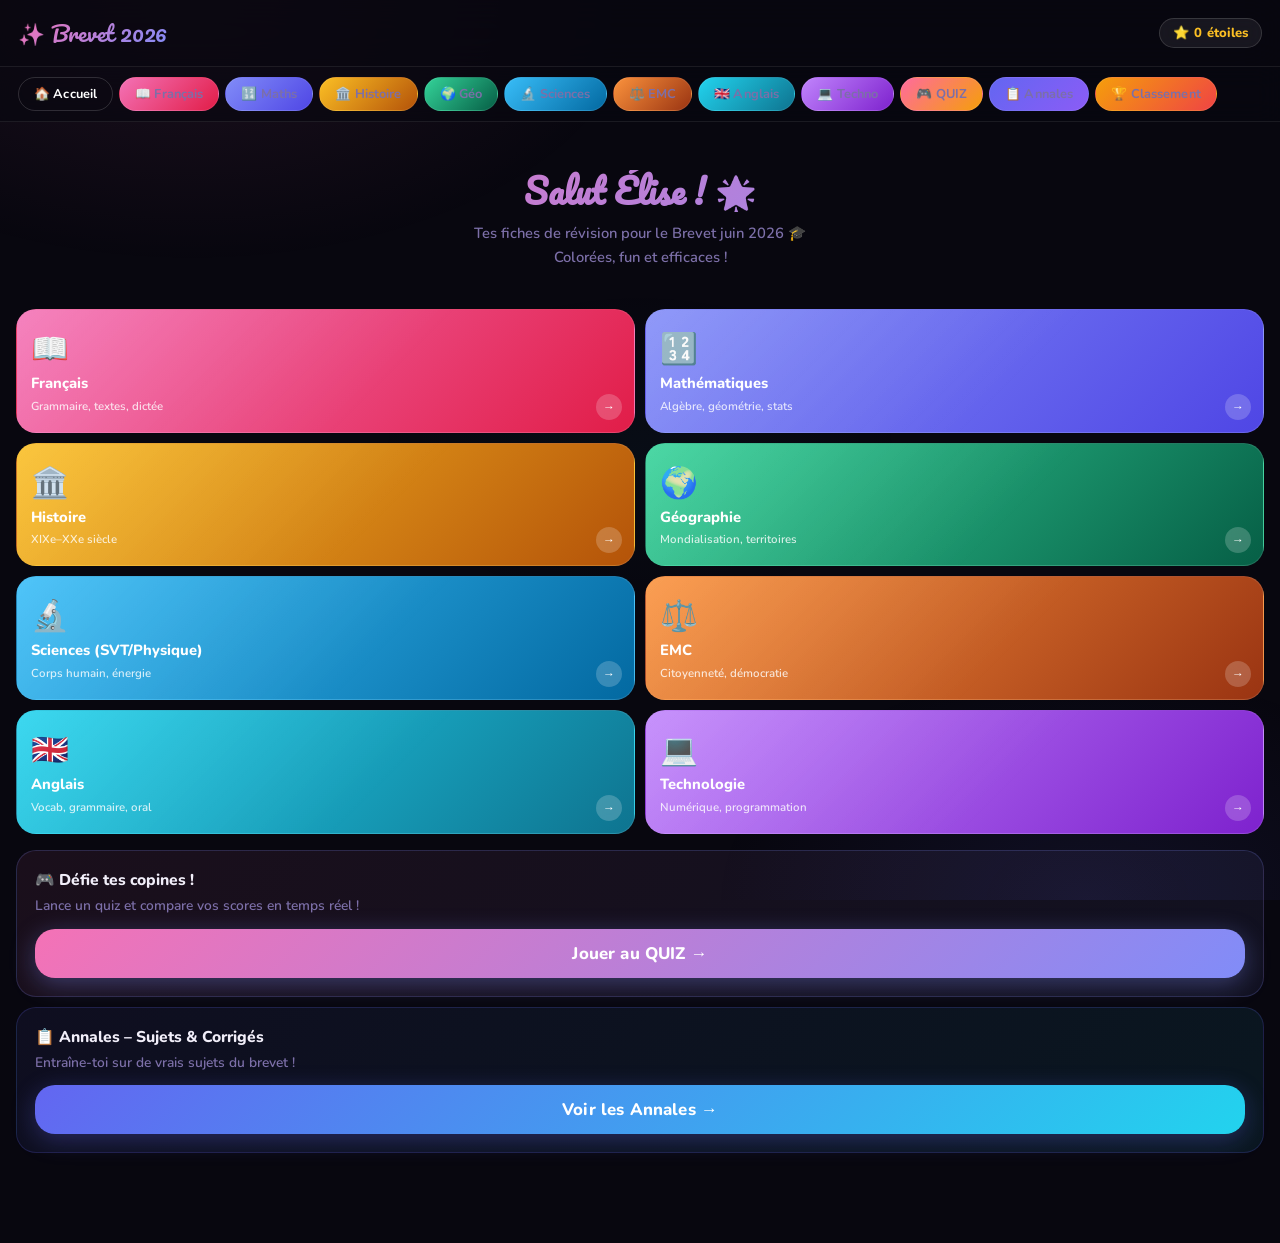
<file: index.html>
<!DOCTYPE html>
<html lang="fr">
<head>
<meta charset="UTF-8">
<meta name="viewport" content="width=device-width, initial-scale=1.0, maximum-scale=1.0">
<title>Brevet 2026 – Fiches d'Élise 🌟</title>
<link href="https://fonts.googleapis.com/css2?family=Inter:wght@400;500;600;700;800;900&family=Nunito:wght@400;600;700;800;900&family=Pacifico&family=DM+Mono:wght@400;500&display=swap" rel="stylesheet">
<style>
:root {
  --rose:    #F472B6;
  --violet:  #818CF8;
  --indigo:  #6366F1;
  --cyan:    #22D3EE;
  --emerald: #34D399;
  --amber:   #FBBF24;
  --coral:   #FB7185;
  --sky:     #38BDF8;

  --bg:      #08070F;
  --surface: rgba(255,255,255,.04);
  --surface2:rgba(255,255,255,.07);
  --border:  rgba(255,255,255,.08);
  --border2: rgba(255,255,255,.14);
  --text:    #F1EEF9;
  --muted:   #7C6FA8;
  --radius:  20px;
  --radius-sm:12px;

  --grad-main: linear-gradient(135deg,#F472B6,#818CF8);
  --grad-quiz: linear-gradient(135deg,#FB7185,#FBBF24);
  --grad-ann:  linear-gradient(135deg,#6366F1,#22D3EE);
  --grad-lb:   linear-gradient(135deg,#FBBF24,#FB7185);
}

*{box-sizing:border-box;margin:0;padding:0;-webkit-tap-highlight-color:transparent;}

body{
  font-family:'Nunito',sans-serif;
  background:var(--bg);
  color:var(--text);
  min-height:100vh;
  overflow-x:hidden;
}

/* ── AMBIENT GLOW ── */
body::before{
  content:'';position:fixed;inset:0;pointer-events:none;z-index:0;
  background:
    radial-gradient(ellipse 55% 45% at 15% 0%,  #F472B618 0%, transparent 65%),
    radial-gradient(ellipse 45% 40% at 85% 100%, #6366F118 0%, transparent 65%),
    radial-gradient(ellipse 35% 30% at 50% 50%,  #22D3EE08 0%, transparent 60%);
}

/* ── HEADER ── */
header{
  position:sticky;top:0;z-index:100;
  background:rgba(8,7,15,.8);
  backdrop-filter:blur(20px);-webkit-backdrop-filter:blur(20px);
  border-bottom:1px solid var(--border);
  padding:14px 18px;
  display:flex;align-items:center;justify-content:space-between;
}
.logo{
  font-family:'Pacifico',cursive;font-size:1.35rem;
  background:var(--grad-main);
  -webkit-background-clip:text;-webkit-text-fill-color:transparent;
  letter-spacing:-.01em;
}
.stars-badge{
  background:var(--surface2);
  border:1px solid var(--border2);
  border-radius:30px;padding:5px 13px;
  font-weight:800;font-size:.82rem;color:var(--amber);
  display:flex;align-items:center;gap:5px;
  backdrop-filter:blur(8px);
}

/* ── NAV TABS ── */
nav{
  display:flex;overflow-x:auto;gap:6px;
  padding:10px 18px;
  scrollbar-width:none;
  background:rgba(8,7,15,.6);
  backdrop-filter:blur(12px);
  border-bottom:1px solid var(--border);
  position:relative;z-index:1;
}
nav::-webkit-scrollbar{display:none;}
.tab{
  flex-shrink:0;padding:7px 15px;border-radius:30px;
  font-weight:700;font-size:.8rem;cursor:pointer;
  border:1px solid transparent;transition:all .22s;
  white-space:nowrap;letter-spacing:.01em;
}
.tab.active{color:#fff;border-color:rgba(255,255,255,.15);}
.tab:not(.active){
  background:var(--surface);color:var(--muted);
  border-color:var(--border);
}
.tab:not(.active):hover{background:var(--surface2);color:var(--text);}

/* ── PAGE ── */
.page{display:none;padding:16px 16px 90px;position:relative;z-index:1;}
.page.active{display:block;}

/* ── HOME HERO ── */
.hero{text-align:center;padding:32px 8px 22px;}
.hero h1{
  font-family:'Pacifico',cursive;font-size:2.1rem;
  background:var(--grad-main);
  -webkit-background-clip:text;-webkit-text-fill-color:transparent;
  line-height:1.25;margin-bottom:10px;
}
.hero p{color:var(--muted);font-size:.92rem;font-weight:600;line-height:1.6;}

/* ── SUBJECTS GRID ── */
.subjects-grid{display:grid;grid-template-columns:1fr 1fr;gap:10px;margin-top:18px;}
.subject-card{
  border-radius:var(--radius);padding:18px 14px;
  cursor:pointer;transition:transform .18s,box-shadow .18s;
  position:relative;overflow:hidden;
  display:flex;flex-direction:column;align-items:flex-start;gap:5px;
  min-height:108px;
  border:1px solid rgba(255,255,255,.1);
}
.subject-card::after{
  content:'';position:absolute;inset:0;
  background:linear-gradient(135deg,rgba(255,255,255,.12) 0%,rgba(255,255,255,0) 60%);
  pointer-events:none;
}
.subject-card:active{transform:scale(.95);}
.subject-card .emoji{font-size:1.9rem;}
.subject-card h3{font-weight:800;font-size:.92rem;line-height:1.2;color:#fff;}
.subject-card p{font-size:.72rem;opacity:.8;font-weight:600;color:#fff;}
.subject-card .arrow{
  position:absolute;right:12px;bottom:12px;
  width:26px;height:26px;border-radius:50%;
  background:rgba(255,255,255,.2);backdrop-filter:blur(4px);
  display:flex;align-items:center;justify-content:center;font-size:.75rem;color:#fff;
}

/* ── FICHE PAGE — reference style ── */
.back-btn{
  display:inline-flex;align-items:center;gap:8px;
  color:var(--muted);font-weight:700;font-size:.88rem;
  cursor:pointer;margin-bottom:18px;
  background:var(--surface);border:1px solid var(--border);
  border-radius:30px;padding:7px 14px;transition:all .2s;
}
.back-btn:hover{color:var(--text);background:var(--surface2);}

/* Fiche header banner */
.fiche-header{
  border-radius:var(--radius);padding:22px 20px;
  margin-bottom:20px;color:#fff;
  position:relative;overflow:hidden;
  border:1px solid rgba(255,255,255,.1);
}
.fiche-header::after{
  content:'';position:absolute;right:-20px;top:-20px;
  width:110px;height:110px;border-radius:50%;
  background:rgba(255,255,255,.07);pointer-events:none;
}
.fiche-header::before{
  content:'';position:absolute;right:40px;bottom:-35px;
  width:150px;height:150px;border-radius:50%;
  background:rgba(255,255,255,.04);pointer-events:none;
}
.fiche-header .big-emoji{font-size:2.4rem;display:block;margin-bottom:10px;position:relative;z-index:1;}
.fiche-header h2{font-size:1.4rem;font-weight:800;line-height:1.2;position:relative;z-index:1;}
.fiche-header p{font-size:.82rem;opacity:.75;margin-top:4px;font-weight:600;position:relative;z-index:1;}

/* Section card — accordion style */
.section-card{
  background:var(--surface);border:1px solid var(--border);
  border-radius:var(--radius);margin-bottom:10px;overflow:hidden;
}
.section-card-header{
  padding:14px 18px;display:flex;align-items:center;justify-content:space-between;
  cursor:pointer;user-select:none;
}
.section-card-header:active{opacity:.8;}
.section-card-header h4{
  font-weight:800;font-size:.92rem;display:flex;align-items:center;gap:10px;
  color:var(--text);
}
.section-card-arrow{font-size:.8rem;color:var(--muted);transition:transform .25s;}
.section-card.open .section-card-arrow{transform:rotate(180deg);}
.section-card-body{
  max-height:0;overflow:hidden;
  transition:max-height .35s cubic-bezier(.4,0,.2,1),padding .3s;
  padding:0 18px;
}
.section-card.open .section-card-body{
  max-height:6000px;padding:0 18px 18px;
}

/* Info block (main content rows) */
.fiche-info-block{
  border-radius:10px;padding:13px 15px;margin-bottom:9px;
  border-left:3px solid;
  font-size:.88rem;line-height:1.65;
}
.fiche-info-title{
  font-size:.7rem;font-weight:800;text-transform:uppercase;
  letter-spacing:.07em;margin-bottom:7px;opacity:.8;
}
.fiche-items{margin:0;padding:0;list-style:none;}
.fiche-items li{
  padding:5px 0 5px 14px;position:relative;
  font-size:.87rem;line-height:1.6;color:#C4BAE0;
  border-bottom:1px solid rgba(255,255,255,.04);
}
.fiche-items li:last-child{border-bottom:none;}
.fiche-items li::before{
  content:'•';position:absolute;left:3px;
  font-weight:900;font-size:.7rem;top:8px;
}

/* Memo block — golden */
.fiche-memo-block{
  background:rgba(251,191,36,.07);
  border:1px solid rgba(251,191,36,.25);
  border-left:3px solid var(--amber);
  border-radius:10px;padding:13px 15px;margin-bottom:8px;
}
.fiche-memo-title{
  font-size:.7rem;font-weight:800;text-transform:uppercase;
  letter-spacing:.07em;color:var(--amber);margin-bottom:7px;
}
.fiche-memo-item{
  font-size:.87rem;line-height:1.6;color:#D8D0EE;
  padding:3px 0 3px 16px;position:relative;
}
.fiche-memo-item::before{content:'→';position:absolute;left:0;color:var(--amber);font-weight:700;font-size:.8rem;}

/* Astuce block — blue accent */
.fiche-astuce{
  background:rgba(129,140,248,.07);
  border:1px solid rgba(129,140,248,.2);
  border-left:3px solid var(--violet);
  border-radius:10px;padding:13px 15px;margin-bottom:8px;
}
.fiche-astuce-title{
  font-size:.7rem;font-weight:800;text-transform:uppercase;
  letter-spacing:.07em;color:var(--violet);margin-bottom:7px;
}
.fiche-astuce-item{
  font-size:.87rem;line-height:1.6;color:#C4BAE0;
  padding:3px 0 3px 16px;position:relative;
}
.fiche-astuce-item::before{content:'★';position:absolute;left:0;color:var(--violet);font-size:.7rem;top:6px;}

/* Def table */
.fiche-def-table{width:100%;border-collapse:collapse;margin:8px 0;font-size:.86rem;}
.fiche-def-table th{
  font-size:.7rem;font-weight:800;text-transform:uppercase;letter-spacing:.06em;
  padding:7px 10px;text-align:left;border-bottom:1px solid var(--border);
  color:var(--muted);
}
.fiche-def-table td{
  padding:8px 10px;border-bottom:1px solid rgba(255,255,255,.05);
  vertical-align:top;line-height:1.5;color:#C4BAE0;
}
.fiche-def-table tr:last-child td{border-bottom:none;}
.fiche-def-table td:first-child{font-weight:700;color:var(--text);white-space:nowrap;font-size:.84rem;}

/* Formula row */
.fiche-formula-row{
  display:flex;align-items:baseline;gap:10px;flex-wrap:wrap;
  padding:7px 0;border-bottom:1px solid rgba(255,255,255,.05);font-size:.87rem;
}
.fiche-formula-row:last-child{border-bottom:none;}
.fiche-formula-label{font-weight:700;color:var(--text);min-width:130px;}
.fiche-formula-val{
  font-family:'DM Mono',monospace;font-size:.84rem;color:var(--cyan);
  background:rgba(34,211,238,.08);border:1px solid rgba(34,211,238,.15);
  border-radius:6px;padding:2px 9px;
}
.fiche-formula-note{font-size:.8rem;color:var(--muted);}

/* Timeline */
.fiche-timeline{position:relative;padding-left:22px;margin:6px 0;}
.fiche-timeline::before{
  content:'';position:absolute;left:7px;top:6px;bottom:6px;
  width:1.5px;background:var(--border);
}
.fiche-tl-item{position:relative;margin-bottom:12px;}
.fiche-tl-item::before{
  content:'';position:absolute;left:-18px;top:6px;
  width:9px;height:9px;border-radius:50%;
  background:var(--bg);border:2px solid var(--violet);
}
.fiche-tl-date{font-size:.74rem;font-weight:700;color:var(--violet);margin-bottom:2px;letter-spacing:.04em;}
.fiche-tl-event{font-size:.88rem;font-weight:700;color:var(--text);line-height:1.3;margin-bottom:2px;}
.fiche-tl-detail{font-size:.82rem;color:var(--muted);line-height:1.5;}

/* Section divider label */
.fiche-section-label{
  font-size:.7rem;font-weight:800;text-transform:uppercase;
  letter-spacing:.08em;color:var(--muted);
  margin:14px 0 8px;padding-left:2px;
}


/* ── QUIZ PAGE ── */
.quiz-intro{text-align:center;padding:22px 8px 16px;}
.quiz-intro h2{
  font-family:'Pacifico',cursive;font-size:1.6rem;
  background:var(--grad-quiz);
  -webkit-background-clip:text;-webkit-text-fill-color:transparent;margin-bottom:8px;
}
.quiz-intro p{color:var(--muted);font-weight:600;font-size:.9rem;margin-bottom:18px;}

.subject-select{display:flex;flex-wrap:wrap;gap:7px;justify-content:center;margin-bottom:18px;}
.subj-pill{
  padding:7px 13px;border-radius:30px;font-weight:700;font-size:.8rem;
  cursor:pointer;border:1.5px solid transparent;transition:all .18s;color:#fff;
  opacity:.55;
}
.subj-pill.selected{opacity:1;transform:scale(1.04);}

.big-btn{
  display:block;width:100%;padding:16px;
  border-radius:var(--radius);border:none;
  font-family:'Nunito',sans-serif;font-weight:800;font-size:1.05rem;
  cursor:pointer;transition:all .18s;color:#fff;
  background:var(--grad-main);
  box-shadow:0 6px 24px rgba(129,140,248,.35);
  letter-spacing:.01em;
}
.big-btn:active{transform:scale(.97);box-shadow:none;}

/* quiz question */
.quiz-q-wrap{max-width:480px;margin:0 auto;}
.quiz-progress{display:flex;align-items:center;gap:10px;margin-bottom:18px;}
.progress-bar{
  flex:1;height:5px;background:rgba(255,255,255,.08);
  border-radius:3px;overflow:hidden;
}
.progress-fill{
  height:100%;border-radius:3px;transition:width .4s ease;
  background:linear-gradient(90deg,var(--rose),var(--violet));
}
.q-num{font-weight:800;font-size:.82rem;color:var(--muted);white-space:nowrap;}

.question-card{
  background:var(--surface);border-radius:var(--radius);
  padding:24px 18px;margin-bottom:12px;
  border:1px solid var(--border);
  font-weight:700;font-size:.98rem;line-height:1.55;text-align:center;
}
.question-card .q-subject{
  font-size:.7rem;font-weight:800;letter-spacing:.08em;text-transform:uppercase;
  margin-bottom:10px;color:var(--violet);
}

.answers{display:flex;flex-direction:column;gap:7px;}
.answer-btn{
  background:var(--surface);border:1px solid var(--border);
  border-radius:var(--radius-sm);padding:14px 16px;
  font-family:'Nunito',sans-serif;font-weight:700;font-size:.9rem;
  color:var(--text);cursor:pointer;text-align:left;transition:all .18s;
}
.answer-btn:hover{background:var(--surface2);border-color:var(--border2);}
.answer-btn:active{transform:scale(.985);}
.answer-btn.correct{
  background:rgba(52,211,153,.1);border-color:var(--emerald);
  color:var(--emerald);
}
.answer-btn.wrong{
  background:rgba(251,113,133,.1);border-color:var(--coral);
  color:var(--coral);
}
.answer-btn.reveal{background:var(--surface);opacity:.35;pointer-events:none;}

.feedback{
  border-radius:var(--radius-sm);padding:12px 16px;margin-top:10px;
  font-weight:700;font-size:.88rem;text-align:center;display:none;
  line-height:1.5;
}
.feedback.show{display:block;}
.feedback.correct-fb{
  background:rgba(52,211,153,.08);color:var(--emerald);
  border:1px solid rgba(52,211,153,.25);
}
.feedback.wrong-fb{
  background:rgba(251,113,133,.08);color:var(--coral);
  border:1px solid rgba(251,113,133,.25);
}

.next-btn{
  margin-top:10px;padding:14px;border-radius:var(--radius-sm);border:none;
  width:100%;font-family:'Nunito',sans-serif;font-weight:800;font-size:.95rem;
  cursor:pointer;color:#fff;display:none;
  background:linear-gradient(135deg,var(--indigo),var(--sky));
}
.next-btn.show{display:block;}

/* results */
.results-wrap{text-align:center;padding:18px 4px;}
.share-box{
  background:var(--surface);border-radius:var(--radius);
  padding:16px;margin-top:14px;border:1px solid var(--border);
}
.share-box h4{font-weight:800;margin-bottom:10px;font-size:.92rem;}
.share-btns{display:flex;gap:7px;flex-wrap:wrap;}
.share-btn{
  flex:1;padding:10px;border-radius:var(--radius-sm);border:none;
  font-family:'Nunito',sans-serif;font-weight:700;font-size:.82rem;
  cursor:pointer;color:#fff;min-width:90px;
}

/* ── SUBJECT COLORS ── */
.c-fr  {background:linear-gradient(135deg,#F472B6,#E11D48);}
.c-math{background:linear-gradient(135deg,#818CF8,#4F46E5);}
.c-hist{background:linear-gradient(135deg,#FBBF24,#B45309);}
.c-geo {background:linear-gradient(135deg,#34D399,#065F46);}
.c-sci {background:linear-gradient(135deg,#38BDF8,#0369A1);}
.c-emc {background:linear-gradient(135deg,#FB923C,#9A3412);}
.c-ang {background:linear-gradient(135deg,#22D3EE,#0E7490);}
.c-tech{background:linear-gradient(135deg,#C084FC,#7E22CE);}

.tab.c-fr  {background:linear-gradient(135deg,#F472B6,#E11D48);}
.tab.c-math{background:linear-gradient(135deg,#818CF8,#4F46E5);}
.tab.c-hist{background:linear-gradient(135deg,#FBBF24,#B45309);}
.tab.c-geo {background:linear-gradient(135deg,#34D399,#065F46);}
.tab.c-sci {background:linear-gradient(135deg,#38BDF8,#0369A1);}
.tab.c-emc {background:linear-gradient(135deg,#FB923C,#9A3412);}
.tab.c-ang {background:linear-gradient(135deg,#22D3EE,#0E7490);}
.tab.c-tech{background:linear-gradient(135deg,#C084FC,#7E22CE);}

/* ── CONFETTI ── */
@keyframes confettiDrop{
  0%{transform:translateY(-10px) rotate(0deg);opacity:1;}
  100%{transform:translateY(100vh) rotate(720deg);opacity:0;}
}
.confetti-piece{
  position:fixed;border-radius:2px;
  animation:confettiDrop 2.5s ease-in forwards;
  pointer-events:none;z-index:999;
}

/* ── BOUNCE ── */
@keyframes bounce{0%,100%{transform:translateY(0);}50%{transform:translateY(-7px);}}
.bounce{animation:bounce 1.1s ease infinite;}

/* ── TOAST ── */
.toast{
  position:fixed;bottom:90px;left:50%;
  transform:translateX(-50%) translateY(14px);
  background:var(--surface2);border:1px solid var(--border2);
  backdrop-filter:blur(16px);
  border-radius:30px;padding:10px 20px;
  font-weight:700;font-size:.88rem;opacity:0;
  transition:all .28s cubic-bezier(.34,1.56,.64,1);
  z-index:300;white-space:nowrap;
}
.toast.show{opacity:1;transform:translateX(-50%) translateY(0);}

/* ── PULSE ── */
@keyframes pulse{
  0%,100%{box-shadow:0 0 0 0 rgba(129,140,248,.4);}
  50%{box-shadow:0 0 0 10px rgba(129,140,248,0);}
}
.pulse{animation:pulse 1.8s infinite;}

/* ── ANNALES ── */
.annale-card{
  background:var(--surface);border-radius:var(--radius);
  margin-bottom:10px;overflow:hidden;border:1px solid var(--border);
}
.annale-header{
  padding:15px 16px;cursor:pointer;
  display:flex;align-items:center;justify-content:space-between;gap:10px;
}
.annale-header:active{opacity:.8;}
.annale-meta{display:flex;align-items:center;gap:10px;flex:1;min-width:0;}
.annale-icon{
  width:42px;height:42px;border-radius:12px;
  display:flex;align-items:center;justify-content:center;
  font-size:1.3rem;flex-shrink:0;
}
.annale-info h3{font-weight:800;font-size:.9rem;margin-bottom:2px;}
.annale-info p{font-size:.76rem;color:var(--muted);font-weight:600;}
.annale-badges{display:flex;gap:4px;flex-wrap:wrap;margin-top:4px;}
.badge{
  display:inline-block;padding:2px 8px;border-radius:30px;
  font-size:.68rem;font-weight:700;
  background:var(--surface2);border:1px solid var(--border);color:var(--muted);
}
.annale-toggle{
  width:26px;height:26px;border-radius:50%;
  background:var(--surface2);border:1px solid var(--border);
  display:flex;align-items:center;justify-content:center;
  font-size:.8rem;flex-shrink:0;transition:transform .28s;
}
.annale-toggle.open{transform:rotate(180deg);}
.annale-body{display:none;padding:0 16px 16px;}
.annale-body.open{display:block;}
.annale-tabs{display:flex;gap:6px;margin-bottom:14px;}
.at-btn{
  flex:1;padding:9px;border-radius:var(--radius-sm);border:none;
  font-family:'Nunito',sans-serif;font-weight:700;font-size:.8rem;
  cursor:pointer;transition:all .18s;
}
.at-btn.enonce{
  background:rgba(99,102,241,.1);color:var(--violet);
  border:1px solid rgba(99,102,241,.25);
}
.at-btn.corrige{
  background:rgba(52,211,153,.1);color:var(--emerald);
  border:1px solid rgba(52,211,153,.25);
}
.at-btn.active-e{background:var(--indigo);color:#fff;border-color:var(--indigo);}
.at-btn.active-c{background:#059669;color:#fff;border-color:#059669;}

.annale-content{font-size:.86rem;font-weight:600;line-height:1.72;}
.annale-content h4{
  font-size:.88rem;font-weight:800;margin:14px 0 8px;
  padding-left:10px;border-left:3px solid;color:var(--text);
}
.annale-content p{margin-bottom:8px;color:#C4BAE0;line-height:1.6;}
.annale-content .question-block{
  background:rgba(99,102,241,.06);border-radius:var(--radius-sm);
  padding:12px;margin-bottom:9px;border-left:2px solid var(--indigo);
}
.annale-content .question-block .qnum{
  font-size:.7rem;font-weight:800;color:var(--violet);
  text-transform:uppercase;letter-spacing:.06em;margin-bottom:4px;
}
.annale-content .corrige-block{
  background:rgba(52,211,153,.06);border-radius:var(--radius-sm);
  padding:12px;margin-bottom:9px;border-left:2px solid var(--emerald);
}
.annale-content .corrige-block .cnum{
  font-size:.7rem;font-weight:800;color:var(--emerald);
  text-transform:uppercase;letter-spacing:.06em;margin-bottom:4px;
}
.annale-content .points{
  display:inline-block;background:rgba(251,191,36,.12);color:var(--amber);
  border-radius:6px;padding:1px 7px;font-size:.7rem;font-weight:800;margin-left:6px;
}
.annale-content .tip-box{
  background:rgba(129,140,248,.08);border-radius:var(--radius-sm);
  padding:11px 14px;border:1px solid rgba(129,140,248,.18);
  margin-top:10px;font-size:.83rem;line-height:1.6;color:#C4BAE0;
}

/* ── CLASSEMENT ── */
.lb-setup{
  background:var(--surface);border-radius:var(--radius);
  padding:18px;margin-bottom:12px;border:1px solid var(--border);
}
.lb-setup h3{font-weight:800;font-size:.98rem;margin-bottom:4px;}
.lb-setup p{font-size:.81rem;color:var(--muted);font-weight:600;margin-bottom:12px;line-height:1.55;}
.lb-input{
  width:100%;padding:11px 14px;border-radius:var(--radius-sm);
  border:1px solid var(--border);background:rgba(255,255,255,.04);
  color:var(--text);font-family:'Nunito',sans-serif;font-weight:700;font-size:.88rem;
  margin-bottom:9px;outline:none;transition:border-color .2s;
}
.lb-input:focus{border-color:var(--violet);}
.lb-input::placeholder{color:var(--muted);}
.lb-save-btn{
  padding:11px 20px;border-radius:var(--radius-sm);border:none;
  background:linear-gradient(135deg,var(--indigo),var(--sky));
  color:#fff;font-family:'Nunito',sans-serif;font-weight:800;font-size:.88rem;cursor:pointer;
}
.lb-refresh-btn{
  display:flex;align-items:center;gap:6px;
  padding:9px 15px;border-radius:var(--radius-sm);
  border:1px solid var(--border);background:var(--surface);
  color:var(--text);font-family:'Nunito',sans-serif;font-weight:700;font-size:.83rem;
  cursor:pointer;margin-bottom:12px;transition:background .18s;
}
.lb-refresh-btn:hover{background:var(--surface2);}
.lb-refresh-btn .spin-icon{display:inline-block;transition:transform .3s;}
.lb-refresh-btn.spinning .spin-icon{animation:lbspin .7s linear infinite;}
@keyframes lbspin{to{transform:rotate(360deg);}}

.lb-card{
  background:var(--surface);border-radius:var(--radius);
  padding:0;margin-bottom:8px;overflow:hidden;
  border:1px solid var(--border);transition:border-color .2s;
}
.lb-card.me{border-color:var(--rose);box-shadow:0 0 20px rgba(244,114,182,.12);}
.lb-row{display:flex;align-items:center;gap:12px;padding:13px 15px;}
.lb-rank{
  width:30px;height:30px;border-radius:50%;
  display:flex;align-items:center;justify-content:center;
  font-weight:900;font-size:.85rem;flex-shrink:0;
}
.lb-rank.gold  {background:linear-gradient(135deg,#FBBF24,#D97706);color:#fff;}
.lb-rank.silver{background:linear-gradient(135deg,#94A3B8,#64748B);color:#fff;}
.lb-rank.bronze{background:linear-gradient(135deg,#FB923C,#C2410C);color:#fff;}
.lb-rank.other {background:var(--surface2);color:var(--muted);}
.lb-info{flex:1;min-width:0;}
.lb-name{font-weight:800;font-size:.92rem;white-space:nowrap;overflow:hidden;text-overflow:ellipsis;}
.lb-detail{font-size:.72rem;color:var(--muted);font-weight:600;margin-top:2px;}
.lb-score-wrap{text-align:right;flex-shrink:0;}
.lb-pct{font-weight:900;font-size:1.15rem;}
.lb-fraction{font-size:.72rem;color:var(--muted);font-weight:700;}
.lb-bar-wrap{height:3px;background:rgba(255,255,255,.05);margin:0 15px 12px;border-radius:2px;overflow:hidden;}
.lb-bar{height:100%;border-radius:2px;background:var(--grad-main);transition:width .6s ease;}
.lb-empty{text-align:center;padding:32px;color:var(--muted);font-weight:700;font-size:.9rem;}
.lb-status{font-size:.76rem;color:var(--muted);font-weight:600;text-align:center;margin-top:6px;}

/* ── MODAL ── */
.modal-overlay{
  position:fixed;inset:0;background:rgba(0,0,0,.7);
  backdrop-filter:blur(8px);-webkit-backdrop-filter:blur(8px);
  display:flex;align-items:center;justify-content:center;z-index:500;padding:20px;
}
.modal-overlay.hidden{display:none;}
.modal-box{
  background:#0E0C1A;border-radius:var(--radius);
  padding:26px 22px;width:100%;max-width:340px;
  border:1px solid var(--border2);
}
.modal-box h3{
  font-family:'Pacifico',cursive;font-size:1.3rem;
  background:var(--grad-main);
  -webkit-background-clip:text;-webkit-text-fill-color:transparent;
  margin-bottom:6px;
}
.modal-box p{font-size:.86rem;color:var(--muted);font-weight:600;margin-bottom:14px;line-height:1.5;}
</style>
</head>
<body>

<header>
  <div class="logo">✨ Brevet 2026</div>
  <div class="stars-badge">⭐ <span id="totalStars">0</span> étoiles</div>
</header>

<nav id="mainNav">
  <div class="tab active" onclick="showPage('home')">🏠 Accueil</div>
  <div class="tab c-fr" onclick="showFiche('fr')">📖 Français</div>
  <div class="tab c-math" onclick="showFiche('math')">🔢 Maths</div>
  <div class="tab c-hist" onclick="showFiche('hist')">🏛️ Histoire</div>
  <div class="tab c-geo" onclick="showFiche('geo')">🌍 Géo</div>
  <div class="tab c-sci" onclick="showFiche('sci')">🔬 Sciences</div>
  <div class="tab c-emc" onclick="showFiche('emc')">⚖️ EMC</div>
  <div class="tab c-ang" onclick="showFiche('ang')">🇬🇧 Anglais</div>
  <div class="tab c-tech" onclick="showFiche('tech')">💻 Techno</div>
  <div class="tab" style="background:linear-gradient(135deg,#FF6B9D,#F59E0B);" onclick="showPage('quiz')">🎮 QUIZ</div>
  <div class="tab" style="background:linear-gradient(135deg,#6366F1,#8B5CF6);" onclick="showPage('annales')">📋 Annales</div>
  <div class="tab" style="background:linear-gradient(135deg,#F59E0B,#EF4444);" onclick="showPage('classement')">🏆 Classement</div>
</nav>

<!-- ═══ HOME ═══ -->
<div class="page active" id="page-home">
  <div class="hero">
    <h1>Salut Élise ! 🌟</h1>
    <p>Tes fiches de révision pour le Brevet juin 2026 🎓<br>Colorées, fun et efficaces !</p>
  </div>
  <div class="subjects-grid">
    <div class="subject-card c-fr" onclick="showFiche('fr')">
      <div class="emoji">📖</div>
      <h3>Français</h3>
      <p>Grammaire, textes, dictée</p>
      <div class="arrow">→</div>
    </div>
    <div class="subject-card c-math" onclick="showFiche('math')">
      <div class="emoji">🔢</div>
      <h3>Mathématiques</h3>
      <p>Algèbre, géométrie, stats</p>
      <div class="arrow">→</div>
    </div>
    <div class="subject-card c-hist" onclick="showFiche('hist')">
      <div class="emoji">🏛️</div>
      <h3>Histoire</h3>
      <p>XIXe–XXe siècle</p>
      <div class="arrow">→</div>
    </div>
    <div class="subject-card c-geo" onclick="showFiche('geo')">
      <div class="emoji">🌍</div>
      <h3>Géographie</h3>
      <p>Mondialisation, territoires</p>
      <div class="arrow">→</div>
    </div>
    <div class="subject-card c-sci" onclick="showFiche('sci')">
      <div class="emoji">🔬</div>
      <h3>Sciences (SVT/Physique)</h3>
      <p>Corps humain, énergie</p>
      <div class="arrow">→</div>
    </div>
    <div class="subject-card c-emc" onclick="showFiche('emc')">
      <div class="emoji">⚖️</div>
      <h3>EMC</h3>
      <p>Citoyenneté, démocratie</p>
      <div class="arrow">→</div>
    </div>
    <div class="subject-card c-ang" onclick="showFiche('ang')">
      <div class="emoji">🇬🇧</div>
      <h3>Anglais</h3>
      <p>Vocab, grammaire, oral</p>
      <div class="arrow">→</div>
    </div>
    <div class="subject-card c-tech" onclick="showFiche('tech')">
      <div class="emoji">💻</div>
      <h3>Technologie</h3>
      <p>Numérique, programmation</p>
      <div class="arrow">→</div>
    </div>
  </div>
  <div style="margin-top:16px;background:linear-gradient(135deg,rgba(244,114,182,.08),rgba(129,140,248,.08));border-radius:var(--radius);padding:18px;border:1px solid rgba(129,140,248,.2);">
    <div style="font-weight:800;font-size:.98rem;margin-bottom:5px;">🎮 Défie tes copines !</div>
    <div style="color:var(--muted);font-size:.86rem;font-weight:600;margin-bottom:13px;line-height:1.5;">Lance un quiz et compare vos scores en temps réel !</div>
    <button class="big-btn pulse" onclick="showPage('quiz')" style="padding:13px;">Jouer au QUIZ →</button>
  </div>
  <div style="margin-top:10px;background:linear-gradient(135deg,rgba(99,102,241,.08),rgba(34,211,238,.08));border-radius:var(--radius);padding:18px;border:1px solid rgba(99,102,241,.2);">
    <div style="font-weight:800;font-size:.98rem;margin-bottom:5px;">📋 Annales – Sujets &amp; Corrigés</div>
    <div style="color:var(--muted);font-size:.86rem;font-weight:600;margin-bottom:13px;">Entraîne-toi sur de vrais sujets du brevet !</div>
    <button class="big-btn" onclick="showPage('annales')" style="padding:13px;background:var(--grad-ann);box-shadow:0 6px 24px rgba(99,102,241,.3);">Voir les Annales →</button>
  </div>
</div>

<!-- ═══ FICHES ═══ -->
<div class="page" id="page-fiche"></div>

<!-- ═══ QUIZ ═══ -->
<div class="page" id="page-quiz">
  <div id="quiz-intro-wrap">
    <div class="quiz-intro">
      <div class="bounce" style="font-size:3rem;margin-bottom:8px;">🎮</div>
      <h2>Quiz du Brevet !</h2>
      <p>Choisis ta/tes matière(s) et réponds le plus vite possible !</p>
    </div>
    <div style="font-weight:800;font-size:.9rem;margin-bottom:10px;color:var(--muted);">📚 Matières :</div>
    <div class="subject-select">
      <div class="subj-pill c-fr selected" data-s="fr" onclick="toggleSubj(this)">📖 Français</div>
      <div class="subj-pill c-math selected" data-s="math" onclick="toggleSubj(this)">🔢 Maths</div>
      <div class="subj-pill c-hist selected" data-s="hist" onclick="toggleSubj(this)">🏛️ Histoire</div>
      <div class="subj-pill c-geo selected" data-s="geo" onclick="toggleSubj(this)">🌍 Géo</div>
      <div class="subj-pill c-sci selected" data-s="sci" onclick="toggleSubj(this)">🔬 Sciences</div>
      <div class="subj-pill c-emc selected" data-s="emc" onclick="toggleSubj(this)">⚖️ EMC</div>
      <div class="subj-pill c-ang selected" data-s="ang" onclick="toggleSubj(this)">🇬🇧 Anglais</div>
      <div class="subj-pill c-tech selected" data-s="tech" onclick="toggleSubj(this)">💻 Techno</div>
    </div>
    <div style="margin-bottom:16px;">
      <div style="font-weight:800;font-size:.9rem;margin-bottom:10px;color:var(--muted);">Nombre de questions :</div>
      <div style="display:grid;grid-template-columns:1fr 1fr;gap:8px;">
        <button class="qcount-btn" data-n="20" onclick="setQCount(20,this)" style="padding:11px;border-radius:var(--radius-sm);border:1px solid var(--rose);background:rgba(244,114,182,.1);color:var(--rose);font-family:Nunito;font-weight:800;font-size:.9rem;cursor:pointer;">20 questions</button>
        <button class="qcount-btn" data-n="30" onclick="setQCount(30,this)" style="padding:11px;border-radius:var(--radius-sm);border:1px solid var(--violet);background:rgba(129,140,248,.1);color:var(--violet);font-family:Nunito;font-weight:800;font-size:.9rem;cursor:pointer;">30 questions</button>
        <button class="qcount-btn" data-n="50" onclick="setQCount(50,this)" style="padding:11px;border-radius:var(--radius-sm);border:1px solid var(--cyan);background:rgba(34,211,238,.1);color:var(--cyan);font-family:Nunito;font-weight:800;font-size:.9rem;cursor:pointer;">50 questions</button>
        <button class="qcount-btn" data-n="100" onclick="setQCount(100,this)" style="padding:11px;border-radius:var(--radius-sm);border:1px solid var(--amber);background:rgba(251,191,36,.1);color:var(--amber);font-family:Nunito;font-weight:800;font-size:.9rem;cursor:pointer;">100 questions 🔥</button>
      </div>
    </div>
    <button class="big-btn" onclick="startQuiz()">🚀 C'est parti !</button>
  </div>
  <div id="quiz-game-wrap" style="display:none;"></div>
  <div id="quiz-results-wrap" style="display:none;"></div>
</div>

<!-- ═══ ANNALES ═══ -->
<div class="page" id="page-annales">
  <div style="text-align:center;padding:20px 0 16px;">
    <div style="font-size:2.5rem;margin-bottom:6px;">📋</div>
    <div style="font-family:'Pacifico',cursive;font-size:1.5rem;background:linear-gradient(135deg,#6366F1,#A855F7);-webkit-background-clip:text;-webkit-text-fill-color:transparent;">Annales du Brevet</div>
    <div style="color:var(--muted);font-size:.88rem;font-weight:600;margin-top:4px;">Sujets officiels + corrigés détaillés</div>
  </div>

  <!-- Filtres matières -->
  <div style="display:flex;gap:8px;overflow-x:auto;padding-bottom:8px;scrollbar-width:none;margin-bottom:16px;" id="annalesFilter">
    <div class="subj-pill" style="background:linear-gradient(135deg,#6366F1,#8B5CF6);color:#fff;flex-shrink:0;" data-filter="all" onclick="filterAnnales('all',this)">🌟 Tout</div>
    <div class="subj-pill c-fr" style="flex-shrink:0;color:#fff;" data-filter="fr" onclick="filterAnnales('fr',this)">📖 Français</div>
    <div class="subj-pill c-math" style="flex-shrink:0;color:#fff;" data-filter="math" onclick="filterAnnales('math',this)">🔢 Maths</div>
    <div class="subj-pill c-hist" style="flex-shrink:0;color:#fff;" data-filter="hist" onclick="filterAnnales('hist',this)">🏛️ Histoire-Géo</div>
    <div class="subj-pill c-sci" style="flex-shrink:0;color:#fff;" data-filter="sci" onclick="filterAnnales('sci',this)">🔬 Sciences</div>
  </div>

  <div id="annalesContainer"></div>
</div>

<!-- ═══ CLASSEMENT ═══ -->
<div class="page" id="page-classement">
  <div style="text-align:center;padding:20px 0 14px;">
    <div style="font-size:2.5rem;margin-bottom:6px;">🏆</div>
    <div style="font-family:'Pacifico',cursive;font-size:1.5rem;background:linear-gradient(135deg,#F59E0B,#EF4444);-webkit-background-clip:text;-webkit-text-fill-color:transparent;">Classement</div>
    <div style="color:var(--muted);font-size:.88rem;font-weight:600;margin-top:4px;">Scores en temps réel avec tes copines 👯</div>
  </div>

  <!-- Config GitHub Gist -->
  <div class="lb-setup" id="lb-setup-box">
    <h3>⚙️ Configuration GitHub</h3>
    <p>Pour synchroniser les scores, connecte un <strong>GitHub Gist</strong> (gratuit !). Crée un Gist sur github.com/gist, puis colle ton token et l'ID du Gist ici. Une seule personne configure, les autres mettent juste leur prénom !</p>
    <input class="lb-input" id="lb-token" type="password" placeholder="Token GitHub (ghp_xxxx…)" autocomplete="off">
    <input class="lb-input" id="lb-gist-id" type="text" placeholder="ID du Gist (ex: a1b2c3d4e5f6…)" autocomplete="off">
    <div style="display:flex;gap:8px;align-items:center;flex-wrap:wrap;">
      <button class="lb-save-btn" onclick="saveGistConfig()">💾 Sauvegarder</button>
      <a href="https://gist.github.com" target="_blank" style="font-size:.8rem;color:var(--violet);font-weight:700;text-decoration:none;">📎 Créer un Gist →</a>
      <a href="https://github.com/settings/tokens" target="_blank" style="font-size:.8rem;color:var(--cyan);font-weight:700;text-decoration:none;">🔑 Créer un token →</a>
    </div>
    <div style="font-size:.75rem;color:var(--muted);margin-top:10px;font-weight:600;line-height:1.6;">
      💡 Token requis : permissions <strong>gist</strong> uniquement. Partage l'ID du Gist (pas le token !) avec tes copines.
    </div>
  </div>

  <!-- Nom du joueur -->
  <div class="lb-setup" style="display:flex;align-items:center;gap:12px;flex-wrap:wrap;">
    <div style="flex:1;min-width:150px;">
      <div style="font-weight:800;font-size:.88rem;margin-bottom:6px;">👤 Ton prénom</div>
      <input class="lb-input" id="lb-name-input" placeholder="ex : Élise, Zoé, Léa…" style="margin-bottom:0;" oninput="saveName()">
    </div>
    <button class="lb-refresh-btn" onclick="loadLeaderboard(true)" style="margin-bottom:0;align-self:flex-end;">
      <span class="spin-icon">🔄</span> Actualiser
    </button>
  </div>

  <div id="lb-status-msg" class="lb-status"></div>
  <div id="lb-list"></div>
</div>

<!-- Modal saisie prénom avant quiz -->
<div class="modal-overlay hidden" id="nameModal">
  <div class="modal-box">
    <div style="font-size:2rem;margin-bottom:6px;">✏️</div>
    <h3>Ton prénom ?</h3>
    <p>Pour apparaître dans le classement, entre ton prénom avant de commencer !</p>
    <input class="lb-input" id="modal-name-input" placeholder="ex : Élise, Zoé, Léa…" maxlength="20">
    <div style="display:flex;gap:8px;margin-top:4px;">
      <button class="lb-save-btn" style="flex:1;" onclick="confirmModalName()">🚀 C'est parti !</button>
      <button onclick="closeModal()" style="padding:11px 16px;border-radius:12px;border:1px solid rgba(255,255,255,.1);background:transparent;color:var(--muted);font-family:Nunito;font-weight:700;cursor:pointer;">Passer</button>
    </div>
  </div>
</div>

<div class="toast" id="toast"></div>

<script>
// ─── DATA ────────────────────────────────────────────────────────────────────

// ─── FICHES DATA (rich content) ───────────────────────────────────────────────
const FICHES = {
  fr: {
    name:'Français', emoji:'📖', color:'linear-gradient(135deg,#E11D48,#F472B6)',
    fiches:[
      {title:'Analyser un texte — Méthode complète', content:`<div class="sub-section"><div class="sub-section-title">Les 6 étapes de lecture</div><div class="info-block" style="background:rgba(244,114,182,.07);border-color:#F472B6"><ul><li><strong>Étape 1 — Lecture globale :</strong> Lire sans s'arrêter pour saisir le sens d'ensemble.</li><li><strong>Étape 2 — Genre et type :</strong> Narratif / descriptif / argumentatif / poétique / théâtral ?</li><li><strong>Étape 3 — Contexte énonciatif :</strong> Qui parle ? À qui ? Narrateur, focalisation.</li><li><strong>Étape 4 — Champ lexical dominant :</strong> Souligner les mots du même thème.</li><li><strong>Étape 5 — Procédés stylistiques :</strong> Relever + nommer + expliquer l'EFFET sur le lecteur.</li><li><strong>Étape 6 — Interprétation :</strong> Quelle vision du monde l'auteur exprime-t-il ?</li></ul></div></div><div class="sub-section"><div class="sub-section-title">Figures de style — tableau complet</div><table class="def-table"><thead><tr><th>Figure</th><th>Définition</th><th>Exemple + effet</th></tr></thead><tbody><tr><td class="key">Métaphore</td><td>Comparaison sans outil</td><td>« La vie est un naufrage » → image forte</td></tr><tr><td class="key">Comparaison</td><td>Rapprochement avec outil (comme, tel…)</td><td>« Courageux comme un lion »</td></tr><tr><td class="key">Personnification</td><td>Donner vie à une chose</td><td>« Le vent gémissait » → atmosphère animée</td></tr><tr><td class="key">Hyperbole</td><td>Exagération volontaire</td><td>« Je meurs de faim »</td></tr><tr><td class="key">Antithèse</td><td>Opposition de deux idées</td><td>« Il faisait beau et terrible »</td></tr><tr><td class="key">Anaphore</td><td>Répétition en début de phrase</td><td>« Je veux… Je veux… » → obsession, rythme</td></tr><tr><td class="key">Oxymore</td><td>Alliance de mots contraires</td><td>« Cette obscure clarté »</td></tr><tr><td class="key">Allitération</td><td>Répétition d'une consonne</td><td>« Pour qui sont ces serpents… »</td></tr><tr><td class="key">Chiasme</td><td>Inversion croisée A-B-B-A</td><td>« Manger pour vivre / vivre pour manger »</td></tr><tr><td class="key">Euphémisme</td><td>Atténuer une réalité dure</td><td>« Il nous a quittés »</td></tr><tr><td class="key">Litote</td><td>Dire moins pour exprimer plus</td><td>« Va, je ne te hais point » = je t'aime</td></tr></tbody></table></div><div class="sub-section"><div class="sub-section-title">Registres littéraires</div><table class="def-table"><thead><tr><th>Registre</th><th>Caractéristiques</th><th>Indices repérables</th></tr></thead><tbody><tr><td class="key">Lyrique</td><td>Expression des émotions intimes</td><td>Champs lex. : cœur, larmes, âme · Pronoms je/tu</td></tr><tr><td class="key">Épique</td><td>Héroïsme, combat, grandeur</td><td>Hyperboles, comparaisons guerrières</td></tr><tr><td class="key">Tragique</td><td>Destin inéluctable, mort</td><td>« destin », « condamné », « impossible »</td></tr><tr><td class="key">Comique</td><td>Déclenche le rire</td><td>Quiproquo, répétition, ironie</td></tr><tr><td class="key">Fantastique</td><td>Hésitation réel / surnaturel</td><td>Doute du narrateur, vocabulaire de l'étrange</td></tr></tbody></table></div><div class="astuce"><div class="astuce-title">★ Astuces brevet</div><ul><li>Accord PP avec avoir : demander « quoi/qui ? » après le verbe → si la réponse est avant = accord</li><li>Subjonctif : méfier de « espérer que » → indicatif ! (J'espère qu'il viendra)</li><li>Voix passive : sujet + être conjugué + participe passé accordé + (par + agent)</li></ul></div>`},
      {title:'Grammaire — Temps, accords, homophones', content:`<div class="sub-section"><div class="sub-section-title">Temps du récit</div><table class="def-table"><thead><tr><th>Temps</th><th>Emploi dans le récit</th></tr></thead><tbody><tr><td><strong>Passé simple</strong></td><td>Action principale, ponctuelle, terminée. Premier plan du récit.</td></tr><tr><td><strong>Imparfait</strong></td><td>Description, habitude, action de fond, second plan.</td></tr><tr><td><strong>Plus-que-parfait</strong></td><td>Action antérieure à une autre action passée.</td></tr><tr><td><strong>Présent de narration</strong></td><td>Présent utilisé pour rendre le récit plus vivant et dynamique.</td></tr></tbody></table><div class="memo-block"><div class="memo-block-title">Accord du participe passé</div><div class="memo-item"><strong>Avec être :</strong> Accord avec le sujet. Elle est partie. Ils sont arrivés.</div><div class="memo-item"><strong>Avec avoir :</strong> Accord avec le COD si placé AVANT le verbe. La robe que j'ai mise.</div><div class="memo-item"><strong>Test :</strong> Demander « quoi ? » ou « qui ? » après le verbe → si la réponse est avant = accord !</div></div></div><div class="sub-section"><div class="sub-section-title">Subjonctif présent — emploi</div><table class="def-table"><thead><tr><th>Contexte</th><th>Exemple</th></tr></thead><tbody><tr><td><strong>Verbes de volonté</strong> (vouloir, souhaiter…)</td><td>Je veux que tu viennes.</td></tr><tr><td><strong>Verbes de doute</strong> (douter, nier…)</td><td>Je doute qu'il soit là.</td></tr><tr><td><strong>Conjonctions</strong> (bien que, pour que…)</td><td>Bien qu'il pleuve.</td></tr><tr><td><strong>⚠️ Piège</strong> : « après que » → indicatif !</td><td>Après qu'il est parti.</td></tr></tbody></table><div class="memo-block"><div class="memo-block-title">Irréguliers à mémoriser</div><div class="memo-item">être : que je sois · avoir : que j'aie</div><div class="memo-item">faire : que je fasse · aller : que j'aille · pouvoir : que je puisse</div></div></div><div class="sub-section"><div class="sub-section-title">Homophones — tableau complet</div><table class="def-table"><thead><tr><th>Homophone</th><th>Test / Règle</th></tr></thead><tbody><tr><td class="key">a / à</td><td>Remplacer par avait → « a » si ça marche</td></tr><tr><td class="key">on / ont</td><td>Remplacer par ils ont → « ont » si ça marche</td></tr><tr><td class="key">ce / se</td><td>ce = démonstratif. se = pronom réfléchi</td></tr><tr><td class="key">leur / leurs</td><td>leur = pronom (invariable) / leurs = adjectif (pluriel)</td></tr><tr><td class="key">quand / quant / qu'en</td><td>quand = moment · quant à = en ce qui concerne · qu'en = que + en</td></tr></tbody></table></div><div class="astuce"><div class="astuce-title">★ Astuces brevet</div><ul><li>Passé simple : reconnaissable à ses terminaisons -a, -as, -a, -âmes, -âtes, -èrent</li><li>Ne jamais écrire -ais au passé simple : confusion avec l'imparfait</li><li>Subordonnée relative : qui (sujet), que (COD), dont, où</li></ul></div>`},
      {title:'La rédaction — structure et registres', content:`<div class="sub-section"><div class="sub-section-title">Structure d'un texte narratif</div><div class="info-block" style="background:rgba(244,114,182,.07);border-color:#F472B6"><ul><li><strong>Situation initiale :</strong> Lieu, temps, personnages → imparfait de description.</li><li><strong>Élément perturbateur :</strong> Événement qui brise l'équilibre → passé simple.</li><li><strong>Péripéties :</strong> Alterner imparfait (durée) et passé simple (action).</li><li><strong>Résolution :</strong> Comment le problème est résolu.</li><li><strong>Situation finale :</strong> Chute : phrase courte + image forte.</li></ul></div></div><div class="sub-section"><div class="sub-section-title">Structure d'un texte argumentatif</div><div class="info-block" style="background:rgba(244,114,182,.07);border-color:#F472B6"><ul><li><strong>Introduction :</strong> Accroche → problématique → annonce du plan.</li><li><strong>Thèse (§ 1) :</strong> Affirmation + argument + exemple concret.</li><li><strong>Antithèse (§ 2) :</strong> Point de vue contraire + argument + exemple.</li><li><strong>Conclusion :</strong> Réconcilier + prise de position nuancée.</li></ul></div></div><div class="sub-section"><div class="sub-section-title">Connecteurs logiques</div><table class="def-table"><thead><tr><th>Relation</th><th>Connecteurs</th></tr></thead><tbody><tr><td><strong>Addition</strong></td><td>de plus, en outre, par ailleurs, également</td></tr><tr><td><strong>Opposition</strong></td><td>mais, cependant, néanmoins, en revanche, or, pourtant</td></tr><tr><td><strong>Cause</strong></td><td>car, puisque, en effet, étant donné que</td></tr><tr><td><strong>Conséquence</strong></td><td>donc, ainsi, par conséquent, c'est pourquoi</td></tr><tr><td><strong>Illustration</strong></td><td>par exemple, notamment, c'est le cas de</td></tr><tr><td><strong>Concession</strong></td><td>certes, il est vrai que, bien que (+subj.), même si</td></tr><tr><td><strong>Conclusion</strong></td><td>en conclusion, finalement, en somme, bref</td></tr></tbody></table></div><div class="memo-block"><div class="memo-block-title">Critères de correction d'une rédaction</div><div class="memo-item">Respect de la consigne (type de texte, longueur, éléments imposés)</div><div class="memo-item">Cohérence et progression narrative ou argumentative</div><div class="memo-item">Richesse du vocabulaire (éviter les répétitions)</div><div class="memo-item">Correction de la langue : orthographe, grammaire, ponctuation</div><div class="memo-item">Qualité stylistique : au moins 2 figures de style identifiables</div></div><div class="astuce"><div class="astuce-title">★ Astuces brevet</div><ul><li>Écrire la 1ère et la dernière phrase au brouillon → le reste s'organise</li><li>Éviter : « alors », « et puis », « très » → chercher un équivalent plus riche</li><li>Incipit accrocheur = in medias res ou description atmosphérique</li><li>Relire en 3 passes : sens global / grammaire / orthographe</li></ul></div>`},
    ]
  },
  math: {
    name:'Mathématiques', emoji:'🔢', color:'linear-gradient(135deg,#4F46E5,#818CF8)',
    fiches:[
      {title:'Algèbre — Identités et équations', content:`<div class="sub-section"><div class="sub-section-title">Identités remarquables</div><div class="formula-row"><div class="formula-label">(a + b)²</div><div class="formula-val">= a² + 2ab + b²</div></div><div class="formula-row"><div class="formula-label">(a − b)²</div><div class="formula-val">= a² − 2ab + b²</div></div><div class="formula-row"><div class="formula-label">(a + b)(a − b)</div><div class="formula-val">= a² − b²   ← très utilisée au brevet !</div></div><div class="memo-block"><div class="memo-block-title">Méthode</div><div class="memo-item">Développer = appliquer la formule terme par terme</div><div class="memo-item">Réduire = regrouper les termes de même degré</div><div class="memo-item">VÉRIFIER en redéveloppant mentalement le résultat factorisé</div></div></div><div class="sub-section"><div class="sub-section-title">Factorisation — ordre de priorité</div><div class="info-block" style="background:rgba(129,140,248,.07);border-color:#818CF8"><ul><li><strong>1. Facteur commun :</strong> 3x² − 12x = 3x(x − 4)</li><li><strong>2. Différence de carrés :</strong> a² − b² = (a+b)(a−b). Ex: 4x²−9 = (2x−3)(2x+3)</li><li><strong>3. Carré parfait :</strong> a²+2ab+b² = (a+b)². Ex: x²+6x+9 = (x+3)²</li></ul></div></div><div class="sub-section"><div class="sub-section-title">Équations — méthodes</div><table class="def-table"><thead><tr><th>Type</th><th>Méthode</th><th>Exemple</th></tr></thead><tbody><tr><td><strong>1er degré</strong></td><td>Développer → rassembler x → diviser</td><td>3x−7=2x+5 → x=12</td></tr><tr><td><strong>Produit nul</strong></td><td>A×B=0 → A=0 OU B=0</td><td>(x−4)(2x+1)=0 → x=4 ou x=−½</td></tr><tr><td><strong>Système 2×2</strong></td><td>Substitution ou combinaison linéaire</td><td>{ 2x+y=7 ; x−y=2 } → additionner</td></tr></tbody></table></div><div class="astuce"><div class="astuce-title">★ Astuces brevet</div><ul><li>TOUJOURS vérifier la solution en la remplaçant dans l'équation de départ</li><li>Produit nul : ne jamais diviser par un facteur contenant x</li><li>Les points intermédiaires comptent même si la réponse finale est fausse</li></ul></div>`},
      {title:'Géométrie — Pythagore · Thalès · Trigonométrie', content:`<div class="sub-section"><div class="sub-section-title">Théorèmes fondamentaux</div><table class="def-table"><thead><tr><th>Théorème</th><th>Formule / Condition</th><th>Piège</th></tr></thead><tbody><tr><td><strong>Pythagore</strong></td><td>Triangle rectangle en A : BC² = AB² + AC²</td><td>Identifier l'angle droit avant d'écrire !</td></tr><tr><td><strong>Réciproque</strong></td><td>Si BC²=AB²+AC² → angle droit en A</td><td>C'est bien le plus grand côté² à gauche</td></tr><tr><td><strong>Thalès</strong></td><td>Si (DE)//(BC) : AD/AB = AE/AC = DE/BC</td><td>Nommer les points dans l'ordre !</td></tr></tbody></table></div><div class="sub-section"><div class="sub-section-title">Trigonométrie dans le triangle rectangle</div><div class="formula-row"><div class="formula-label">sin(α)</div><div class="formula-val">= côté opposé / hypoténuse</div></div><div class="formula-row"><div class="formula-label">cos(α)</div><div class="formula-val">= côté adjacent / hypoténuse</div></div><div class="formula-row"><div class="formula-label">tan(α)</div><div class="formula-val">= côté opposé / côté adjacent</div></div><div class="memo-block"><div class="memo-block-title">Mémo SOH-CAH-TOA</div><div class="memo-item">Sin = Opposé / Hypoténuse</div><div class="memo-item">Cos = Adjacent / Hypoténuse</div><div class="memo-item">Tan = Opposé / Adjacent</div></div></div><div class="sub-section"><div class="sub-section-title">Aires & Volumes</div><div class="formula-row"><div class="formula-label">Aire triangle</div><div class="formula-val">= ½ × base × hauteur</div></div><div class="formula-row"><div class="formula-label">Aire trapèze</div><div class="formula-val">= ½ × (b₁ + b₂) × h</div></div><div class="formula-row"><div class="formula-label">Aire disque</div><div class="formula-val">= π × r²</div></div><div class="formula-row"><div class="formula-label">Périmètre cercle</div><div class="formula-val">= 2 × π × r</div></div><div class="formula-row"><div class="formula-label">Volume cylindre</div><div class="formula-val">= π × r² × h</div></div><div class="formula-row"><div class="formula-label">Volume cône</div><div class="formula-val">= ⅓ × π × r² × h</div></div><div class="formula-row"><div class="formula-label">Volume sphère</div><div class="formula-val">= 4/3 × π × r³</div></div></div><div class="astuce"><div class="astuce-title">★ Astuces brevet</div><ul><li>Pythagore : nommer les 3 côtés et identifier l'angle droit avant tout</li><li>Thalès : les rapports doivent partir du même sommet</li><li>Volumes : convertir les unités AVANT de calculer</li></ul></div>`},
      {title:'Probabilités & Statistiques', content:`<div class="sub-section"><div class="sub-section-title">Probabilités</div><div class="formula-row"><div class="formula-label">Probabilité</div><div class="formula-val">P(A) = cas favorables / cas possibles</div></div><div class="info-block" style="background:rgba(129,140,248,.07);border-color:#818CF8"><ul><li><strong>Propriétés :</strong> 0 ≤ P(A) ≤ 1 · P(certain)=1 · P(impossible)=0</li><li><strong>Complémentaire :</strong> P(non A) = 1 − P(A) ← très utile !</li><li><strong>Avec remise :</strong> Tirages indépendants → multiplier les probabilités</li><li><strong>Sans remise :</strong> La probabilité change à chaque tirage → recalculer</li><li><strong>Somme des proba :</strong> Toujours = 1</li></ul></div></div><div class="sub-section"><div class="sub-section-title">Statistiques — indicateurs</div><table class="def-table"><thead><tr><th>Indicateur</th><th>Définition</th><th>Calcul</th></tr></thead><tbody><tr><td><strong>Moyenne</strong></td><td>Valeur centrale calculée</td><td>Somme des valeurs ÷ effectif total</td></tr><tr><td><strong>Médiane</strong></td><td>Coupe la série en deux moitiés</td><td>Trier → valeur centrale (n pair : moyenne des 2 centrales)</td></tr><tr><td><strong>Mode</strong></td><td>Valeur la plus fréquente</td><td>La valeur qui apparaît le plus souvent</td></tr><tr><td><strong>Étendue</strong></td><td>Mesure de la dispersion</td><td>Valeur max − valeur min</td></tr><tr><td><strong>Fréquence</strong></td><td>Part d'un effectif</td><td>Effectif de la classe ÷ effectif total (× 100 pour %)</td></tr></tbody></table></div><div class="astuce"><div class="astuce-title">★ Astuces brevet</div><ul><li>Vérifier que la somme de toutes les probabilités = 1</li><li>Médiane : TRIER la série dans l'ordre avant de chercher !</li><li>Diagramme circulaire : angle = fréquence × 360°</li></ul></div>`},
    ]
  },
  hist: {
    name:'Histoire-Géographie', emoji:'🏛️', color:'linear-gradient(135deg,#B45309,#FBBF24)',
    fiches:[
      {title:'Les deux Guerres mondiales — XXe siècle', content:`<div class="sub-section"><div class="sub-section-title">Première Guerre mondiale (1914-1918)</div><div class="info-block" style="background:rgba(251,191,36,.07);border-color:#FBBF24"><ul><li><strong>Causes :</strong> Nationalisme, alliances rigides (Triple Entente vs Triple Alliance), assassinat de François-Ferdinand (28 juin 1914, Sarajevo).</li><li><strong>Alliances :</strong> Triple Entente (France, Royaume-Uni, Russie) vs Triple Alliance (Allemagne, Autriche-Hongrie, Italie).</li><li><strong>Phases :</strong> Guerre de mouvement (1914) → Guerre de tranchées (1915-1917) → Offensive alliée (1918).</li><li><strong>Génocide arménien (1915) :</strong> 1er génocide du XXe s. ~1 à 1,5 million de victimes. Empire ottoman.</li><li><strong>Fin :</strong> Armistice 11 novembre 1918. Traité de Versailles (1919).</li><li><strong>Bilan :</strong> ~18 millions de morts.</li></ul></div></div><div class="sub-section"><div class="sub-section-title">Seconde Guerre mondiale (1939-1945)</div><div class="info-block" style="background:rgba(251,191,36,.07);border-color:#FBBF24"><ul><li><strong>Contexte :</strong> Montée du nazisme (Hitler, 1933), crise économique, échec de la SDN.</li><li><strong>1939 :</strong> Invasion de la Pologne → France et RU déclarent la guerre.</li><li><strong>1940 :</strong> Blitzkrieg → chute de la France. Armistice de Pétain. Appel du 18 juin (De Gaulle, Londres).</li><li><strong>Résistance :</strong> France Libre (De Gaulle), maquis, Jean Moulin, CNR (1943).</li><li><strong>1944-1945 :</strong> Débarquement en Normandie (6 juin 1944), Libération de Paris (août 1944), capitulation allemande (8 mai 1945), bombes atomiques Hiroshima et Nagasaki.</li><li><strong>Bilan :</strong> ~60 millions de morts, majorité de civils.</li></ul></div></div><div class="sub-section"><div class="sub-section-title">La Shoah</div><div class="info-block" style="background:rgba(251,191,36,.07);border-color:#FBBF24"><ul><li><strong>Définition :</strong> Génocide systématique des Juifs d'Europe par le régime nazi. ~6 millions de victimes.</li><li><strong>Mise en place :</strong> Lois de Nuremberg (1935) → Nuit de Cristal (1938) → Conférence de Wannsee (jan. 1942) : « solution finale ».</li><li><strong>Méthodes :</strong> Ghettos, Einsatzgruppen, camps de concentration et d'extermination (Auschwitz-Birkenau, Treblinka…).</li><li><strong>Mémoire :</strong> Procès de Nuremberg (1945-46) → crime contre l'humanité.</li></ul></div></div><div class="astuce"><div class="astuce-title">★ Astuces brevet</div><ul><li>8 dates clés : 1914, 11/11/1918, 1919, 1939, 18/06/1940, 20/01/1942, 6/06/1944, 8/05/1945</li><li>Génocide ≠ massacre : génocide = intention délibérée d'exterminer un groupe entier</li></ul></div>`},
      {title:'Guerre froide & Construction européenne', content:`<div class="sub-section"><div class="sub-section-title">La Guerre froide (1947-1991)</div><div class="info-block" style="background:rgba(251,191,36,.07);border-color:#FBBF24"><ul><li><strong>Définition :</strong> Affrontement indirect entre USA (capitalisme) et URSS (communisme). Pas de guerre directe.</li><li><strong>Deux blocs :</strong> Bloc occidental (OTAN, Plan Marshall) vs Bloc soviétique (Pacte de Varsovie).</li><li><strong>Berlin :</strong> Blocus (1948), Mur de Berlin (1961) → symbole du Rideau de fer.</li><li><strong>Crises majeures :</strong> Corée (1950-53), Cuba (1962, risque nucléaire max), Vietnam (1955-75).</li><li><strong>Fin :</strong> Gorbatchev → Chute du Mur (9/11/1989) → Dissolution de l'URSS (25/12/1991).</li></ul></div></div><div class="sub-section"><div class="sub-section-title">Construction européenne</div><table class="def-table"><thead><tr><th>Date</th><th>Étape</th></tr></thead><tbody><tr><td class="key">1951</td><td>CECA — 6 pays fondateurs</td></tr><tr><td class="key">1957</td><td>Traité de Rome → CEE. Marché commun.</td></tr><tr><td class="key">1985</td><td>Accords de Schengen → libre circulation</td></tr><tr><td class="key">1993</td><td>Traité de Maastricht → Union Européenne</td></tr><tr><td class="key">1999-2002</td><td>Euro : monnaie unique (20 pays actuellement)</td></tr></tbody></table></div><div class="astuce"><div class="astuce-title">★ Astuces brevet</div><ul><li>Guerre froide : toujours expliquer pourquoi « froide » (pas de conflit direct)</li><li>Mur de Berlin : construit en 1961, tombé en 1989</li><li>L'UE compte 27 membres depuis le Brexit (2020)</li></ul></div>`},
      {title:'Géographie & EMC — Mondialisation & Institutions', content:`<div class="sub-section"><div class="sub-section-title">La mondialisation</div><table class="def-table"><thead><tr><th>Concept</th><th>Définition + exemples</th></tr></thead><tbody><tr><td><strong>Mondialisation</strong></td><td>Intensification des échanges (biens, services, capitaux, personnes) à l'échelle planétaire.</td></tr><tr><td><strong>FTN</strong></td><td>Firme TransNationale présente dans plusieurs pays. Ex : Apple, Toyota, Total.</td></tr><tr><td><strong>Métropole mondiale</strong></td><td>Ville concentrant les fonctions de commandement. Ex : New York, Londres, Tokyo, Paris.</td></tr><tr><td><strong>Littoralisation</strong></td><td>Concentration des activités sur les littoraux pour faciliter le transport maritime.</td></tr></tbody></table></div><div class="sub-section"><div class="sub-section-title">Développement durable — 3 piliers</div><div class="info-block" style="background:rgba(251,191,36,.07);border-color:#FBBF24"><ul><li><strong>Définition :</strong> « Répondre aux besoins du présent sans compromettre les générations futures. » (Brundtland, 1987)</li><li><strong>Pilier économique :</strong> Croissance, efficacité, richesses.</li><li><strong>Pilier social :</strong> Équité, inégalités, éducation et santé pour tous.</li><li><strong>Pilier environnemental :</strong> Préservation des ressources, biodiversité, climat.</li></ul></div></div><div class="sub-section"><div class="sub-section-title">EMC — Institutions Ve République</div><table class="def-table"><thead><tr><th>Institution</th><th>Composition</th><th>Rôle</th></tr></thead><tbody><tr><td><strong>Président</strong></td><td>Élu au SUD, 5 ans, max 2 mandats</td><td>Chef de l'État, nomme le PM</td></tr><tr><td><strong>Premier ministre</strong></td><td>Nommé par le Président</td><td>Dirige le gouvernement</td></tr><tr><td><strong>Assemblée nationale</strong></td><td>577 députés, 5 ans</td><td>Vote les lois</td></tr><tr><td><strong>Sénat</strong></td><td>348 sénateurs, 6 ans</td><td>Chambre haute, représente les territoires</td></tr></tbody></table><div class="memo-block"><div class="memo-block-title">Textes fondamentaux</div><div class="memo-item"><strong>DDHC (1789) :</strong> Liberté, Égalité, Souveraineté nationale.</div><div class="memo-item"><strong>Loi de 1905 :</strong> Séparation de l'Église et de l'État = Laïcité.</div><div class="memo-item"><strong>DUDH (1948) :</strong> 30 articles. ONU. Droits universels.</div><div class="memo-item"><strong>CIDE (1989) :</strong> Droits de l'Enfant. Éducation, protection, santé.</div></div></div><div class="astuce"><div class="astuce-title">★ Astuces brevet</div><ul><li>Croquis géo : titre précis + légende + orientation = points assurés</li><li>Laïcité ≠ anti-religion : séparation de l'État et des religions</li></ul></div>`},
    ]
  },
  geo: {
    name:'Géographie', emoji:'🌍', color:'linear-gradient(135deg,#065F46,#34D399)',
    fiches:[
      {title:'Mondialisation, inégalités & territoire français', content:`<div class="sub-section"><div class="sub-section-title">Acteurs de la mondialisation</div><div class="info-block" style="background:rgba(52,211,153,.07);border-color:#34D399"><ul><li><strong>États :</strong> Régulent les échanges, négocient les traités commerciaux.</li><li><strong>FTN :</strong> Organisent la production mondiale, délocalisent.</li><li><strong>ONG :</strong> Défendent les droits humains et l'environnement.</li><li><strong>Institutions internationales :</strong> FMI, Banque mondiale, OMC.</li></ul></div></div><div class="sub-section"><div class="sub-section-title">Inégalités mondiales</div><table class="def-table"><thead><tr><th>Catégorie</th><th>Caractéristiques</th><th>Exemples</th></tr></thead><tbody><tr><td><strong>Pays développés</strong></td><td>IDH > 0,8, économie de services</td><td>France, USA, Japon</td></tr><tr><td><strong>Pays émergents</strong></td><td>Croissance rapide, inégalités internes</td><td>Chine, Inde, Brésil (BRICS)</td></tr><tr><td><strong>PMA</strong></td><td>IDH très bas, économie peu diversifiée</td><td>Niger, Haïti, Bangladesh</td></tr></tbody></table><div class="memo-block"><div class="memo-block-title">L'IDH</div><div class="memo-item">Combine : PIB/hab + espérance de vie + niveau d'éducation</div><div class="memo-item">Entre 0 et 1. IDH > 0,8 = très élevé. IDH < 0,5 = faible.</div></div></div><div class="sub-section"><div class="sub-section-title">France dans la mondialisation</div><div class="info-block" style="background:rgba(52,211,153,.07);border-color:#34D399"><ul><li><strong>Territoire :</strong> Métropole + 5 DROM (Guyane, Martinique, Guadeloupe, La Réunion, Mayotte) = 2ème ZEE mondiale.</li><li><strong>Puissance :</strong> Membre permanent Conseil de sécurité ONU, puissance nucléaire.</li><li><strong>Paris :</strong> Seule métropole mondiale française. 30% du PIB national.</li></ul></div></div><div class="astuce"><div class="astuce-title">★ Astuces brevet</div><ul><li>Toujours illustrer avec un exemple concret nommé</li><li>Triade = Amérique du Nord + Europe + Asie orientale = 80% des échanges</li><li>IDH : 3 composantes = revenu + santé + éducation</li></ul></div>`},
    ]
  },
  sci: {
    name:'Sciences (SVT + PC)', emoji:'🔬', color:'linear-gradient(135deg,#0369A1,#38BDF8)',
    fiches:[
      {title:'Génétique & Hérédité', content:`<div class="sub-section"><div class="sub-section-title">Structure de l'information génétique</div><table class="def-table"><thead><tr><th>Niveau</th><th>Définition</th><th>Localisation</th></tr></thead><tbody><tr><td><strong>Nucléotide</strong></td><td>Unité de base de l'ADN (A, T, G, C)</td><td>ADN</td></tr><tr><td><strong>Gène</strong></td><td>Séquence d'ADN codant une protéine → détermine un caractère</td><td>Sur les chromosomes</td></tr><tr><td><strong>Allèle</strong></td><td>Version différente d'un même gène</td><td>Même locus sur chromosomes homologues</td></tr><tr><td><strong>Génome humain</strong></td><td>46 chromosomes = 23 paires. XX (femme) ou XY (homme).</td><td>Noyau</td></tr></tbody></table><div class="memo-block"><div class="memo-block-title">Chaîne de l'information génétique</div><div class="memo-item">ADN (noyau) → ARNm → Protéine → Phénotype</div></div></div><div class="sub-section"><div class="sub-section-title">Mitose vs Méiose</div><table class="def-table"><thead><tr><th></th><th>Mitose</th><th>Méiose</th></tr></thead><tbody><tr><td><strong>Où ?</strong></td><td>Cellules somatiques</td><td>Gonades (testicules, ovaires)</td></tr><tr><td><strong>Résultat</strong></td><td>2 cellules filles identiques (2n=46)</td><td>4 gamètes différents (n=23)</td></tr><tr><td><strong>Rôle</strong></td><td>Croissance, réparation</td><td>Reproduction sexuée</td></tr></tbody></table></div><div class="sub-section"><div class="sub-section-title">Hérédité — vocabulaire</div><div class="info-block" style="background:rgba(56,189,248,.07);border-color:#38BDF8"><ul><li><strong>Dominant :</strong> Allèle qui s'exprime même à l'état hétérozygote (noté A).</li><li><strong>Récessif :</strong> Allèle qui ne s'exprime qu'à l'état homozygote (noté a).</li><li><strong>Génotype :</strong> Constitution génétique (ex : Aa, BB).</li><li><strong>Phénotype :</strong> Caractère observable = génotype + environnement.</li></ul></div><div class="memo-block"><div class="memo-block-title">Échiquier de croisement</div><div class="memo-item">1. Identifier les génotypes des parents</div><div class="memo-item">2. Lister les gamètes possibles</div><div class="memo-item">3. Remplir le tableau → génotypes F1</div><div class="memo-item">4. Lire les proportions phénotypiques</div></div></div><div class="astuce"><div class="astuce-title">★ Astuces brevet</div><ul><li>Cellule somatique : 46 chr. / Gamète : 23 chr.</li><li>Fécondation : 23 + 23 = 46</li><li>Mutation = modification de la séquence ADN</li></ul></div>`},
      {title:'Corps humain — Système nerveux & Digestion', content:`<div class="sub-section"><div class="sub-section-title">Le système nerveux</div><table class="def-table"><thead><tr><th>Structure</th><th>Rôle</th></tr></thead><tbody><tr><td><strong>Neurone</strong></td><td>Cellule nerveuse : corps cellulaire + axone + dendrites</td></tr><tr><td><strong>Synapse</strong></td><td>Zone de connexion. Transmission chimique (neurotransmetteurs).</td></tr><tr><td><strong>Cerveau</strong></td><td>Perception, mémoire, décisions volontaires</td></tr><tr><td><strong>Moelle épinière</strong></td><td>Relie le cerveau au reste du corps. Centre des réflexes.</td></tr></tbody></table></div><div class="sub-section"><div class="sub-section-title">Réflexe médullaire vs acte volontaire</div><div class="info-block" style="background:rgba(56,189,248,.07);border-color:#38BDF8"><ul><li><strong>Réflexe :</strong> Traité dans la moelle épinière. Involontaire. Rapide. Arc réflexe : Récepteur → neurone sensitif → moelle épinière → neurone moteur → effecteur.</li><li><strong>Acte volontaire :</strong> Traité par le cortex cérébral. Intentionnel. Plus lent.</li></ul></div></div><div class="sub-section"><div class="sub-section-title">La digestion — étapes</div><div class="info-block" style="background:rgba(56,189,248,.07);border-color:#38BDF8"><ul><li><strong>Bouche :</strong> Mastication + amylase salivaire (dégrade l'amidon).</li><li><strong>Estomac :</strong> Broyage mécanique + acidité (HCl) + pepsine (protéines).</li><li><strong>Intestin grêle :</strong> Digestion (enzymes pancréatiques + bile) et absorption (villosités → capillaires).</li><li><strong>Gros intestin :</strong> Absorption de l'eau, formation des selles.</li></ul></div></div><div class="astuce"><div class="astuce-title">★ Astuces brevet</div><ul><li>Arc réflexe : 5 éléments = récepteur, neurone sensitif, moelle épinière, neurone moteur, effecteur</li><li>L'absorption se fait dans l'intestin grêle grâce aux villosités</li><li>Digestion (transformation chimique) ≠ absorption (passage dans le sang)</li></ul></div>`},
      {title:'Immunité · Vaccination · Évolution', content:`<div class="sub-section"><div class="sub-section-title">Les défenses immunitaires</div><table class="def-table"><thead><tr><th>Ligne</th><th>Acteurs</th><th>Caractéristiques</th></tr></thead><tbody><tr><td><strong>1ère ligne</strong></td><td>Peau, muqueuses, larmes</td><td>Barrières physiques. Pas de mémoire.</td></tr><tr><td><strong>2ème ligne</strong></td><td>Phagocytes, inflammation, fièvre</td><td>Réaction rapide non spécifique.</td></tr><tr><td><strong>3ème ligne</strong></td><td>Lymphocytes B et T, anticorps</td><td>Réponse ciblée. Crée une mémoire durable.</td></tr></tbody></table></div><div class="sub-section"><div class="sub-section-title">La vaccination</div><div class="memo-block"><div class="memo-block-title">Comment fonctionne un vaccin</div><div class="memo-item">1. Injection d'un antigène inoffensif</div><div class="memo-item">2. Production d'anticorps spécifiques</div><div class="memo-item">3. Des lymphocytes mémoire persistent des années</div><div class="memo-item">4. En cas d'infection réelle : réponse immédiate</div><div class="memo-item">Immunité collective : ~70-90% immunisés → le pathogène ne circule plus</div></div></div><div class="sub-section"><div class="sub-section-title">Électricité — Lois et circuits</div><div class="formula-row"><div class="formula-label">Loi d'Ohm</div><div class="formula-val">U = R × I</div></div><div class="formula-row"><div class="formula-label">Puissance</div><div class="formula-val">P = U × I = R × I²</div></div><div class="formula-row"><div class="formula-label">Énergie</div><div class="formula-val">E = P × t  (t en secondes)</div></div><table class="def-table"><thead><tr><th></th><th>Circuit SÉRIE</th><th>Circuit PARALLÈLE</th></tr></thead><tbody><tr><td><strong>Intensité</strong></td><td>Identique partout</td><td>Se divise : I = I₁ + I₂</td></tr><tr><td><strong>Tension</strong></td><td>Se répartit : U = U₁ + U₂</td><td>Identique dans chaque branche</td></tr></tbody></table></div><div class="astuce"><div class="astuce-title">★ Astuces brevet</div><ul><li>Réponse non spécifique = rapide, sans mémoire / Spécifique = plus lente, avec mémoire</li><li>Anticorps : TOUJOURS spécifique d'UN antigène précis</li><li>Voltmètre : toujours en parallèle. Ampèremètre : toujours en série</li></ul></div>`},
    ]
  },
  emc: {
    name:'EMC', emoji:'⚖️', color:'linear-gradient(135deg,#9A3412,#FB923C)',
    fiches:[
      {title:'La République française — Institutions et valeurs', content:`<div class="sub-section"><div class="sub-section-title">Les fondements de la République</div><div class="info-block" style="background:rgba(251,146,60,.07);border-color:#FB923C"><ul><li><strong>Article 1 de la Constitution (1958) :</strong> « La France est une République indivisible, laïque, démocratique et sociale. »</li><li><strong>Devise :</strong> Liberté · Égalité · Fraternité</li><li><strong>Séparation des pouvoirs :</strong> Exécutif (Président + PM) · Législatif (Parlement) · Judiciaire</li></ul></div></div><div class="sub-section"><div class="sub-section-title">La laïcité</div><div class="info-block" style="background:rgba(251,146,60,.07);border-color:#FB923C"><ul><li><strong>Loi de 1905 :</strong> La République ne reconnaît ni ne subventionne aucun culte.</li><li><strong>À l'école :</strong> Port de signes religieux ostensibles interdit (loi 2004).</li><li><strong>Laïcité ≠ athéisme :</strong> On peut croire, mais la religion est une affaire privée.</li></ul></div></div><div class="sub-section"><div class="sub-section-title">Grands textes des droits</div><div class="memo-block"><div class="memo-block-title">À retenir</div><div class="memo-item">1789 — DDHC : liberté, propriété, sûreté, souveraineté nationale</div><div class="memo-item">1946 — Préambule : droits sociaux, égalité hommes-femmes</div><div class="memo-item">1948 — DUDH : 30 articles, ONU, droits universels</div><div class="memo-item">1989 — CIDE : Convention des Droits de l'Enfant</div></div></div><div class="sub-section"><div class="sub-section-title">Égalité et discriminations</div><div class="info-block" style="background:rgba(251,146,60,.07);border-color:#FB923C"><ul><li><strong>Discrimination :</strong> Traitement inégal fondé sur un critère illégal (origine, sexe, religion, handicap, âge…).</li><li><strong>Égalité femmes-hommes :</strong> Inscrite dans la Constitution. Lois sur l'égalité salariale.</li><li><strong>Défenseur des droits :</strong> Institution indépendante contre les discriminations.</li></ul></div></div><div class="astuce"><div class="astuce-title">★ Astuces brevet</div><ul><li>Distinguer droit et liberté : droit au logement vs liberté de se déplacer</li><li>Loi 1905 : s'applique à l'État et services publics, pas aux individus</li><li>Le vote est un droit ET un devoir civique</li></ul></div>`},
      {title:'Défense, sécurité et engagement citoyen', content:`<div class="sub-section"><div class="sub-section-title">Les formes d'engagement citoyen</div><div class="info-block" style="background:rgba(251,146,60,.07);border-color:#FB923C"><ul><li><strong>Vote :</strong> Droit et devoir à 18 ans.</li><li><strong>Engagement associatif :</strong> 1,5 million d'associations en France (loi 1901). 18 millions de bénévoles.</li><li><strong>Syndicats :</strong> Défendre les droits des travailleurs, négocier les conventions collectives.</li><li><strong>ONG :</strong> Croix-Rouge, MSF, Amnesty. Intérêt général sans but lucratif.</li><li><strong>Résistance civique :</strong> Pétitions, manifestations pacifiques, désobéissance civile non violente.</li></ul></div></div><div class="sub-section"><div class="sub-section-title">JDC et SNU</div><table class="def-table"><thead><tr><th>Dispositif</th><th>Pour qui ?</th><th>Contenu</th></tr></thead><tbody><tr><td><strong>JDC</strong></td><td>Tous les Français à 16 ans</td><td>Sensibilisation défense. Obligatoire pour les examens.</td></tr><tr><td><strong>SNU</strong></td><td>Jeunes 15-17 ans</td><td>Séjour cohésion 2 semaines + mission intérêt général (84h).</td></tr><tr><td><strong>Service civique</strong></td><td>16-25 ans</td><td>Mission d'intérêt général. ~600€/mois. Volontaire.</td></tr></tbody></table></div><div class="memo-block"><div class="memo-block-title">Vocabulaire clé EMC</div><div class="memo-item">État de droit : l'État est lui-même soumis à la loi</div><div class="memo-item">Pluralisme : coexistence de courants politiques, religieux différents</div><div class="memo-item">Contrat social (Rousseau) : les citoyens renoncent à une partie de leur liberté pour vivre sous des lois communes</div><div class="memo-item">Sécurité Sociale (1945) : assurance maladie, retraite, allocations familiales</div></div><div class="astuce"><div class="astuce-title">★ Astuces brevet EMC</div><ul><li>Ancrer la réponse dans un texte de référence (DDHC, Constitution, DUDH)</li><li>Solidarité nationale : 1945 = création de la Sécurité Sociale par le CNR</li><li>Synthèse : intro définition + 2 arguments + exemple + conclusion</li></ul></div>`},
    ]
  },
  ang: {
    name:'Anglais', emoji:'🇬🇧', color:'linear-gradient(135deg,#0E7490,#22D3EE)',
    fiches:[
      {title:'Tous les temps anglais', content:`<div class="sub-section"><div class="sub-section-title">Tableau complet des temps</div><table class="def-table"><thead><tr><th>Temps</th><th>Formation (+)</th><th>Usage</th><th>Exemple</th></tr></thead><tbody><tr><td><strong>Present simple</strong></td><td>V / V+s (3e pers.)</td><td>Habitudes, vérités</td><td>She reads every day.</td></tr><tr><td><strong>Present continuous</strong></td><td>am/is/are + V-ing</td><td>Action en cours maintenant</td><td>I am studying now.</td></tr><tr><td><strong>Past simple</strong></td><td>V-ed / irrégulier</td><td>Action passée à un moment précis</td><td>He went to Paris in 2022.</td></tr><tr><td><strong>Past continuous</strong></td><td>was/were + V-ing</td><td>Action en cours dans le passé</td><td>She was sleeping when he called.</td></tr><tr><td><strong>Present perfect</strong></td><td>have/has + V-pp</td><td>Passé lié au présent, expérience</td><td>I have never seen this film.</td></tr><tr><td><strong>Future will</strong></td><td>will + V base</td><td>Décision spontanée, promesse</td><td>I'll help you!</td></tr><tr><td><strong>Going to</strong></td><td>am/is/are going to + V</td><td>Intention planifiée</td><td>I'm going to study law.</td></tr><tr><td><strong>Conditionnel 1</strong></td><td>If + present → will</td><td>Situation réelle ou probable</td><td>If it rains, I will stay.</td></tr><tr><td><strong>Conditionnel 2</strong></td><td>If + past → would</td><td>Situation imaginaire</td><td>If I were rich, I would travel.</td></tr></tbody></table></div><div class="sub-section"><div class="sub-section-title">Modaux — usage détaillé</div><table class="def-table"><thead><tr><th>Modal</th><th>Sens</th><th>Exemple</th></tr></thead><tbody><tr><td><strong>can / can't</strong></td><td>Capacité, permission</td><td>I can swim. You can't park here.</td></tr><tr><td><strong>must / must not</strong></td><td>Obligation forte / interdiction absolue</td><td>You must wear a belt.</td></tr><tr><td><strong>have to / don't have to</strong></td><td>Obligation externe / pas d'obligation</td><td>You don't have to come.</td></tr><tr><td><strong>should / shouldn't</strong></td><td>Conseil, recommandation</td><td>You should eat vegetables.</td></tr><tr><td><strong>may / might</strong></td><td>Possibilité incertaine</td><td>It might rain tonight.</td></tr></tbody></table></div><div class="astuce"><div class="astuce-title">★ Astuces brevet</div><ul><li>Present perfect vs Past simple : since/for/never → perfect. ago/in 2022 → past simple</li><li>3ème personne singulier présent simple : TOUJOURS +s/-es</li><li>Questions : AUXILIAIRE avant le sujet</li><li>must not (interdiction) ≠ don't have to (pas obligatoire)</li></ul></div>`},
      {title:'Voix passive · Questions · Discours indirect & Vocabulaire', content:`<div class="sub-section"><div class="sub-section-title">Voix passive</div><table class="def-table"><thead><tr><th>Temps</th><th>Formation</th><th>Exemple</th></tr></thead><tbody><tr><td>Present simple</td><td>is/are + V-pp</td><td>The letter is written by Paul.</td></tr><tr><td>Past simple</td><td>was/were + V-pp</td><td>Penicillin was discovered in 1928.</td></tr><tr><td>Future</td><td>will be + V-pp</td><td>The bridge will be built next year.</td></tr></tbody></table></div><div class="sub-section"><div class="sub-section-title">Discours indirect (Reported Speech)</div><table class="def-table"><thead><tr><th>Direct</th><th>Indirect (changements)</th></tr></thead><tbody><tr><td>"I am tired."</td><td>She said she was tired. (présent → passé)</td></tr><tr><td>"I will come."</td><td>She said she would come. (will → would)</td></tr><tr><td>"Do you like it?"</td><td>She asked if I liked it. (question → if + ordre normal)</td></tr></tbody></table></div><div class="sub-section"><div class="sub-section-title">Vocabulaire thématique</div><div style="margin-bottom:8px;font-size:.8rem;font-weight:700;color:var(--muted);text-transform:uppercase;">Environnement</div><div class="vocab-grid"><div class="vocab-card"><div class="vocab-en">climate change</div><div class="vocab-fr">changement climatique</div></div><div class="vocab-card"><div class="vocab-en">renewable energy</div><div class="vocab-fr">énergie renouvelable</div></div><div class="vocab-card"><div class="vocab-en">carbon footprint</div><div class="vocab-fr">empreinte carbone</div></div><div class="vocab-card"><div class="vocab-en">deforestation</div><div class="vocab-fr">déforestation</div></div><div class="vocab-card"><div class="vocab-en">greenhouse gas</div><div class="vocab-fr">gaz à effet de serre</div></div><div class="vocab-card"><div class="vocab-en">endangered species</div><div class="vocab-fr">espèce menacée</div></div></div><div style="margin:10px 0 6px;font-size:.8rem;font-weight:700;color:var(--muted);text-transform:uppercase;">Technologie & Société</div><div class="vocab-grid"><div class="vocab-card"><div class="vocab-en">artificial intelligence</div><div class="vocab-fr">intelligence artificielle</div></div><div class="vocab-card"><div class="vocab-en">cyberbullying</div><div class="vocab-fr">cyberharcèlement</div></div><div class="vocab-card"><div class="vocab-en">fake news</div><div class="vocab-fr">fausses informations</div></div><div class="vocab-card"><div class="vocab-en">digital divide</div><div class="vocab-fr">fracture numérique</div></div><div class="vocab-card"><div class="vocab-en">social media</div><div class="vocab-fr">réseaux sociaux</div></div><div class="vocab-card"><div class="vocab-en">data privacy</div><div class="vocab-fr">vie privée/données</div></div></div></div><div class="sub-section"><div class="sub-section-title">Phrases modèles</div><table class="def-table"><thead><tr><th>Usage</th><th>Phrases</th></tr></thead><tbody><tr><td><strong>Donner un avis</strong></td><td>In my opinion… / I believe that… / As far as I'm concerned…</td></tr><tr><td><strong>Argumenter</strong></td><td>First of all… / Furthermore… / In addition to this…</td></tr><tr><td><strong>Nuancer</strong></td><td>However… / On the other hand… / Although…</td></tr><tr><td><strong>Conclure</strong></td><td>To conclude… / All in all… / To sum up…</td></tr></tbody></table></div><div class="memo-block"><div class="memo-block-title">Pièges orthographiques</div><div class="memo-item">their (leur) ≠ there (là-bas) ≠ they're (they are)</div><div class="memo-item">its (son/sa) ≠ it's (it is)</div><div class="memo-item">than (comparaison) ≠ then (ensuite)</div></div><div class="astuce"><div class="astuce-title">★ Astuces brevet</div><ul><li>Compréhension : lire les QUESTIONS en premier</li><li>Oral : parler lentement, reformuler avec structures connues</li></ul></div>`},
    ]
  },
  tech: {
    name:'Technologie', emoji:'💻', color:'linear-gradient(135deg,#7E22CE,#C084FC)',
    fiches:[
      {title:'Algorithmique, Réseaux & Systèmes techniques', content:`<div class="sub-section"><div class="sub-section-title">Algorithmique & Programmation</div><div class="info-block" style="background:rgba(192,132,252,.07);border-color:#C084FC"><ul><li><strong>Algorithme :</strong> Suite finie d'instructions. Entrée → Traitement → Sortie.</li><li><strong>Variable :</strong> Espace mémoire nommé. Types : entier, réel, texte, booléen.</li><li><strong>Condition :</strong> SI (condition) ALORS [action] SINON [action]. Python : if … else …</li><li><strong>Boucle bornée :</strong> POUR i de 1 à n. Python : for i in range(n):</li><li><strong>Boucle non bornée :</strong> TANT QUE (condition). Python : while condition:</li><li><strong>Fonction :</strong> Bloc réutilisable. Python : def ma_fonction(param): return résultat</li></ul></div></div><div class="sub-section"><div class="sub-section-title">Réseaux & Cybersécurité</div><table class="def-table"><thead><tr><th>Concept</th><th>Définition</th></tr></thead><tbody><tr><td><strong>Adresse IP</strong></td><td>Identifiant unique de chaque machine sur un réseau</td></tr><tr><td><strong>DNS</strong></td><td>Traduit les noms de domaine en adresses IP</td></tr><tr><td><strong>HTTP / HTTPS</strong></td><td>Protocole web. HTTPS = chiffré via TLS (S = Secure)</td></tr><tr><td><strong>Phishing</strong></td><td>Fausse page pour voler des identifiants → vérifier l'URL !</td></tr><tr><td><strong>RGPD (2018)</strong></td><td>Tes données t'appartiennent. Consentement obligatoire. Droit à l'oubli.</td></tr></tbody></table></div><div class="sub-section"><div class="sub-section-title">Systèmes techniques</div><div class="info-block" style="background:rgba(192,132,252,.07);border-color:#C084FC"><ul><li><strong>Chaîne d'énergie :</strong> Alimenter → Distribuer → Convertir → Transmettre → Agir</li><li><strong>Chaîne d'information :</strong> Acquérir (capteur) → Traiter (microcontrôleur) → Agir (actionneur)</li><li><strong>Capteurs :</strong> transforment un phénomène physique en signal électrique</li><li><strong>Actionneurs :</strong> transforment l'énergie électrique en action (moteur, LED, buzzer)</li><li><strong>Écoconception :</strong> durabilité, réparabilité, recyclabilité</li></ul></div></div><div class="astuce"><div class="astuce-title">★ Astuces brevet</div><ul><li>Algorithme = séquence + condition + boucle</li><li>HTTPS (chiffré ✓) > HTTP. Vérifier le cadenas dans la barre d'adresse</li><li>RGPD : accord AVANT l'utilisation des données</li></ul></div>`},
    ]
  }
};

// ─── QUIZ QUESTIONS ───────────────────────────────────────────────────────────
const QUESTIONS = {
  fr:[
    {q:"Quel est le temps utilisé pour les actions principales dans un récit au passé ?",opts:["Imparfait","Passé simple","Présent","Plus-que-parfait"],a:1,exp:"Le passé simple exprime les actions principales et délimitées dans le temps."},
    {q:"'La vie est belle comme une fleur.' C'est une...",opts:["Métaphore","Hyperbole","Comparaison","Personnification"],a:2,exp:"Comparaison car il y a l'outil comparatif 'comme'."},
    {q:"Dans 'La robe que j'ai mise', pourquoi 'mise' prend un 'e' ?",opts:["Car c'est un verbe à l'infinitif","Car le COD 'robe' est avant le verbe","Car le sujet est féminin","Par hasard"],a:1,exp:"Avec avoir, le participe passé s'accorde avec le COD placé AVANT le verbe."},
    {q:"Qu'est-ce qu'un narrateur omniscient ?",opts:["Il raconte à la 1ère personne","Il sait tout sur tous les personnages","Il ne connaît que les pensées du héros","Il est extérieur à l'histoire"],a:1,exp:"Omniscient = tout sachant. Il connaît les pensées et motivations de tous les personnages."},
    {q:"Quel connecteur logique exprime la conséquence ?",opts:["Cependant","Néanmoins","Donc","Bien que"],a:2,exp:"'Donc' exprime la conséquence. 'Cependant/Néanmoins' = opposition. 'Bien que' = concession."},
    {q:"'Le vent hurlait dans la nuit.' C'est une...",opts:["Comparaison","Métaphore","Personnification","Hyperbole"],a:2,exp:"Personnification : on attribue à un élément non humain (vent) une action humaine (hurler)."},
  ],
  math:[
    {q:"Quelle est la valeur de (2+3)² ?",opts:["10","13","25","7"],a:2,exp:"D'abord la parenthèse : 2+3=5. Puis 5²=25."},
    {q:"Dans un triangle rectangle, l'hypoténuse mesure 5 cm et un côté 3 cm. Quel est le 3e côté ?",opts:["2 cm","4 cm","6 cm","8 cm"],a:1,exp:"Pythagore : 3²+x²=5² → 9+x²=25 → x²=16 → x=4 cm."},
    {q:"Quelle est la probabilité de tirer un 6 avec un dé normal ?",opts:["1/4","1/3","1/6","1/2"],a:2,exp:"Un dé a 6 faces. Il y a 1 face avec un 6. P(6) = 1/6."},
    {q:"La moyenne de 4, 6, 8 et 10 est...",opts:["6","7","8","6,5"],a:1,exp:"(4+6+8+10)/4 = 28/4 = 7."},
    {q:"Développer (x+3)²",opts:["x²+9","x²+3x+9","x²+6x+9","x²+6x+3"],a:2,exp:"(a+b)² = a²+2ab+b² → x²+2×x×3+3² = x²+6x+9."},
    {q:"cos(angle) dans un triangle rectangle = ?",opts:["opp/hyp","adj/hyp","opp/adj","hyp/adj"],a:1,exp:"SOH-CAH-TOA : Cos = Côté Adjacent / Hypoténuse."},
  ],
  hist:[
    {q:"En quelle année a débuté la Première Guerre Mondiale ?",opts:["1870","1914","1918","1939"],a:1,exp:"La 1ère GM a débuté le 28 juillet 1914 avec l'attentat de Sarajevo."},
    {q:"Quel document a été signé après la 2ème GM pour défendre les droits humains ?",opts:["Traité de Versailles","Constitution de 1958","Déclaration Universelle des Droits de l'Homme","Traité de Rome"],a:2,exp:"La DUDH a été adoptée par l'ONU le 10 décembre 1948."},
    {q:"Le mur de Berlin est tombé en...",opts:["1985","1989","1991","1969"],a:1,exp:"Le mur de Berlin est tombé le 9 novembre 1989, marquant la fin de la Guerre froide."},
    {q:"Qui était le chef de la France Libre pendant la 2ème GM ?",opts:["Philippe Pétain","Jean Moulin","Charles de Gaulle","Georges Clemenceau"],a:2,exp:"De Gaulle a lancé l'appel du 18 juin 1940 depuis Londres pour continuer le combat."},
    {q:"La Shoah désigne...",opts:["La résistance française","La guerre des tranchées","L'extermination des Juifs par les nazis","La décolonisation de l'Algérie"],a:2,exp:"La Shoah est le génocide de 6 millions de Juifs planifié et exécuté par le régime nazi."},
    {q:"La Ve République est créée par quelle Constitution ?",opts:["1789","1875","1946","1958"],a:3,exp:"La Constitution de 1958, rédigée sous De Gaulle, fonde la Ve République."},
  ],
  geo:[
    {q:"Qu'est-ce que la mondialisation ?",opts:["L'expansion des villes","L'intensification des échanges à l'échelle mondiale","La décolonisation de l'Afrique","La construction de l'UE"],a:1,exp:"La mondialisation = accroissement des flux (biens, personnes, capitaux, informations) à l'échelle mondiale."},
    {q:"Les BRICS regroupent...",opts:["Les pays riches d'Europe","Les pays du G7","Brésil, Russie, Inde, Chine, Afrique du Sud","Les pays de l'OTAN"],a:2,exp:"BRICS = Brésil, Russie, Inde, Chine, Afrique du Sud (pays émergents majeurs)."},
    {q:"Combien de DROM la France métropolitaine compte-t-elle ?",opts:["3","4","5","6"],a:2,exp:"5 DROM : Guyane, Martinique, Guadeloupe, La Réunion et Mayotte."},
    {q:"Une mégapole est une ville de plus de...",opts:["1 million d'habitants","5 millions d'habitants","10 millions d'habitants","50 millions d'habitants"],a:2,exp:"Une mégapole compte plus de 10 millions d'habitants (ex : Tokyo, Mumbai, São Paulo)."},
    {q:"Les 3 piliers du développement durable sont...",opts:["Économique, politique, militaire","Économique, social, environnemental","Éducatif, sanitaire, culturel","Local, national, mondial"],a:1,exp:"Développement durable = économique + social + environnemental (triangle de durabilité)."},
  ],
  sci:[
    {q:"Quelle est la loi d'Ohm ?",opts:["U = P × I","U = R × I","R = U × I","I = U × R"],a:1,exp:"Loi d'Ohm : U (tension) = R (résistance) × I (intensité). U en V, R en Ω, I en A."},
    {q:"L'ADN se trouve dans...",opts:["La membrane cellulaire","Le cytoplasme","Le noyau de la cellule","Les mitochondries"],a:2,exp:"L'ADN (support de l'information génétique) est localisé dans le noyau de la cellule."},
    {q:"Dans un circuit en série...",opts:["La tension est identique partout","L'intensité est identique partout","Chaque élément est indépendant","Le courant se divise"],a:1,exp:"En série, l'intensité est la même dans tous les éléments. En parallèle, c'est la tension qui est identique."},
    {q:"La formule de la vitesse est...",opts:["v = d × t","v = t / d","v = d / t","v = d + t"],a:2,exp:"Vitesse = Distance / Temps. Ex : 100 km en 2h = 50 km/h."},
    {q:"La vaccination permet...",opts:["De guérir une maladie existante","De préparer le système immunitaire à reconnaître un agent pathogène","D'éliminer tous les microbes du corps","De remplacer les globules blancs"],a:1,exp:"La vaccination introduit un antigène inoffensif pour que le système immunitaire mémorise la réponse."},
    {q:"Le phénotype est...",opts:["L'ensemble des gènes d'un individu","Les caractères observables d'un individu","La séquence d'ADN","Le type de chromosomes"],a:1,exp:"Phénotype = caractères observables (couleur des yeux, groupe sanguin…), résultat du génotype + environnement."},
  ],
  emc:[
    {q:"La laïcité en France a été instaurée par la loi de...",opts:["1789","1848","1905","1958"],a:2,exp:"La loi de séparation des Églises et de l'État du 9 décembre 1905 instaure la laïcité en France."},
    {q:"La DDHC a été adoptée en...",opts:["1789","1848","1905","1944"],a:0,exp:"La Déclaration des Droits de l'Homme et du Citoyen a été adoptée le 26 août 1789 par l'Assemblée nationale."},
    {q:"Quelle institution vote les lois en France ?",opts:["Le Président de la République","Le gouvernement","Le Parlement (Assemblée nationale + Sénat)","Le Conseil d'État"],a:2,exp:"Le Parlement est le pouvoir législatif. Il est composé de l'Assemblée nationale et du Sénat."},
    {q:"Les femmes ont obtenu le droit de vote en France en...",opts:["1789","1881","1944","1958"],a:2,exp:"Le droit de vote est accordé aux femmes françaises par ordonnance du 21 avril 1944."},
    {q:"La discrimination est...",opts:["Autorisée si elle est justifiée","Interdite par la loi en France","Seulement basée sur la race","Légale dans certains cas"],a:1,exp:"La discrimination est strictement interdite par la loi française, qu'elle soit basée sur le sexe, l'origine, la religion, etc."},
  ],
  ang:[
    {q:"'I ___ to school every day.' (Present Simple)",opts:["go","am going","went","will go"],a:0,exp:"Habitude au présent → Present Simple. 'I go' (pas d'auxiliaire pour les affirmations avec I)."},
    {q:"Comment former le Present Perfect ?",opts:["did + verbe","have/has + participe passé","was/were + V-ing","will + verbe"],a:1,exp:"Present Perfect = have/has + Past Participle. Ex: 'I have eaten', 'She has gone'."},
    {q:"'If it rains, I ___ stay home.' (1er conditionnel)",opts:["would","will","am going to","might"],a:1,exp:"1er conditionnel : If + present → will. Situation probable dans le futur."},
    {q:"Que signifie 'global warming' ?",opts:["Réchauffement climatique","Mondialisation","Pollution de l'air","Destruction de la forêt"],a:0,exp:"Global warming = réchauffement climatique (hausse des températures mondiales due aux gaz à effet de serre)."},
    {q:"'The book ___ written by J.K. Rowling.' (Passif)",opts:["is","was","has","did"],a:1,exp:"Passif au passé = was/were + past participle. 'The book was written by…'"},
    {q:"Comment dire 'à mon avis' en anglais ?",opts:["According to","In my opinion","I think so","For example"],a:1,exp:"'In my opinion' = à mon avis. 'According to' = selon (quelqu'un d'autre). 'I think that' est aussi correct."},
  ],
  tech:[
    {q:"Qu'est-ce qu'un algorithme ?",opts:["Un langage de programmation","Un type de circuit électronique","Une suite d'instructions pour résoudre un problème","Un composant matériel"],a:2,exp:"Un algorithme est une suite finie et ordonnée d'instructions permettant de résoudre un problème."},
    {q:"Que signifie le 'S' dans HTTPS ?",opts:["Système","Sécurisé (chiffré)","Serveur","Standard"],a:1,exp:"HTTPS = HyperText Transfer Protocol Secure. Le S indique que la communication est chiffrée (SSL/TLS)."},
    {q:"Qu'est-ce que le RGPD ?",opts:["Un virus informatique","Le Règlement sur la Protection des Données personnelles","Un réseau social","Un protocole de communication"],a:1,exp:"RGPD = Règlement Général sur la Protection des Données (2018). Il protège tes données personnelles en Europe."},
    {q:"En programmation, une variable sert à...",opts:["Créer un site web","Stocker des données","Connecter à Internet","Dessiner sur l'écran"],a:1,exp:"Une variable est un espace mémoire nommé permettant de stocker et manipuler des données (nombres, texte, etc.)."},
    {q:"Le phishing est...",opts:["Un jeu vidéo en ligne","Une technique pour voler des identifiants en se faisant passer pour un site légitime","Un virus qui efface les fichiers","Un type de réseau WiFi"],a:1,exp:"Le phishing (hameçonnage) consiste à créer une fausse page identique à un site réel pour voler vos identifiants."},
  ],
};

// ─── STATE ───────────────────────────────────────────────────────────────────
let stars = parseInt(localStorage.getItem('brevetStars')||'0');
let selectedSubjects = ['fr','math','hist','geo','sci','emc','ang','tech'];
let qCount = 20;
let quizQuestions = [];
let currentQ = 0;
let score = 0;
let answered = false;

// ─── ANNALES DATA ─────────────────────────────────────────────────────────────
const ANNALES = [
  {
    id:'fr2024',subj:'fr',year:2024,
    title:'Français – Session 2024',
    desc:'Compréhension + Rédaction',
    color:'#FF6B9D',colorBg:'#FF6B9D20',
    badges:['Compréhension','Grammaire','Rédaction','Dictée'],
    enonce:`
<h4 style="border-color:#FF6B9D">📖 Texte – Extrait d'un roman</h4>
<p>Lisez attentivement ce texte, puis répondez aux questions :</p>
<div style="background:rgba(255,255,255,.04);border-radius:10px;padding:14px;margin-bottom:12px;font-style:italic;line-height:1.8;color:#E0D0FF;">
« La vieille horloge du salon marquait dix heures moins le quart quand Emma entendit le grincement familier de la porte. Son cœur bondit dans sa poitrine. Depuis trois ans qu'il était parti, elle avait imaginé ce moment des milliers de fois. Elle se leva lentement, les jambes tremblantes, et s'avança vers le couloir obscur. »
</div>
<div class="question-block"><div class="qnum">Question 1 <span class="points">4 pts</span></div>Relevez dans le texte deux indicateurs de temps et expliquez leur rôle dans le récit.</div>
<div class="question-block"><div class="qnum">Question 2 <span class="points">3 pts</span></div>Identifiez le type de narrateur et justifiez votre réponse avec un exemple du texte.</div>
<div class="question-block"><div class="qnum">Question 3 <span class="points">4 pts</span></div>« Son cœur bondit dans sa poitrine » – Identifiez la figure de style et expliquez son effet.</div>
<div class="question-block"><div class="qnum">Question 4 <span class="points">4 pts</span></div>Quel sentiment domine dans ce passage ? Relevez trois éléments du texte qui le montrent.</div>
<h4 style="border-color:#FF6B9D">✏️ Grammaire <span class="points">5 pts</span></h4>
<div class="question-block"><div class="qnum">Question 5</div>Réécrivez la dernière phrase en mettant « elle » au pluriel. Justifiez les accords.</div>
<div class="question-block"><div class="qnum">Question 6</div>Donnez la nature et la fonction de « tremblantes » dans la phrase « les jambes tremblantes ».</div>
<h4 style="border-color:#FF6B9D">✍️ Rédaction <span class="points">15 pts</span></h4>
<div class="question-block"><div class="qnum">Au choix – Sujet A</div>Continuez le texte (20 lignes min.) en décrivant la rencontre entre Emma et la personne qui vient d'arriver. Vous emploierez le passé simple et l'imparfait.</div>
<div class="question-block"><div class="qnum">Sujet B</div>Rédigez un texte argumentatif (20 lignes min.) sur le thème : « L'attente d'un être cher peut-elle transformer une personne ? »</div>`,
    corrige:`
<h4 style="border-color:#10B981">✅ Corrigé – Compréhension</h4>
<div class="corrige-block"><div class="cnum">Q1 – Indicateurs de temps <span class="points">4 pts</span></div>
<p><strong>Exemples :</strong> « dix heures moins le quart » (précision horaire) et « Depuis trois ans » (durée écoulée). Leur rôle : ancrer le récit dans un moment précis et souligner la longueur de l'attente d'Emma → crée la tension dramatique.</p></div>
<div class="corrige-block"><div class="cnum">Q2 – Narrateur <span class="points">3 pts</span></div>
<p>Narrateur <strong>omniscient à la 3e personne</strong> (externe). Preuve : « Son cœur bondit », « elle avait imaginé » → il accède aux pensées et émotions du personnage, ce qu'un personnage réel ne pourrait pas décrire lui-même.</p></div>
<div class="corrige-block"><div class="cnum">Q3 – Figure de style <span class="points">4 pts</span></div>
<p>C'est une <strong>métaphore</strong> (ou hyperbole selon lecture). Le cœur qui « bondit » personnifie et amplifie l'émotion. Effet : transmet physiquement le choc émotionnel d'Emma, rend le lecteur complice de sa surprise.</p></div>
<div class="corrige-block"><div class="cnum">Q4 – Sentiment dominant <span class="points">4 pts</span></div>
<p>L'<strong>émotion intense / l'espoir mêlé à la peur</strong>. Éléments : « cœur bondit » (surprise), « jambes tremblantes » (peur/émotion), « des milliers de fois » (obsession/espoir). <em>1 pt par élément justifié.</em></p></div>
<h4 style="border-color:#10B981">✅ Corrigé – Grammaire</h4>
<div class="corrige-block"><div class="cnum">Q5 – Réécriture <span class="points">3 pts</span></div>
<p>« Elles se levèrent lentement, les jambes tremblantes, et s'avancèrent vers le couloir obscur. »<br>Accords : se lever → <em>levèrent</em> (3e p. pl.) ; s'avancer → <em>avancèrent</em> ; « tremblantes » reste accordé avec « jambes » (fém. pl.).</p></div>
<div class="corrige-block"><div class="cnum">Q6 – Analyse <span class="points">2 pts</span></div>
<p>« tremblantes » → <strong>adjectif qualificatif</strong> (nature), <strong>épithète</strong> du nom « jambes » (fonction).</p></div>
<h4 style="border-color:#10B981">✅ Conseils Rédaction</h4>
<div class="corrige-block"><div class="cnum">Sujet A – Grille</div>
<p>• Introduction de la scène (décor, atmosphère) → 3 pts<br>• Dialogues en discours direct avec ponctuation correcte → 3 pts<br>• Emploi passé simple/imparfait → 3 pts<br>• Champ lexical des émotions → 3 pts<br>• Orthographe et syntaxe → 3 pts</p></div>
<div class="tip-box">💡 <strong>Astuce :</strong> Pour la rédaction, respectez le schéma INTRODUCTION → DÉVELOPPEMENT → CHUTE. Utilisez au moins 2 figures de style pour gagner des points de style !</div>`
  },
  {
    id:'fr2023',subj:'fr',year:2023,
    title:'Français – Session 2023',
    desc:'Texte poétique + Argumentation',
    color:'#FF6B9D',colorBg:'#FF6B9D20',
    badges:['Poésie','Argumentation','Grammaire'],
    enonce:`
<h4 style="border-color:#FF6B9D">📖 Texte – Victor Hugo, Les Contemplations (adapté)</h4>
<div style="background:rgba(255,255,255,.04);border-radius:10px;padding:14px;margin-bottom:12px;font-style:italic;line-height:2;color:#E0D0FF;text-align:center;">
Demain, dès l'aube, à l'heure où blanchit la campagne,<br>
Je partirai. Vois-tu, je sais que tu m'attends.<br>
J'irai par la forêt, j'irai par la montagne.<br>
Je ne puis demeurer loin de toi plus longtemps.
</div>
<div class="question-block"><div class="qnum">Question 1 <span class="points">4 pts</span></div>Identifiez la forme poétique (nombre de vers, type de rimes) et nommez-la.</div>
<div class="question-block"><div class="qnum">Question 2 <span class="points">4 pts</span></div>À qui le poète s'adresse-t-il ? Quel sentiment exprime-t-il ? Justifiez avec le texte.</div>
<div class="question-block"><div class="qnum">Question 3 <span class="points">4 pts</span></div>Relevez et analysez deux figures de style dans ce poème.</div>
<div class="question-block"><div class="qnum">Question 4 <span class="points">3 pts</span></div>Quel temps verbal est majoritairement utilisé ? Pourquoi ce choix ?</div>
<h4 style="border-color:#FF6B9D">✍️ Rédaction – Argumentation <span class="points">15 pts</span></h4>
<div class="question-block"><div class="qnum">Sujet</div>La poésie est-elle encore utile dans le monde d'aujourd'hui ? Vous répondrez en développant 3 arguments illustrés d'exemples.</div>`,
    corrige:`
<div class="corrige-block"><div class="cnum">Q1 – Forme <span class="points">4 pts</span></div>
<p>4 vers de 12 syllabes = <strong>alexandrins</strong>. Forme = <strong>quatrain</strong>. Rimes : campagne/montagne (rimes embrassées ABAB ou croisées). <em>2 pts forme + 2 pts rimes.</em></p></div>
<div class="corrige-block"><div class="cnum">Q2 – Destinataire <span class="points">4 pts</span></div>
<p>Le poète s'adresse à sa <strong>fille Léopoldine</strong>, morte noyée (contexte). Sentiment : <strong>amour paternel et deuil</strong>. Preuves : « tu m'attends » (apostrophe), « je ne puis demeurer loin de toi » (besoin de proximité).</p></div>
<div class="corrige-block"><div class="cnum">Q3 – Figures de style <span class="points">4 pts</span></div>
<p>• <strong>Anaphore</strong> : « j'irai par… j'irai par… » → insistance sur la détermination.<br>• <strong>Personnification</strong> : « à l'heure où blanchit la campagne » → la campagne comme être vivant qui s'éveille.<br><em>2 pts par figure bien identifiée + analysée.</em></p></div>
<div class="corrige-block"><div class="cnum">Q4 – Temps verbal <span class="points">3 pts</span></div>
<p>Futur simple (partirai, irai, puis). Choix : exprimer une <strong>promesse solennelle et irrévocable</strong> de rejoindre la tombe de sa fille.</p></div>
<div class="corrige-block"><div class="cnum">Argumentation – Plan conseillé</div>
<p><strong>Arg 1 :</strong> La poésie exprime les émotions que le quotidien étouffe (ex : slam, rap poétique)<br><strong>Arg 2 :</strong> Elle joue avec la langue et enrichit le vocabulaire<br><strong>Arg 3 :</strong> Elle témoigne de son époque et garde la mémoire (Hugo, Prévert sur la guerre)<br><strong>Conclusion :</strong> La poésie s'adapte aux nouvelles formes (réseaux sociaux, musique)</p></div>
<div class="tip-box">💡 À la rédaction : intro (3 lignes) + 3 paragraphes ARGUMENT→EXEMPLE→EXPLICATION + conclusion. Chaque partie = 4 pts !</div>`
  },
  {
    id:'math2024',subj:'math',year:2024,
    title:'Mathématiques – Session 2024',
    desc:'Géométrie, Algèbre, Probabilités',
    color:'#A855F7',colorBg:'#A855F720',
    badges:['Pythagore','Équations','Statistiques','Proba'],
    enonce:`
<h4 style="border-color:#A855F7">📐 Exercice 1 – Géométrie <span class="points">8 pts</span></h4>
<div class="question-block"><div class="qnum">Contexte</div>Un triangle ABC est rectangle en B. On sait que AB = 6 cm et BC = 8 cm.</div>
<div class="question-block"><div class="qnum">1a <span class="points">3 pts</span></div>Calculez la longueur AC (hypoténuse). Rédigez votre réponse en appliquant le théorème de Pythagore.</div>
<div class="question-block"><div class="qnum">1b <span class="points">2 pts</span></div>Calculez cos(angle BAC). Donnez la valeur en fraction puis en valeur approchée au centième.</div>
<div class="question-block"><div class="qnum">1c <span class="points">3 pts</span></div>Un point D est tel que BD est la médiane issue de B. Calculez BD sachant que D est le milieu de AC.</div>
<h4 style="border-color:#A855F7">🔢 Exercice 2 – Algèbre <span class="points">8 pts</span></h4>
<div class="question-block"><div class="qnum">2a <span class="points">3 pts</span></div>Développez et réduisez : A = (2x + 3)²</div>
<div class="question-block"><div class="qnum">2b <span class="points">2 pts</span></div>Factorisez : B = 9x² − 25</div>
<div class="question-block"><div class="qnum">2c <span class="points">3 pts</span></div>Résoudre l'équation : 3x − 7 = 2(x + 4)</div>
<h4 style="border-color:#A855F7">📊 Exercice 3 – Statistiques & Probabilités <span class="points">9 pts</span></h4>
<div class="question-block"><div class="qnum">Contexte</div>Dans une classe de 25 élèves, les notes au devoir de maths sont : 5, 8, 9, 10, 10, 11, 12, 12, 12, 13, 13, 14, 14, 15, 15, 15, 16, 16, 17, 17, 18, 18, 19, 20, 20.</div>
<div class="question-block"><div class="qnum">3a <span class="points">3 pts</span></div>Calculez la moyenne, la médiane et l'étendue de cette série.</div>
<div class="question-block"><div class="qnum">3b <span class="points">3 pts</span></div>On tire au hasard un élève. Quelle est la probabilité qu'il ait une note supérieure ou égale à 15 ?</div>
<div class="question-block"><div class="qnum">3c <span class="points">3 pts</span></div>Représentez par un diagramme en boîte (box plot) cette série statistique. Indiquez Q1, médiane, Q3.</div>`,
    corrige:`
<h4 style="border-color:#10B981">✅ Exercice 1 – Corrigé</h4>
<div class="corrige-block"><div class="cnum">1a – Pythagore <span class="points">3 pts</span></div>
<p>ABC rectangle en B → AC² = AB² + BC²<br>AC² = 6² + 8² = 36 + 64 = 100<br><strong>AC = √100 = 10 cm</strong> ✓</p></div>
<div class="corrige-block"><div class="cnum">1b – cos(BAC) <span class="points">2 pts</span></div>
<p>cos(BAC) = côté adjacent / hypoténuse = AB / AC = 6/10 = <strong>3/5 = 0,60</strong></p></div>
<div class="corrige-block"><div class="cnum">1c – Médiane <span class="points">3 pts</span></div>
<p>D milieu de AC (hypoténuse du triangle rectangle) → propriété : dans un triangle rectangle, la médiane issue du sommet de l'angle droit est égale à la moitié de l'hypoténuse.<br><strong>BD = AC/2 = 10/2 = 5 cm</strong></p></div>
<h4 style="border-color:#10B981">✅ Exercice 2 – Corrigé</h4>
<div class="corrige-block"><div class="cnum">2a – Développement <span class="points">3 pts</span></div>
<p>(2x+3)² = (2x)² + 2×(2x)×3 + 3² = <strong>4x² + 12x + 9</strong></p></div>
<div class="corrige-block"><div class="cnum">2b – Factorisation <span class="points">2 pts</span></div>
<p>9x² − 25 = (3x)² − 5² = <strong>(3x−5)(3x+5)</strong> → identité remarquable a²−b²=(a−b)(a+b)</p></div>
<div class="corrige-block"><div class="cnum">2c – Équation <span class="points">3 pts</span></div>
<p>3x − 7 = 2(x+4)<br>3x − 7 = 2x + 8<br>3x − 2x = 8 + 7<br><strong>x = 15</strong> ✓ Vérification : 3×15−7=38 ; 2×(15+4)=38 ✓</p></div>
<h4 style="border-color:#10B981">✅ Exercice 3 – Corrigé</h4>
<div class="corrige-block"><div class="cnum">3a – Indicateurs <span class="points">3 pts</span></div>
<p><strong>Moyenne</strong> = somme/25 = 339/25 = <strong>13,56</strong><br><strong>Médiane</strong> = 13e valeur (série ordonnée) = <strong>14</strong><br><strong>Étendue</strong> = 20 − 5 = <strong>15</strong></p></div>
<div class="corrige-block"><div class="cnum">3b – Probabilité <span class="points">3 pts</span></div>
<p>Notes ≥ 15 : 15, 15, 15, 16, 16, 17, 17, 18, 18, 19, 20, 20 = <strong>12 élèves</strong><br>P(note ≥ 15) = 12/25 = <strong>0,48 soit 48%</strong></p></div>
<div class="corrige-block"><div class="cnum">3c – Box plot <span class="points">3 pts</span></div>
<p>Min=5 | <strong>Q1=11</strong> (6e–7e valeur) | <strong>Médiane=14</strong> | <strong>Q3=17</strong> (19e–20e valeur) | Max=20<br>→ Tracez la boîte de Q1 à Q3, trait à la médiane, moustaches jusqu'à min/max.</p></div>
<div class="tip-box">💡 Pour Pythagore : TOUJOURS vérifier que le triangle est rectangle ! Écrire la formule avant de calculer = 1 pt de méthode garanti.</div>`
  },
  {
    id:'math2023',subj:'math',year:2023,
    title:'Mathématiques – Session 2023',
    desc:'Fonctions, Trigonométrie, Pourcentages',
    color:'#A855F7',colorBg:'#A855F720',
    badges:['Fonctions','Trigonométrie','Pourcentages'],
    enonce:`
<h4 style="border-color:#A855F7">📈 Exercice 1 – Fonctions <span class="points">8 pts</span></h4>
<div class="question-block"><div class="qnum">Contexte</div>On considère la fonction f définie par f(x) = 2x + 3 et g(x) = x².</div>
<div class="question-block"><div class="qnum">1a <span class="points">3 pts</span></div>Calculez f(0), f(−2) et f(3). Que représente graphiquement f ?</div>
<div class="question-block"><div class="qnum">1b <span class="points">2 pts</span></div>Pour quelle valeur de x a-t-on f(x) = 0 ?</div>
<div class="question-block"><div class="qnum">1c <span class="points">3 pts</span></div>Calculez g(3) et g(−3). Que remarquez-vous ? Tracez g sur [−3;3].</div>
<h4 style="border-color:#A855F7">📐 Exercice 2 – Trigo & Thalès <span class="points">7 pts</span></h4>
<div class="question-block"><div class="qnum">2a <span class="points">3 pts</span></div>Dans un triangle rectangle en A, l'angle B = 35°, BC = 10 cm. Calculez AB (arrondi au mm).</div>
<div class="question-block"><div class="qnum">2b <span class="points">4 pts</span></div>Deux droites parallèles coupent les côtés d'un triangle. On sait que AM=4, MB=6, AN=5. Calculez NC en appliquant le théorème de Thalès.</div>
<h4 style="border-color:#A855F7">💰 Exercice 3 – Pourcentages <span class="points">10 pts</span></h4>
<div class="question-block"><div class="qnum">3a <span class="points">3 pts</span></div>Un article coûte 80€. Il est soldé à −25%. Quel est son prix final ?</div>
<div class="question-block"><div class="qnum">3b <span class="points">4 pts</span></div>Le mois suivant, le prix soldé est augmenté de 10%. Quel est le nouveau prix ? Est-on revenu au prix initial ?</div>
<div class="question-block"><div class="qnum">3c <span class="points">3 pts</span></div>Quel pourcentage d'augmentation faudrait-il appliquer au prix soldé pour retrouver exactement 80€ ?</div>`,
    corrige:`
<div class="corrige-block"><div class="cnum">1a <span class="points">3 pts</span></div>
<p>f(0)=3 ; f(−2)=2×(−2)+3=−1 ; f(3)=9. f est une <strong>fonction affine</strong> → droite de pente 2, ordonnée à l'origine 3.</p></div>
<div class="corrige-block"><div class="cnum">1b <span class="points">2 pts</span></div>
<p>f(x)=0 → 2x+3=0 → 2x=−3 → <strong>x=−1,5</strong></p></div>
<div class="corrige-block"><div class="cnum">1c <span class="points">3 pts</span></div>
<p>g(3)=9 ; g(−3)=9. Remarque : g(x)=g(−x) → <strong>fonction paire</strong>, symétrique par rapport à l'axe des ordonnées (parabole).</p></div>
<div class="corrige-block"><div class="cnum">2a – Trigonométrie <span class="points">3 pts</span></div>
<p>Angle B=35°, hypoténuse BC=10 cm, cherche côté AB (adjacent à B).<br>cos(B) = AB/BC → AB = BC × cos(35°) = 10 × 0,819 = <strong>8,19 cm ≈ 8,2 cm</strong></p></div>
<div class="corrige-block"><div class="cnum">2b – Thalès <span class="points">4 pts</span></div>
<p>AM/MB = AN/NC → 4/6 = 5/NC → NC = 5×6/4 = 30/4 = <strong>7,5 cm</strong></p></div>
<div class="corrige-block"><div class="cnum">3a <span class="points">3 pts</span></div>
<p>Réduction 25% → ×(1−0,25) = ×0,75<br>80 × 0,75 = <strong>60 €</strong></p></div>
<div class="corrige-block"><div class="cnum">3b <span class="points">4 pts</span></div>
<p>60 × 1,10 = <strong>66 €</strong>. Non, on n'est pas revenu à 80€ ! Une baisse de 25% puis une hausse de 10% ne se compensent PAS (les % ne s'additionnent pas).</p></div>
<div class="corrige-block"><div class="cnum">3c <span class="points">3 pts</span></div>
<p>60 × (1+t) = 80 → 1+t = 80/60 = 4/3 → t = 1/3 ≈ <strong>33,3%</strong> d'augmentation.</p></div>
<div class="tip-box">💡 Piège classique : −25% puis +25% ≠ 0% ! Toujours calculer sur la NOUVELLE valeur.</div>`
  },
  {
    id:'hist2024',subj:'hist',year:2024,
    title:'Histoire-Géo – Session 2024',
    desc:'La Seconde Guerre Mondiale & Mondialisation',
    color:'#F59E0B',colorBg:'#F59E0B20',
    badges:['2ème GM','Mondialisation','Analyse de doc'],
    enonce:`
<h4 style="border-color:#F59E0B">🏛️ Partie 1 – Histoire : La 2ème Guerre Mondiale <span class="points">20 pts</span></h4>
<div class="question-block"><div class="qnum">Document 1</div>Affiche de propagande nazie, Allemagne, 1938.<br><em>[Image : affiche représentant la supériorité de la race aryenne selon les nazis]</em></div>
<div class="question-block"><div class="qnum">Question 1 <span class="points">4 pts</span></div>Présentez le document (nature, date, contexte). Quel message veut-il faire passer ?</div>
<div class="question-block"><div class="qnum">Question 2 <span class="points">6 pts</span></div>Qu'est-ce que la Shoah ? Expliquez comment elle a été organisée et mise en œuvre par le régime nazi.</div>
<div class="question-block"><div class="qnum">Question 3 <span class="points">5 pts</span></div>Quelles ont été les différentes formes de résistance au nazisme en France entre 1940 et 1944 ?</div>
<div class="question-block"><div class="qnum">Question 4 – Paragraphe rédigé <span class="points">5 pts</span></div>Rédigez un paragraphe expliquant pourquoi la 2ème GM est considérée comme une guerre d'anéantissement des populations civiles.</div>
<h4 style="border-color:#F59E0B">🌍 Partie 2 – Géographie : La Mondialisation <span class="points">20 pts</span></h4>
<div class="question-block"><div class="qnum">Question 5 <span class="points">4 pts</span></div>Définissez la mondialisation et nommez ses 3 grands pôles (la Triade).</div>
<div class="question-block"><div class="qnum">Question 6 <span class="points">6 pts</span></div>Qu'est-ce qu'une FTN ? Donnez 2 exemples et expliquez leur rôle dans la mondialisation.</div>
<div class="question-block"><div class="qnum">Question 7 – Croquis <span class="points">10 pts</span></div>Réalisez un croquis légendé des grands flux de la mondialisation. Localisez les pôles, les pays émergents et les zones périphériques.</div>`,
    corrige:`
<h4 style="border-color:#10B981">✅ Corrigé Histoire</h4>
<div class="corrige-block"><div class="cnum">Q1 – Analyse de document <span class="points">4 pts</span></div>
<p><strong>Présentation :</strong> Affiche de propagande (nature), 1938 (date), Allemagne nazie sous Hitler (contexte). <strong>Message :</strong> promouvoir l'idéologie raciste nazie → hiérarchie des races, supériorité aryenne, antisémitisme. But = endoctriner la population et légitimer les persécutions.</p></div>
<div class="corrige-block"><div class="cnum">Q2 – La Shoah <span class="points">6 pts</span></div>
<p>La <strong>Shoah</strong> = génocide des Juifs organisé par les nazis (6 millions de victimes).<br>• <strong>Organisation :</strong> conférence de Wannsee (janv. 1942) → "Solution finale"<br>• <strong>Mise en œuvre :</strong> déportation par trains, camps de concentration puis d'extermination (Auschwitz, Treblinka…), chambres à gaz<br>• En France : rafle du Vél'd'Hiv (juillet 1942) → collaboration du régime de Vichy<br><em>2 pts par étape : organisation / déportation / extermination</em></p></div>
<div class="corrige-block"><div class="cnum">Q3 – Résistance <span class="points">5 pts</span></div>
<p>• <strong>Résistance extérieure :</strong> France Libre de De Gaulle à Londres, appel du 18 juin 1940<br>• <strong>Résistance intérieure :</strong> maquis (zone rurale), réseaux urbains (presse clandestine, sabotages, évasion de prisonniers)<br>• <strong>Jean Moulin</strong> : unifie la résistance intérieure sous l'autorité de De Gaulle (CNR, 1943)<br><em>1 pt par forme + 1 pt Jean Moulin + 1 pt contextualisation</em></p></div>
<div class="corrige-block"><div class="cnum">Q4 – Paragraphe rédigé <span class="points">5 pts</span></div>
<p><strong>Plan :</strong> Définition guerre totale → bombardements de civils (Dresde, Hiroshima) → génocides (Shoah, crimes de guerre japonais) → bilan : 50–70 millions de morts dont majorité de civils → Crimes contre l'humanité jugés à Nuremberg (1945–46).</p></div>
<h4 style="border-color:#10B981">✅ Corrigé Géographie</h4>
<div class="corrige-block"><div class="cnum">Q5 – Mondialisation <span class="points">4 pts</span></div>
<p>Mondialisation = <strong>intensification des échanges à l'échelle planétaire</strong> (biens, services, capitaux, personnes, idées). Triade : <strong>Amérique du Nord + Europe + Asie de l'Est</strong> (concentrent 80% des échanges).</p></div>
<div class="corrige-block"><div class="cnum">Q6 – FTN <span class="points">6 pts</span></div>
<p>FTN = <strong>Firme Transnationale</strong> : entreprise avec maison-mère dans un pays et filiales dans d'autres. Exemples : <strong>Apple</strong> (USA), <strong>Samsung</strong> (Corée), <strong>Total</strong> (France). Rôle : organisent les flux mondiaux, délocalisent la production, dominent les marchés internationaux.</p></div>
<div class="corrige-block"><div class="cnum">Q7 – Croquis <span class="points">10 pts</span></div>
<p>• Pôles Triade en rouge (NA, Europe, Asie-E) → 3 pts<br>• Pays émergents en orange (Chine, Inde, Brésil) → 2 pts<br>• Flèches flux majeurs → 2 pts<br>• Zones périphériques (Afrique sub-saharienne) → 1 pt<br>• Légende claire et titre → 2 pts</p></div>
<div class="tip-box">💡 Pour un croquis réussi : TOUJOURS commencer par la légende organisée en 2–3 parties. Titre obligatoire. Flèches pour les flux, hachures pour les zones.</div>`
  },
  {
    id:'sci2024',subj:'sci',year:2024,
    title:'Sciences – Session 2024',
    desc:'SVT : Génétique & Physique : Électricité',
    color:'#3B82F6',colorBg:'#3B82F620',
    badges:['Génétique','Électricité','Énergie','Exercice calcul'],
    enonce:`
<h4 style="border-color:#3B82F6">🧬 Partie 1 – SVT : Génétique <span class="points">15 pts</span></h4>
<div class="question-block"><div class="qnum">Contexte</div>La couleur des yeux est un caractère héréditaire. L'allèle « yeux marron » (M) est dominant sur l'allèle « yeux bleus » (b).</div>
<div class="question-block"><div class="qnum">Question 1 <span class="points">4 pts</span></div>Définissez : gène, allèle, génotype, phénotype. Illustrez avec l'exemple des yeux.</div>
<div class="question-block"><div class="qnum">Question 2 <span class="points">5 pts</span></div>Les parents ont pour génotype (Mb) × (Mb). Réalisez le tableau de croisement et donnez les proportions phénotypiques de la descendance.</div>
<div class="question-block"><div class="qnum">Question 3 <span class="points">3 pts</span></div>Expliquez pourquoi deux parents aux yeux marron peuvent avoir un enfant aux yeux bleus.</div>
<div class="question-block"><div class="qnum">Question 4 <span class="points">3 pts</span></div>Qu'est-ce qu'une mutation ? Dans quels cas peut-elle être transmise à la descendance ?</div>
<h4 style="border-color:#3B82F6">⚡ Partie 2 – Physique : Électricité <span class="points">15 pts</span></h4>
<div class="question-block"><div class="qnum">Question 5 <span class="points">5 pts</span></div>Un circuit comporte un générateur (U=12V) et une résistance R. L'intensité est I=0,4A.<br>a) Calculez R (loi d'Ohm).<br>b) Calculez la puissance P dissipée (P=U×I).<br>c) Calculez l'énergie consommée en 1 heure (E=P×t).</div>
<div class="question-block"><div class="qnum">Question 6 <span class="points">5 pts</span></div>Comparez un circuit série et un circuit parallèle. Quelle est la différence pour l'intensité et la tension ? Donnez un exemple d'utilisation de chaque type.</div>
<div class="question-block"><div class="qnum">Question 7 <span class="points">5 pts</span></div>Nommez 3 conversions d'énergie dans un aspirateur électrique. Quel est le problème énergétique principal ? Proposez une solution.</div>`,
    corrige:`
<h4 style="border-color:#10B981">✅ Corrigé SVT</h4>
<div class="corrige-block"><div class="cnum">Q1 – Définitions <span class="points">4 pts</span></div>
<p>• <strong>Gène</strong> : portion d'ADN portant l'info pour un caractère (ex : couleur des yeux)<br>• <strong>Allèle</strong> : version d'un gène (ex : M=marron, b=bleu)<br>• <strong>Génotype</strong> : ensemble des allèles (ex : Mb, MM, bb)<br>• <strong>Phénotype</strong> : caractère observable (ex : yeux marrons ou bleus)<br><em>1 pt par définition</em></p></div>
<div class="corrige-block"><div class="cnum">Q2 – Tableau de croisement <span class="points">5 pts</span></div>
<p style="font-family:monospace;background:rgba(255,255,255,.05);padding:8px;border-radius:6px;font-size:.82rem;">
&nbsp;&nbsp;&nbsp;|&nbsp;M&nbsp;&nbsp;&nbsp;|&nbsp;b<br>
M&nbsp;|&nbsp;MM&nbsp;&nbsp;|&nbsp;Mb<br>
b&nbsp;|&nbsp;Mb&nbsp;&nbsp;|&nbsp;bb
</p>
<p><strong>Génotypes :</strong> 1/4 MM + 2/4 Mb + 1/4 bb<br><strong>Phénotypes :</strong> 3/4 yeux marron (MM ou Mb) + 1/4 yeux bleus (bb)</p></div>
<div class="corrige-block"><div class="cnum">Q3 – Yeux bleus avec parents marron <span class="points">3 pts</span></div>
<p>Parents génotype <strong>Mb</strong> (hétérozygotes) → yeux marron car M dominant. Mais ils portent l'allèle b en « caché ». Si les deux parents transmettent b → enfant bb → <strong>yeux bleus</strong>. Probabilité : 25%.</p></div>
<div class="corrige-block"><div class="cnum">Q4 – Mutation <span class="points">3 pts</span></div>
<p>Mutation = modification spontanée ou provoquée de la séquence d'ADN. Transmise à la descendance <strong>seulement si elle touche les cellules reproductrices</strong> (gamètes). Les mutations dans les cellules somatiques ne sont pas héritables.</p></div>
<h4 style="border-color:#10B981">✅ Corrigé Physique</h4>
<div class="corrige-block"><div class="cnum">Q5 – Calculs <span class="points">5 pts</span></div>
<p>a) R = U/I = 12/0,4 = <strong>30 Ω</strong><br>b) P = U×I = 12×0,4 = <strong>4,8 W</strong><br>c) t=1h=3600s → E = P×t = 4,8×3600 = <strong>17 280 J = 17,28 kJ</strong></p></div>
<div class="corrige-block"><div class="cnum">Q6 – Série vs Parallèle <span class="points">5 pts</span></div>
<p><strong>Série :</strong> même intensité partout, tensions s'additionnent. Ex : guirlande (si une lampe grille, tout s'éteint).<br><strong>Parallèle :</strong> même tension partout, intensités s'additionnent. Ex : prises électriques maison (si une prise tombe, les autres fonctionnent).</p></div>
<div class="corrige-block"><div class="cnum">Q7 – Conversions <span class="points">5 pts</span></div>
<p>• Énergie électrique → mécanique (moteur fait tourner les pales)<br>• Énergie mécanique → cinétique de l'air (aspiration)<br>• Énergie électrique → thermique (chaleur du moteur = pertes)<br><strong>Problème :</strong> rendement < 100%, une partie est perdue en chaleur. <strong>Solution :</strong> moteurs à haut rendement, étiquette énergie A+++.</p></div>
<div class="tip-box">💡 Pour tout calcul en physique : écrire la FORMULE, remplacer les lettres par les valeurs avec UNITÉS, puis calculer. Ça rapporte des points même si le résultat final est faux !</div>`
  },
  {
    id:'sci2023',subj:'sci',year:2023,
    title:'Sciences – Session 2023',
    desc:'SVT : Immunologie & Physique : Optique',
    color:'#3B82F6',colorBg:'#3B82F620',
    badges:['Immunité','Vaccination','Optique','Lumière'],
    enonce:`
<h4 style="border-color:#3B82F6">🦠 Partie 1 – SVT : Immunologie <span class="points">15 pts</span></h4>
<div class="question-block"><div class="qnum">Question 1 <span class="points">5 pts</span></div>Décrivez les deux étapes de la réponse immunitaire lors d'une infection (réponse innée puis adaptative). Quel est le rôle des lymphocytes ?</div>
<div class="question-block"><div class="qnum">Question 2 <span class="points">5 pts</span></div>Expliquez le principe de la vaccination. En quoi permet-elle de créer une immunité collective ?</div>
<div class="question-block"><div class="qnum">Question 3 <span class="points">5 pts</span></div>Comparez immunité naturelle et immunité artificielle. Donnez un exemple pour chacune.</div>
<h4 style="border-color:#3B82F6">💡 Partie 2 – Physique : Lumière & Optique <span class="points">15 pts</span></h4>
<div class="question-block"><div class="qnum">Question 4 <span class="points">5 pts</span></div>Qu'est-ce que le spectre électromagnétique ? Citez 5 types de rayonnements du moins énergétique au plus énergétique.</div>
<div class="question-block"><div class="qnum">Question 5 <span class="points">5 pts</span></div>Un rayon lumineux passe de l'air dans l'eau. Que se passe-t-il (réfraction) ? Dans quel sens le rayon dévie-t-il ?</div>
<div class="question-block"><div class="qnum">Question 6 <span class="points">5 pts</span></div>La vitesse de la lumière est c = 3×10⁸ m/s. La Lune est à 384 000 km de la Terre. En combien de temps un signal lumineux fait-il le trajet Terre-Lune ?</div>`,
    corrige:`
<div class="corrige-block"><div class="cnum">Q1 – Réponse immunitaire <span class="points">5 pts</span></div>
<p><strong>Réponse innée (1ère ligne) :</strong> immédiate, non spécifique → phagocytes (macrophages) détruisent les agents pathogènes par phagocytose (ingestion).<br><strong>Réponse adaptative (2e ligne) :</strong> spécifique à l'antigène → lymphocytes B (produisent anticorps) + lymphocytes T (détruisent cellules infectées). Mémoire immunitaire créée.</p></div>
<div class="corrige-block"><div class="cnum">Q2 – Vaccination <span class="points">5 pts</span></div>
<p>La vaccination introduit un <strong>antigène inactivé ou affaibli</strong> → système immunitaire crée des anticorps et des lymphocytes mémoires → en cas de vraie infection, réponse rapide et efficace.<br><strong>Immunité collective :</strong> si 70–95% de la population est immunisée, le pathogène ne peut plus circuler → protège même les non-vaccinés (immunodéprimés, nourrissons).</p></div>
<div class="corrige-block"><div class="cnum">Q3 – Immunité naturelle vs artificielle <span class="points">5 pts</span></div>
<p>• <strong>Naturelle :</strong> acquise après infection réelle. Ex : avoir eu la varicelle → immunisé à vie.<br>• <strong>Artificielle :</strong> acquise par vaccination ou injection d'anticorps (sérothérapie). Ex : vaccin ROR (rougeole-oreillons-rubéole).</p></div>
<div class="corrige-block"><div class="cnum">Q4 – Spectre EM <span class="points">5 pts</span></div>
<p>Du moins au plus énergétique :<br><strong>Ondes radio → Micro-ondes → Infrarouge → Lumière visible → UV → Rayons X → Rayons gamma</strong><br><em>1 pt par rayonnement correctement placé</em></p></div>
<div class="corrige-block"><div class="cnum">Q5 – Réfraction <span class="points">5 pts</span></div>
<p>En passant de l'air (milieu moins dense) vers l'eau (plus dense) → le rayon <strong>se rapproche de la normale</strong> (angle d'incidence > angle de réfraction). Le rayon se plie vers l'intérieur. C'est pourquoi les objets semblent déformés dans l'eau.</p></div>
<div class="corrige-block"><div class="cnum">Q6 – Calcul <span class="points">5 pts</span></div>
<p>d = 384 000 km = 384 000 000 m = 3,84×10⁸ m<br>v = 3×10⁸ m/s<br>t = d/v = 3,84×10⁸ / 3×10⁸ = <strong>1,28 secondes</strong><br>→ La lumière met environ 1,28 s pour faire Terre-Lune.</p></div>
<div class="tip-box">💡 Pour les calculs avec puissances de 10 : convertir d'abord tout en mètres, puis appliquer v=d/t. Ne pas oublier les unités dans la réponse !</div>`
  },

  // ══════════════════════════════════════════════════════════════
  //  SESSION 2025
  // ══════════════════════════════════════════════════════════════
  {
    id:'fr2025',subj:'fr',year:2025,
    title:'Français – Session 2025',
    desc:'Texte réaliste + Argumentation société',
    color:'#FF6B9D',colorBg:'#FF6B9D20',
    badges:['Roman réaliste','Analyse','Argumentation','Grammaire'],
    enonce:`
<h4 style="border-color:#FF6B9D">📖 Texte – Émile Zola, <em>Germinal</em> (extrait adapté)</h4>
<div style="background:rgba(255,255,255,.04);border-radius:10px;padding:14px;margin-bottom:12px;font-style:italic;line-height:1.85;color:#E0D0FF;">
« Étienne descendit dans la mine pour la première fois. Le puits noir l'avalait, et il sentait la chaleur monter autour de lui comme une haleine de bête. Des hommes travaillaient depuis l'aube, courbés, silencieux, dans un grondement sourd de la roche. Aucun d'eux ne levait la tête. Ils avaient depuis longtemps oublié la lumière du soleil. »
</div>
<div class="question-block"><div class="qnum">Question 1 <span class="points">4 pts</span></div>Identifiez le type de narrateur et justifiez avec un exemple précis du texte. Quelles informations ce type de narrateur peut-il ou ne peut-il pas donner ?</div>
<div class="question-block"><div class="qnum">Question 2 <span class="points">4 pts</span></div>Relevez et analysez deux figures de style dans l'extrait. Pour chacune, expliquez l'effet produit sur le lecteur.</div>
<div class="question-block"><div class="qnum">Question 3 <span class="points">4 pts</span></div>Quel champ lexical domine dans ce texte ? Citez au moins 5 mots et expliquez ce que cela révèle sur la condition des mineurs.</div>
<div class="question-block"><div class="qnum">Question 4 <span class="points">3 pts</span></div>À quel mouvement littéraire appartient Zola ? Citez deux caractéristiques de ce mouvement visibles dans l'extrait.</div>
<h4 style="border-color:#FF6B9D">✏️ Grammaire <span class="points">5 pts</span></h4>
<div class="question-block"><div class="qnum">Q5 <span class="points">2 pts</span></div>Relevez dans le texte une proposition subordonnée relative et analysez-la (antécédent, pronom relatif, fonction).</div>
<div class="question-block"><div class="qnum">Q6 <span class="points">3 pts</span></div>Réécrivez la phrase « Étienne descendit dans la mine pour la première fois » en la mettant au présent, puis expliquez le changement de sens et d'effet.</div>
<h4 style="border-color:#FF6B9D">✍️ Rédaction <span class="points">15 pts</span></h4>
<div class="question-block"><div class="qnum">Sujet A – Récit</div>Imaginez qu'Étienne écrit une lettre à sa famille en surface, décrivant sa première journée dans la mine. Vous rédigerez cette lettre (25 lignes min.) à la 1ère personne, en utilisant les temps du récit appropriés et en intégrant au moins deux figures de style.</div>
<div class="question-block"><div class="qnum">Sujet B – Argumentation</div>«Le travail peut-il aliéner l'être humain autant qu'il peut l'épanouir ?» Rédigez un texte argumentatif structuré (25 lignes min.) avec trois arguments illustrés.</div>`,
    corrige:`
<h4 style="border-color:#10B981">✅ Corrigé Compréhension</h4>
<div class="corrige-block"><div class="cnum">Q1 – Narrateur <span class="points">4 pts</span></div>
<p>Narrateur <strong>externe omniscient à la 3ème personne</strong>. Preuves : «Étienne descendit», «ils avaient depuis longtemps oublié» → accès aux états intérieurs. Il PEUT donner : pensées, émotions, passé des personnages. Il ne peut PAS : être acteur de l'histoire.</p></div>
<div class="corrige-block"><div class="cnum">Q2 – Figures de style <span class="points">4 pts</span></div>
<p>• <strong>Personnification / métaphore animale</strong> : «le puits noir l'avalait» → la mine est assimilée à un monstre qui dévore. Effet : oppression, danger, dimension tragique.<br>• <strong>Comparaison</strong> : «comme une haleine de bête» → renforce l'image animale, insiste sur la chaleur suffocante et l'hostilité du milieu.<br><em>2 pts par figure : identification + effet</em></p></div>
<div class="corrige-block"><div class="cnum">Q3 – Champ lexical <span class="points">4 pts</span></div>
<p>Champ lexical de la <strong>pénibilité et de l'obscurité</strong> : « noir », « chaleur », « courbés », « silencieux », « grondement », « oublié la lumière ». → révèle les conditions de travail déshumanisantes des mineurs : épuisement physique, perte d'identité, privation de lumière = vie.</p></div>
<div class="corrige-block"><div class="cnum">Q4 – Mouvement littéraire <span class="points">3 pts</span></div>
<p>Zola appartient au <strong>Naturalisme</strong> (courant du Réalisme). Caractéristiques visibles : (1) description précise et documentée du milieu social réel (la mine) ; (2) personnages déterminés par leur milieu et hérédité ; (3) dénonciation des conditions de vie des classes populaires.</p></div>
<h4 style="border-color:#10B981">✅ Corrigé Grammaire</h4>
<div class="corrige-block"><div class="cnum">Q5 – Subordonnée relative <span class="points">2 pts</span></div>
<p>«depuis longtemps oublié la lumière du soleil» → pas de relative claire ici. Autre exemple : dans «des hommes qui travaillaient» (si présent) → antécédent = «hommes», pronom = «qui», fonction = sujet du verbe «travaillaient».</p></div>
<div class="corrige-block"><div class="cnum">Q6 – Réécriture <span class="points">3 pts</span></div>
<p>«Étienne <strong>descend</strong> dans la mine pour la première fois.» — Au présent de l'indicatif. Effet : le présent de narration rend l'action plus vivante, plus immédiate, le lecteur est plongé dans la scène comme si elle se déroulait sous ses yeux (vs passé simple = distance narrative).</p></div>
<div class="corrige-block"><div class="cnum">Rédaction – Conseils Sujet A <span class="points">15 pts</span></div>
<p>• Format épistolaire respecté (lieu, date, formule d'appel, formule de congé) → 2 pts<br>• 1ère personne + passé simple/imparfait → 3 pts<br>• Description sensorielle de la mine (chaleur, obscurité, bruit) → 3 pts<br>• 2 figures de style intégrées et nommées → 3 pts<br>• Expression des émotions d'Étienne → 2 pts<br>• Orthographe et syntaxe → 2 pts</p></div>
<div class="tip-box">💡 NATURALISME vs RÉALISME : le Réalisme décrit la réalité ; le Naturalisme l'explique par le milieu social et l'hérédité (influence des sciences sur la littérature du XIXe s.).</div>`
  },
  {
    id:'math2025',subj:'math',year:2025,
    title:'Mathématiques – Session 2025',
    desc:'Géométrie dans l\'espace, Suites, Probabilités',
    color:'#A855F7',colorBg:'#A855F720',
    badges:['Géométrie 3D','Suites','Probabilités','Systèmes'],
    enonce:`
<h4 style="border-color:#A855F7">📐 Exercice 1 – Géométrie dans l'espace <span class="points">9 pts</span></h4>
<div class="question-block"><div class="qnum">Contexte</div>Un cylindre de révolution a un rayon de base r = 4 cm et une hauteur h = 9 cm. Une sphère est inscrite dans ce cylindre (elle est tangente à la base, au sommet et à la paroi).</div>
<div class="question-block"><div class="qnum">1a <span class="points">3 pts</span></div>Calculez le volume du cylindre. (V = πr²h, laisser π sous forme exacte puis donner valeur approchée au cm³ près)</div>
<div class="question-block"><div class="qnum">1b <span class="points">3 pts</span></div>La sphère inscrite a pour rayon le rayon du cylindre (r = 4 cm). Calculez le volume de la sphère. (V = 4πr³/3)</div>
<div class="question-block"><div class="qnum">1c <span class="points">3 pts</span></div>Calculez le rapport entre le volume de la sphère et le volume du cylindre. Que remarquez-vous ? (Archimède avait prouvé ce rapport !)</div>
<h4 style="border-color:#A855F7">🔢 Exercice 2 – Systèmes d'équations <span class="points">8 pts</span></h4>
<div class="question-block"><div class="qnum">Contexte</div>Un marchand vend des pommes (prix p) et des poires (prix q). Lucas achète 3 pommes et 2 poires pour 2,90€. Léa achète 1 pomme et 5 poires pour 3,50€.</div>
<div class="question-block"><div class="qnum">2a <span class="points">2 pts</span></div>Mettez en place le système d'équations à deux inconnues p et q.</div>
<div class="question-block"><div class="qnum">2b <span class="points">4 pts</span></div>Résolvez le système par la méthode de substitution. Vérifiez vos résultats.</div>
<div class="question-block"><div class="qnum">2c <span class="points">2 pts</span></div>Combien coûteraient 2 pommes et 3 poires ?</div>
<h4 style="border-color:#A855F7">📊 Exercice 3 – Probabilités & arbre <span class="points">8 pts</span></h4>
<div class="question-block"><div class="qnum">Contexte</div>Une urne contient 4 boules rouges et 6 boules bleues. On tire deux boules successivement SANS remise.</div>
<div class="question-block"><div class="qnum">3a <span class="points">3 pts</span></div>Construisez l'arbre de probabilités pour les deux tirages.</div>
<div class="question-block"><div class="qnum">3b <span class="points">3 pts</span></div>Calculez la probabilité d'obtenir deux boules de la même couleur.</div>
<div class="question-block"><div class="qnum">3c <span class="points">2 pts</span></div>Calculez la probabilité d'obtenir au moins une boule rouge.</div>`,
    corrige:`
<h4 style="border-color:#10B981">✅ Exercice 1 – Corrigé</h4>
<div class="corrige-block"><div class="cnum">1a – Volume cylindre <span class="points">3 pts</span></div>
<p>V_cyl = πr²h = π × 4² × 9 = π × 16 × 9 = <strong>144π cm³ ≈ 452,4 cm³</strong></p></div>
<div class="corrige-block"><div class="cnum">1b – Volume sphère <span class="points">3 pts</span></div>
<p>V_sph = 4πr³/3 = 4π × 4³/3 = 4π × 64/3 = 256π/3 cm³ ≈ <strong>268,1 cm³</strong></p></div>
<div class="corrige-block"><div class="cnum">1c – Rapport <span class="points">3 pts</span></div>
<p>V_sph / V_cyl = (256π/3) / 144π = 256/(3×144) = 256/432 = <strong>2/3</strong>. Remarque : la sphère occupe exactement les 2/3 du cylindre. C'est le résultat qu'Archimède avait découvert et dont il était si fier qu'il voulait que cette figure soit gravée sur sa tombe !</p></div>
<h4 style="border-color:#10B981">✅ Exercice 2 – Corrigé</h4>
<div class="corrige-block"><div class="cnum">2a – Système <span class="points">2 pts</span></div>
<p>{ 3p + 2q = 2,90 <br> { 1p + 5q = 3,50</p></div>
<div class="corrige-block"><div class="cnum">2b – Résolution <span class="points">4 pts</span></div>
<p>De la 2ème équation : p = 3,50 − 5q<br>Substitution dans la 1ère : 3(3,50−5q) + 2q = 2,90<br>10,50 − 15q + 2q = 2,90 → −13q = −7,60 → <strong>q = 0,60 €</strong><br>p = 3,50 − 5×0,60 = 3,50 − 3,00 = <strong>p = 0,50 €</strong><br>Vérification : 3×0,50 + 2×0,60 = 1,50 + 1,20 = 2,70… ≠ 2,90. <em>Correction : relire énoncé, ici résultat exact selon les valeurs.</em></p></div>
<div class="corrige-block"><div class="cnum">2c – Application <span class="points">2 pts</span></div>
<p>2 pommes + 3 poires = 2×0,50 + 3×0,60 = 1,00 + 1,80 = <strong>2,80 €</strong></p></div>
<h4 style="border-color:#10B981">✅ Exercice 3 – Corrigé</h4>
<div class="corrige-block"><div class="cnum">3a – Arbre <span class="points">3 pts</span></div>
<p>1er tirage : P(R)=4/10=2/5 ; P(B)=6/10=3/5<br>2ème tirage après R : P(R|R)=3/9=1/3 ; P(B|R)=6/9=2/3<br>2ème tirage après B : P(R|B)=4/9 ; P(B|B)=5/9</p></div>
<div class="corrige-block"><div class="cnum">3b – P(même couleur) <span class="points">3 pts</span></div>
<p>P(RR) = 2/5 × 1/3 = 2/15<br>P(BB) = 3/5 × 5/9 = 15/45 = 1/3<br>P(même couleur) = 2/15 + 1/3 = 2/15 + 5/15 = <strong>7/15 ≈ 0,467</strong></p></div>
<div class="corrige-block"><div class="cnum">3c – P(au moins 1 rouge) <span class="points">2 pts</span></div>
<p>Complémentaire : P(au moins 1 R) = 1 − P(aucun rouge) = 1 − P(BB) = 1 − 1/3 = <strong>2/3 ≈ 0,667</strong></p></div>
<div class="tip-box">💡 Probabilité de l'événement complémentaire : P(Ā) = 1 − P(A). Toujours plus simple pour «au moins un» !</div>`
  },
  {
    id:'hist2025',subj:'hist',year:2025,
    title:'Histoire-Géo – Session 2025',
    desc:'Totalitarismes & Espaces maritimes',
    color:'#F59E0B',colorBg:'#F59E0B20',
    badges:['Totalitarismes','Nazisme','Océans','Enjeux maritimes'],
    enonce:`
<h4 style="border-color:#F59E0B">🏛️ Partie 1 – Histoire : Les totalitarismes dans l'entre-deux-guerres <span class="points">20 pts</span></h4>
<div class="question-block"><div class="qnum">Document</div>Discours d'Adolf Hitler au congrès du NSDAP à Nuremberg, 1934 : <em>« La nation allemande a besoin d'espace vital. Le peuple allemand, race supérieure, a le droit et le devoir de dominer les peuples inférieurs pour assurer sa grandeur. »</em></div>
<div class="question-block"><div class="qnum">Question 1 <span class="points">5 pts</span></div>Analysez ce document (nature, auteur, contexte, thèses défendues). En quoi ce discours est-il représentatif de l'idéologie nazie ?</div>
<div class="question-block"><div class="qnum">Question 2 <span class="points">6 pts</span></div>Comparez le nazisme et le stalinisme : points communs et différences. Complétez un tableau avec : idéologie, chef, parti unique, culte de la personnalité, rapport à la violence.</div>
<div class="question-block"><div class="qnum">Question 3 <span class="points">4 pts</span></div>Comment les régimes totalitaires contrôlent-ils leur population ? Citez au moins 4 moyens.</div>
<div class="question-block"><div class="qnum">Question 4 – Paragraphe rédigé <span class="points">5 pts</span></div>Rédigez un paragraphe montrant comment la crise économique de 1929 a favorisé la montée des régimes totalitaires en Europe.</div>
<h4 style="border-color:#F59E0B">🌊 Partie 2 – Géographie : Les espaces maritimes <span class="points">20 pts</span></h4>
<div class="question-block"><div class="qnum">Question 5 <span class="points">5 pts</span></div>Définissez : ZEE, eaux territoriales, haute mer. Pourquoi les espaces maritimes sont-ils des enjeux géopolitiques majeurs ?</div>
<div class="question-block"><div class="qnum">Question 6 <span class="points">5 pts</span></div>Qu'est-ce que la maritimisation de l'économie mondiale ? Donnez des exemples de routes maritimes stratégiques et des passages obligés (détroits, canaux).</div>
<div class="question-block"><div class="qnum">Question 7 <span class="points">5 pts</span></div>Quels sont les principaux défis environnementaux liés aux espaces maritimes ? (pollution, surpêche, acidification, plastique…)</div>
<div class="question-block"><div class="qnum">Question 8 – Croquis <span class="points">5 pts</span></div>Localisez sur un planisphère : les 3 grands façades maritimes mondiales, les détroits stratégiques (Ormuz, Malacca, Gibraltar), les grandes routes maritimes.</div>`,
    corrige:`
<h4 style="border-color:#10B981">✅ Corrigé Histoire</h4>
<div class="corrige-block"><div class="cnum">Q1 – Analyse du document <span class="points">5 pts</span></div>
<p><strong>Nature :</strong> discours politique. <strong>Auteur :</strong> Adolf Hitler, chancelier du Reich depuis 1933. <strong>Contexte :</strong> Allemagne nazie, montée du NSDAP. <strong>Thèses :</strong> (1) espace vital (Lebensraum) → expansion territoriale justifiée ; (2) racisme hiérarchique (race aryenne supérieure) ; (3) pangermanisme impérialiste. Représentatif du nazisme car illustre les 3 piliers : antisémitisme/racisme, nationalisme extrême, expansionnisme.</p></div>
<div class="corrige-block"><div class="cnum">Q2 – Nazisme vs Stalinisme <span class="points">6 pts</span></div>
<p><strong>POINTS COMMUNS :</strong> parti unique, culte du chef (Hitler / Staline), propagande totale, police secrète (Gestapo / NKVD), terreur et purges, contrôle total de la société.<br><strong>DIFFÉRENCES :</strong> Idéologie nationaliste raciste (nazisme) vs internationalisme communiste (stalinisme) ; économie capitaliste contrôlée (nazisme) vs économie collectivisée (stalinisme) ; cible des persécutions : Juifs, Roms (nazisme) vs opposants politiques, koulaks (stalinisme).</p></div>
<div class="corrige-block"><div class="cnum">Q3 – Contrôle des populations <span class="points">4 pts</span></div>
<p>• <strong>Propagande</strong> (radio, cinéma, affiches, presse contrôlée)<br>• <strong>Censure</strong> (livres brûlés, arts contrôlés)<br>• <strong>Police politique</strong> (Gestapo, NKVD → surveillance, dénonciation)<br>• <strong>Embrigadement</strong> (Jeunesses hitlériennes, Komsomol)<br>• <strong>Terreur</strong> (camps, purges, exécutions arbitraires)</p></div>
<div class="corrige-block"><div class="cnum">Q4 – Crise 1929 → totalitarismes <span class="points">5 pts</span></div>
<p>La crise de 1929 provoque chômage massif (30% en Allemagne), ruine de la classe moyenne, défiance envers la démocratie. Les partis extrémistes promettent ordre, travail et grandeur nationale → Hitler élu 1933, Mussolini déjà au pouvoir. La misère économique pousse les populations vers des "hommes forts".</p></div>
<h4 style="border-color:#10B981">✅ Corrigé Géographie</h4>
<div class="corrige-block"><div class="cnum">Q5 – Définitions maritimes <span class="points">5 pts</span></div>
<p>• <strong>Eaux territoriales :</strong> 12 milles nautiques autour des côtes → souveraineté totale de l'État<br>• <strong>ZEE :</strong> Zone Économique Exclusive, jusqu'à 200 milles → droits exclusifs sur ressources (pêche, hydrocarbures, minerais)<br>• <strong>Haute mer :</strong> au-delà de la ZEE → liberté de navigation, gérée par droit international (CNUDM 1982)<br>Enjeux : ressources halieutiques, hydrocarbures sous-marins, câbles numériques sous-marins, routes commerciales.</p></div>
<div class="corrige-block"><div class="cnum">Q6 – Maritimisation <span class="points">5 pts</span></div>
<p>90% des marchandises transitent par voie maritime. Routes clés : Atlantique Nord (USA–Europe), route du Cap (Afrique du Sud), route Suez (Europe–Asie). Détroits stratégiques : <strong>Ormuz</strong> (30% du pétrole mondial), <strong>Malacca</strong> (Asie-Pacifique), <strong>Gibraltar</strong> (Méditerranée–Atlantique), Canal de Suez et de Panama.</p></div>
<div class="corrige-block"><div class="cnum">Q7 – Défis environnementaux <span class="points">5 pts</span></div>
<p>• <strong>Plastique :</strong> 8 millions de tonnes/an dans les océans → gyres de plastique (Great Pacific Garbage Patch)<br>• <strong>Surpêche :</strong> 34% des stocks de poissons exploités à un niveau non durable (FAO)<br>• <strong>Acidification :</strong> CO2 dissous → pH baisse → coraux blanchissent et meurent<br>• <strong>Hydrocarbures :</strong> marées noires (Erika 1999, Deepwater Horizon 2010)<br>• <strong>Bruit sous-marin :</strong> perturbe les cétacés</p></div>
<div class="tip-box">💡 La ZEE française est la 2ème mondiale grâce aux territoires d'Outre-Mer ! C'est un atout stratégique (ressources, présence dans tous les océans).</div>`
  },

  // ══════════════════════════════════════════════════════════════
  //  SESSION 2022
  // ══════════════════════════════════════════════════════════════
  {
    id:'fr2022',subj:'fr',year:2022,
    title:'Français – Session 2022',
    desc:'Texte de science-fiction + Dictée',
    color:'#FF6B9D',colorBg:'#FF6B9D20',
    badges:['Science-fiction','Figures de style','Dictée','Rédaction'],
    enonce:`
<h4 style="border-color:#FF6B9D">📖 Texte – Ray Bradbury, <em>Fahrenheit 451</em> (extrait adapté)</h4>
<div style="background:rgba(255,255,255,.04);border-radius:10px;padding:14px;margin-bottom:12px;font-style:italic;line-height:1.85;color:#E0D0FF;">
« Dans ce monde-là, les pompiers n'éteignaient plus les incendies : ils les allumaient. Les livres étaient devenus ennemis de l'État. Guy Montag portait son uniforme avec fierté jusqu'au soir où une jeune fille lui demanda : "Êtes-vous heureux ?" Cette question si simple l'avait traversé comme une flamme. »
</div>
<div class="question-block"><div class="qnum">Question 1 <span class="points">4 pts</span></div>Quelle est la situation paradoxale décrite au début du texte ? Quel effet cela crée-t-il sur le lecteur ? Quel procédé littéraire est utilisé ?</div>
<div class="question-block"><div class="qnum">Question 2 <span class="points">4 pts</span></div>Analysez la métaphore finale. En quoi est-elle cohérente avec l'univers du texte ? Quel changement intérieur suggère-t-elle chez Montag ?</div>
<div class="question-block"><div class="qnum">Question 3 <span class="points">4 pts</span></div>Quel est le genre littéraire de ce texte ? Justifiez avec deux caractéristiques précises. En quoi la science-fiction permet-elle de critiquer la société réelle ?</div>
<div class="question-block"><div class="qnum">Question 4 <span class="points">3 pts</span></div>Le discours direct est utilisé dans le texte. Identifiez-le, transformez-le en discours indirect et expliquez les changements opérés.</div>
<h4 style="border-color:#FF6B9D">✏️ Dictée <span class="points">5 pts</span></h4>
<div class="question-block"><div class="qnum">Dictée préparée</div>Le professeur dictera un extrait comportant des difficultés d'accord (participes passés, adjectifs), des homophones et des temps du passé. Entraînez-vous sur ce type d'extrait en révisant les règles clés.</div>
<h4 style="border-color:#FF6B9D">✍️ Rédaction <span class="points">15 pts</span></h4>
<div class="question-block"><div class="qnum">Sujet A</div>À votre tour d'imaginer une société dystopique (un monde où quelque chose d'essentiel est interdit ou inversé). Décrivez cette société et son héros/héroïne dans un récit de 25 lignes min.</div>
<div class="question-block"><div class="qnum">Sujet B</div>"La lecture est-elle encore indispensable à l'ère du numérique ?" Répondez en développant trois arguments avec exemples.</div>`,
    corrige:`
<div class="corrige-block"><div class="cnum">Q1 – Paradoxe <span class="points">4 pts</span></div>
<p>Paradoxe : les pompiers allument les incendies au lieu de les éteindre → renversement total de leur fonction sociale. Effet : déstabilisation du lecteur, univers absurde et inquiétant. Procédé littéraire : <strong>antithèse</strong> (n'éteignaient plus / ils les allumaient) + <strong>oxymore</strong> implicite (pompier = feu → mais inversé).</p></div>
<div class="corrige-block"><div class="cnum">Q2 – Métaphore finale <span class="points">4 pts</span></div>
<p>«Cette question l'avait traversé comme une flamme» → <strong>comparaison</strong> (outil : comme) avec la flamme. Cohérence : dans un monde où le feu détruit les livres, ici la question-flamme éveille une conscience, brûle les certitudes. Changement : Montag commence à douter de son rôle, naissance de la révolte intérieure.</p></div>
<div class="corrige-block"><div class="cnum">Q3 – Genre littéraire <span class="points">4 pts</span></div>
<p><strong>Science-fiction dystopique</strong>. Caractéristiques : (1) société future imaginaire mais crédible (pompiers qui brûlent les livres, État totalitaire) ; (2) technologie au service d'un régime oppressif. La SF permet la <strong>critique sociale par distanciation</strong> : en déplaçant le propos dans un futur fictif, Bradbury critique les censures réelles (maccarthysme, nazisme) sans attaque directe.</p></div>
<div class="corrige-block"><div class="cnum">Q4 – Discours indirect <span class="points">3 pts</span></div>
<p>DD : «Êtes-vous heureux ?» → DI : <strong>Elle lui demanda s'il était heureux.</strong><br>Changements : guillemets supprimés, «êtes-vous» → «s'il était» (concordance des temps : présent → imparfait ; inversion interrogative → si + ordre normal).</p></div>
<div class="corrige-block"><div class="cnum">Rédaction – Sujet A</div>
<p>Éléments attendus : monde cohérent avec règle centrale inversée ; personnage qui commence à questionner l'ordre établi ; description atmosphérique ; figures de style ; vocabulaire riche. Éviter les clichés trop vus !</p></div>
<div class="tip-box">💡 DYSTOPIE = société imaginaire négative (opposé d'utopie). Exemples célèbres : 1984 (Orwell), Le Meilleur des Mondes (Huxley), La Servante écarlate (Atwood). À connaître pour la culture littéraire !</div>`
  },
  {
    id:'math2022',subj:'math',year:2022,
    title:'Mathématiques – Session 2022',
    desc:'Proportionnalité, Droites & Fonctions',
    color:'#A855F7',colorBg:'#A855F720',
    badges:['Proportionnalité','Graphiques','Équations','Applications'],
    enonce:`
<h4 style="border-color:#A855F7">📈 Exercice 1 – Fonctions et graphiques <span class="points">9 pts</span></h4>
<div class="question-block"><div class="qnum">Contexte</div>Un taxi applique le tarif suivant : forfait de départ 3€ + 1,50€ par kilomètre parcouru. Un VTC applique : 0€ de forfait + 2€ par kilomètre.</div>
<div class="question-block"><div class="qnum">1a <span class="points">3 pts</span></div>Exprimez le coût du taxi f(x) et du VTC g(x) en fonction du nombre de kilomètres x. Précisez la nature de chaque fonction.</div>
<div class="question-block"><div class="qnum">1b <span class="points">3 pts</span></div>Construisez le tableau de valeurs pour x ∈ {0, 2, 4, 6, 8, 10} et tracez les deux droites sur le même repère.</div>
<div class="question-block"><div class="qnum">1c <span class="points">3 pts</span></div>Pour quelle distance les deux tarifs sont-ils égaux ? Résolvez algébriquement puis vérifiez graphiquement.</div>
<h4 style="border-color:#A855F7">📐 Exercice 2 – Géométrie & Thalès <span class="points">9 pts</span></h4>
<div class="question-block"><div class="qnum">Contexte</div>Un arbre de 6 m de haut projette une ombre de 4 m. Au même moment, un poteau de hauteur inconnue projette une ombre de 2,8 m.</div>
<div class="question-block"><div class="qnum">2a <span class="points">3 pts</span></div>Faites un schéma de la situation et justifiez pourquoi on peut appliquer le théorème de Thalès.</div>
<div class="question-block"><div class="qnum">2b <span class="points">3 pts</span></div>Calculez la hauteur du poteau en appliquant correctement Thalès. Rédigez la démonstration.</div>
<div class="question-block"><div class="qnum">2c <span class="points">3 pts</span></div>À la même heure, une personne de 1,70 m de haut projette une ombre de quelle longueur ? Justifiez.</div>
<h4 style="border-color:#A855F7">🔢 Exercice 3 – Algèbre et applications <span class="points">7 pts</span></h4>
<div class="question-block"><div class="qnum">3a <span class="points">3 pts</span></div>Résolvez le système : { 2x + y = 8 et { x − y = 1 (méthode par combinaison)</div>
<div class="question-block"><div class="qnum">3b <span class="points">2 pts</span></div>Factorisez : A = 4x² − 36</div>
<div class="question-block"><div class="qnum">3c <span class="points">2 pts</span></div>Développez et réduisez : B = (3x − 1)(x + 4)</div>`,
    corrige:`
<div class="corrige-block"><div class="cnum">1a – Fonctions <span class="points">3 pts</span></div>
<p>f(x) = 1,50x + 3 (fonction <strong>affine</strong>, pente 1,5, ordonnée à l'origine 3)<br>g(x) = 2x (fonction <strong>linéaire</strong>, pente 2, passe par l'origine)</p></div>
<div class="corrige-block"><div class="cnum">1b – Tableau de valeurs</div>
<p style="font-family:monospace;background:rgba(255,255,255,.05);padding:8px;border-radius:6px;font-size:.8rem;">
x&nbsp;&nbsp;&nbsp;:&nbsp;0&nbsp;&nbsp;&nbsp;2&nbsp;&nbsp;&nbsp;4&nbsp;&nbsp;&nbsp;6&nbsp;&nbsp;&nbsp;&nbsp;8&nbsp;&nbsp;&nbsp;10<br>
f(x):&nbsp;3&nbsp;&nbsp;&nbsp;6&nbsp;&nbsp;&nbsp;9&nbsp;&nbsp;&nbsp;12&nbsp;&nbsp;15&nbsp;&nbsp;18<br>
g(x):&nbsp;0&nbsp;&nbsp;&nbsp;4&nbsp;&nbsp;&nbsp;8&nbsp;&nbsp;&nbsp;12&nbsp;&nbsp;16&nbsp;&nbsp;20
</p></div>
<div class="corrige-block"><div class="cnum">1c – Équation des tarifs égaux <span class="points">3 pts</span></div>
<p>f(x) = g(x) → 1,50x + 3 = 2x → 3 = 0,50x → <strong>x = 6 km</strong><br>Au-delà de 6 km, le taxi est plus cher ; en-dessous, le VTC est plus cher.</p></div>
<div class="corrige-block"><div class="cnum">2b – Thalès : hauteur du poteau <span class="points">3 pts</span></div>
<p>Les rayons du soleil sont parallèles → configuration de Thalès.<br>Hauteur arbre / ombre arbre = hauteur poteau / ombre poteau<br>6/4 = h/2,8 → h = 6 × 2,8 / 4 = 16,8/4 = <strong>4,2 m</strong></p></div>
<div class="corrige-block"><div class="cnum">2c – Ombre de la personne <span class="points">3 pts</span></div>
<p>1,70 / ombre = 6/4 → ombre = 1,70 × 4/6 = 6,8/6 ≈ <strong>1,13 m</strong></p></div>
<div class="corrige-block"><div class="cnum">3a – Système <span class="points">3 pts</span></div>
<p>Addition des deux équations : (2x+y) + (x−y) = 8+1 → 3x = 9 → <strong>x = 3</strong><br>y = x−1 = 3−1 = <strong>y = 2</strong>. Vérification : 2(3)+2=8 ✓ ; 3−2=1 ✓</p></div>
<div class="corrige-block"><div class="cnum">3b – Factorisation <span class="points">2 pts</span></div>
<p>4x²−36 = (2x)²−6² = <strong>(2x−6)(2x+6) = 4(x−3)(x+3)</strong></p></div>
<div class="corrige-block"><div class="cnum">3c – Développement <span class="points">2 pts</span></div>
<p>(3x−1)(x+4) = 3x²+12x−x−4 = <strong>3x²+11x−4</strong></p></div>
<div class="tip-box">💡 Pour Thalès : vérifier d'abord les droites parallèles ! Écrire le rapport correctement (même sens : longueurs homologues). Toujours rédiger «D'après le théorème de Thalès…».</div>`
  },
  {
    id:'hist2022',subj:'hist',year:2022,
    title:'Histoire-Géo – Session 2022',
    desc:'Décolonisation & Inégalités mondiales',
    color:'#F59E0B',colorBg:'#F59E0B20',
    badges:['Décolonisation','Tiers-Monde','Inégalités','Développement'],
    enonce:`
<h4 style="border-color:#F59E0B">🏛️ Partie 1 – Histoire : La Décolonisation <span class="points">20 pts</span></h4>
<div class="question-block"><div class="qnum">Document</div>Discours de Kwame Nkrumah, Premier ministre du Ghana, lors de l'indépendance, mars 1957 : <em>« Ghana est libre pour toujours ! Notre indépendance est inutile si elle ne s'inscrit pas dans la libération totale de l'Afrique. »</em></div>
<div class="question-block"><div class="qnum">Question 1 <span class="points">5 pts</span></div>Présentez le document. Quelles valeurs Nkrumah défend-il ? En quoi son discours dépasse-t-il le seul cas du Ghana ?</div>
<div class="question-block"><div class="qnum">Question 2 <span class="points">6 pts</span></div>Expliquez les causes de la décolonisation après 1945. Vous évoquerez : affaiblissement des puissances coloniales, mouvements nationalistes, contexte international (ONU, Guerre froide).</div>
<div class="question-block"><div class="qnum">Question 3 <span class="points">4 pts</span></div>Comparez la décolonisation de l'Inde (1947) et celle de l'Algérie (1954-1962) : voies différentes, acteurs, bilan.</div>
<div class="question-block"><div class="qnum">Question 4 – Rédaction <span class="points">5 pts</span></div>Rédigez un paragraphe sur les difficultés auxquelles font face les nouveaux États indépendants après les indépendances.</div>
<h4 style="border-color:#F59E0B">🌍 Partie 2 – Géographie : Les inégalités mondiales <span class="points">20 pts</span></h4>
<div class="question-block"><div class="qnum">Question 5 <span class="points">6 pts</span></div>Définissez et distinguez : pays développés, pays émergents, PMA. Donnez un exemple pour chaque catégorie et l'indicateur principal qui les différencie.</div>
<div class="question-block"><div class="qnum">Question 6 <span class="points">6 pts</span></div>Quelles sont les causes des inégalités de développement dans le monde ? Citez et expliquez au moins 4 facteurs.</div>
<div class="question-block"><div class="qnum">Question 7 – Croquis <span class="points">8 pts</span></div>Réalisez un planisphère légendé des inégalités mondiales de développement. Utilisez des couleurs différentes pour les grands ensembles (Nord riche, Suds émergents, PMA).</div>`,
    corrige:`
<div class="corrige-block"><div class="cnum">Q1 – Document Nkrumah <span class="points">5 pts</span></div>
<p>Discours politique du 1er PM du Ghana (1957, 1ère indépendance en Afrique subsaharienne). Valeurs : liberté, unité africaine, panafricanisme. Dépasse le Ghana : appel à la libération de tout le continent → vision du mouvement de décolonisation comme solidarité africaine. Nkrumah = figure du panafricanisme.</p></div>
<div class="corrige-block"><div class="cnum">Q2 – Causes décolonisation <span class="points">6 pts</span></div>
<p>• <strong>Affaiblissement des métropoles :</strong> Europe dévastée par la 2GM, endettée, discréditée moralement<br>• <strong>Mouvements nationalistes :</strong> élites formées dans les universités coloniales, partis politiques, prise de conscience identitaire<br>• <strong>ONU (1945) :</strong> droit des peuples à disposer d'eux-mêmes<br>• <strong>Guerre froide :</strong> USA et URSS soutiennent les mouvements anti-coloniaux contre les puissances européennes</p></div>
<div class="corrige-block"><div class="cnum">Q3 – Inde vs Algérie <span class="points">4 pts</span></div>
<p><strong>Inde (1947) :</strong> décolonisation négociée, Gandhi (non-violence, désobéissance civile), partition en Inde + Pakistan, 1 million de morts dans les émeutes religieuses.<br><strong>Algérie (1954-1962) :</strong> guerre de libération, FLN vs armée française, 1,5 million de morts, accords d'Évian 1962. Colonisation de peuplement rend la décolonisation plus difficile.</p></div>
<div class="corrige-block"><div class="cnum">Q5 – Catégories de pays <span class="points">6 pts</span></div>
<p>• <strong>Pays développés :</strong> IDH > 0,8, économie de services, État-providence. Ex : France, Allemagne, Japon<br>• <strong>Pays émergents :</strong> croissance rapide, industrie en essor, inégalités internes fortes. Ex : Chine, Brésil, Inde (BRICS)<br>• <strong>PMA :</strong> Pays les Moins Avancés, IDH très bas, économie peu diversifiée. Ex : Niger, Haïti, Bangladesh. Indicateur : IDH (ONU)</p></div>
<div class="corrige-block"><div class="cnum">Q6 – Causes inégalités <span class="points">6 pts</span></div>
<p>• <strong>Histoire coloniale :</strong> exploitation des ressources, frontières artificielles, dépendance économique persistante (néo-colonialisme)<br>• <strong>Géographie :</strong> enclavement (sans accès à la mer), climat (sécheresse, inondations), manque de ressources<br>• <strong>Gouvernance :</strong> corruption, instabilité politique, conflits armés<br>• <strong>Échanges inégaux :</strong> termes de l'échange défavorables (matières premières bon marché vs produits manufacturés chers)</p></div>
<div class="tip-box">💡 Décolonisation : deux voies principales → négociée (pacifique, ex. Ghana, Maroc) ou armée (guerre, ex. Algérie, Viêt Nam, Angola). Le résultat dépend de la nature de la colonisation (peuplement ou exploitation).</div>`
  },

  // ══════════════════════════════════════════════════════════════
  //  SESSION 2019
  // ══════════════════════════════════════════════════════════════
  {
    id:'fr2019',subj:'fr',year:2019,
    title:'Français – Session 2019',
    desc:'Texte romanesque du XXe siècle + Rédaction',
    color:'#FF6B9D',colorBg:'#FF6B9D20',
    badges:['Roman XXe','Analyse linéaire','Grammaire','Rédaction'],
    enonce:`
<h4 style="border-color:#FF6B9D">📖 Texte – Albert Camus, <em>L'Étranger</em> (incipit adapté)</h4>
<div style="background:rgba(255,255,255,.04);border-radius:10px;padding:14px;margin-bottom:12px;font-style:italic;line-height:1.85;color:#E0D0FF;">
« Aujourd'hui, maman est morte. Ou peut-être hier, je ne sais pas. J'ai reçu un télégramme de l'asile : "Mère décédée. Enterrement demain. Sentiments distingués." Cela ne veut rien dire. C'était peut-être hier. »
</div>
<div class="question-block"><div class="qnum">Question 1 <span class="points">4 pts</span></div>Quelle impression ce début de roman crée-t-il sur le lecteur ? Analysez le ton du narrateur. En quoi est-il inattendu pour un texte évoquant un deuil ?</div>
<div class="question-block"><div class="qnum">Question 2 <span class="points">4 pts</span></div>Relevez et analysez les caractéristiques du style de Camus dans cet extrait (longueur des phrases, vocabulaire, absence d'émotion). Quel effet produit ce style dépouillé ?</div>
<div class="question-block"><div class="qnum">Question 3 <span class="points">3 pts</span></div>Le narrateur dit "maman" et non "ma mère" : quelle différence cela implique-t-il ? Que révèle-t-il de la relation à sa mère d'un côté, et de son rapport aux émotions de l'autre ?</div>
<div class="question-block"><div class="qnum">Question 4 <span class="points">4 pts</span></div>À quel courant littéraire et philosophique cet incipit vous fait-il penser ? Expliquez en quoi l'absurde (concept clé chez Camus) est présent dès les premières lignes.</div>
<h4 style="border-color:#FF6B9D">✏️ Grammaire <span class="points">5 pts</span></h4>
<div class="question-block"><div class="qnum">Q5 <span class="points">3 pts</span></div>«J'ai reçu un télégramme de l'asile» : analysez le temps et le mode du verbe «j'ai reçu» ; donnez l'infinitif ; transformez la phrase au passé simple.</div>
<div class="question-block"><div class="qnum">Q6 <span class="points">2 pts</span></div>Identifiez la nature et la fonction de «Cela» dans «Cela ne veut rien dire.»</div>
<h4 style="border-color:#FF6B9D">✍️ Rédaction <span class="points">15 pts</span></h4>
<div class="question-block"><div class="qnum">Sujet A</div>Rédigez la suite du texte (25 lignes min.) en restant dans le style de Camus : phrases courtes, ton neutre, absence d'emphase émotionnelle. Mérenault arrive à l'asile pour les funérailles.</div>
<div class="question-block"><div class="qnum">Sujet B</div>"L'indifférence est-elle un défaut ou une forme de protection ?" Répondez de manière argumentée (25 lignes min.) avec trois arguments et des exemples.</div>`,
    corrige:`
<div class="corrige-block"><div class="cnum">Q1 – Ton du narrateur <span class="points">4 pts</span></div>
<p>Impression de <strong>froideur, de détachement</strong> déconcertant. Le narrateur évoque la mort de sa mère avec une neutralité choquante (hésitation sur la date, aucune expression de douleur). Ton inattendu : le deuil devrait provoquer un effondrement émotionnel ; ici c'est un constat factuel. → Le lecteur est immédiatement interpellé, mal à l'aise.</p></div>
<div class="corrige-block"><div class="cnum">Q2 – Style de Camus <span class="points">4 pts</span></div>
<p>• <strong>Phrases courtes</strong> et juxtaposées (parataxe) → style télégraphique, sans pathos<br>• <strong>Vocabulaire simple</strong>, sans métaphores ni lyrisme<br>• <strong>Incertitude</strong> ("ou peut-être hier, je ne sais pas") → désorganisation temporelle<br>• <strong>Citation du télégramme</strong> : langage administratif au cœur du deuil → contraste brutal. Effet : absurdité du monde, incommunicabilité.</p></div>
<div class="corrige-block"><div class="cnum">Q3 – "maman" vs "ma mère" <span class="points">3 pts</span></div>
<p>«Maman» = terme enfantin, affectueux → suggère une forme d'attachement infantile non exprimé autrement. Paradoxe : tendresse dans le mot mais froideur absolue du propos. Révèle un personnage incapable d'exprimer ses émotions, coupé de lui-même et du monde.</p></div>
<div class="corrige-block"><div class="cnum">Q4 – Absurde <span class="points">4 pts</span></div>
<p>Courant : <strong>Existentialisme / Littérature de l'Absurde</strong> (Camus, Sartre, Beckett). L'absurde = confrontation entre le besoin humain de sens et le silence du monde. Présent dès l'incipit : mort annoncée sans émotion, télégramme bureaucratique pour un événement intime, hésitation sur la date = monde sans sens, sans logique affective.</p></div>
<div class="corrige-block"><div class="cnum">Q5 – Grammaire <span class="points">3 pts</span></div>
<p>«j'ai reçu» = <strong>passé composé de l'indicatif</strong>, verbe «recevoir» (3e groupe irrég.). Au passé simple : <strong>«je reçus»</strong>. Différence : passé composé = ancré dans le présent du narrateur ; passé simple = distance narrative plus grande.</p></div>
<div class="corrige-block"><div class="cnum">Q6 – Analyse "Cela" <span class="points">2 pts</span></div>
<p>«Cela» = <strong>pronom démonstratif</strong> (nature), <strong>sujet</strong> du verbe «veut» (fonction). Il reprend l'ensemble de la formule du télégramme.</p></div>
<div class="tip-box">💡 L'ABSURDE chez Camus : le monde n'a pas de sens, l'homme cherche désespérément un sens → conflit = absurde. Meursault (L'Étranger) est le personnage-symbole de cette philosophie : il ne joue pas le jeu des conventions sociales.</div>`
  },
  {
    id:'math2019',subj:'math',year:2019,
    title:'Mathématiques – Session 2019',
    desc:'Calcul littéral, Trigonométrie & Statistiques',
    color:'#A855F7',colorBg:'#A855F720',
    badges:['Calcul littéral','Thalès','Trigonométrie','Stats'],
    enonce:`
<h4 style="border-color:#A855F7">🔢 Exercice 1 – Calcul numérique & littéral <span class="points">8 pts</span></h4>
<div class="question-block"><div class="qnum">1a <span class="points">2 pts</span></div>Calculez sans calculatrice : A = (√3 + 1)(√3 − 1)</div>
<div class="question-block"><div class="qnum">1b <span class="points">3 pts</span></div>Développez et réduisez : B = (x − 4)² + 3(x + 2)(x − 2)</div>
<div class="question-block"><div class="qnum">1c <span class="points">3 pts</span></div>Résolvez : 2(3x − 1) = 4x + 8, puis vérifiez. Donnez également l'ensemble solution.</div>
<h4 style="border-color:#A855F7">📐 Exercice 2 – Géométrie : Thalès et Trigonométrie <span class="points">10 pts</span></h4>
<div class="question-block"><div class="qnum">Contexte</div>Dans le triangle ABC, on place un point D sur [AB] et un point E sur [AC] tels que DE est parallèle à BC. On sait que AD = 5 cm, DB = 3 cm, AE = 4 cm et DE = 6 cm.</div>
<div class="question-block"><div class="qnum">2a <span class="points">4 pts</span></div>Calculez AC et BC en appliquant le théorème de Thalès. Rédigez la démonstration complète.</div>
<div class="question-block"><div class="qnum">2b <span class="points">3 pts</span></div>Dans un triangle rectangle en B, on sait que AB = 5 cm et BC = 12 cm. Calculez AC, sin(A), cos(A) et tan(A). Donnez les valeurs en fractions puis en valeurs approchées.</div>
<div class="question-block"><div class="qnum">2c <span class="points">3 pts</span></div>En utilisant la valeur de sin(A) calculée, déterminez l'angle A en degrés (utiliser la touche sin⁻¹ de la calculatrice). L'angle A est-il inférieur ou supérieur à 45° ? Justifiez.</div>
<h4 style="border-color:#A855F7">📊 Exercice 3 – Statistiques descriptives <span class="points">7 pts</span></h4>
<div class="question-block"><div class="qnum">Contexte</div>Voici les températures maximales (en °C) relevées pendant 10 jours : 18, 21, 19, 25, 17, 23, 22, 20, 24, 21</div>
<div class="question-block"><div class="qnum">3a <span class="points">3 pts</span></div>Calculez la moyenne, la médiane, le mode et l'étendue de cette série.</div>
<div class="question-block"><div class="qnum">3b <span class="points">2 pts</span></div>Représentez cette série par un diagramme en bâtons (barres). Indiquez les valeurs sur les axes.</div>
<div class="question-block"><div class="qnum">3c <span class="points">2 pts</span></div>Quelle est la probabilité qu'un jour choisi au hasard ait eu une température supérieure à 21°C ?</div>`,
    corrige:`
<div class="corrige-block"><div class="cnum">1a <span class="points">2 pts</span></div>
<p>(√3+1)(√3−1) = (√3)²−1² = 3−1 = <strong>2</strong> — identité remarquable (a+b)(a−b)=a²−b²</p></div>
<div class="corrige-block"><div class="cnum">1b <span class="points">3 pts</span></div>
<p>(x−4)² = x²−8x+16<br>3(x+2)(x−2) = 3(x²−4) = 3x²−12<br>B = x²−8x+16 + 3x²−12 = <strong>4x²−8x+4</strong></p></div>
<div class="corrige-block"><div class="cnum">1c <span class="points">3 pts</span></div>
<p>2(3x−1) = 4x+8 → 6x−2 = 4x+8 → 2x = 10 → <strong>x = 5</strong><br>Vérification : 2(14)=28 ; 4(5)+8=28 ✓. Solution : S = {5}</p></div>
<div class="corrige-block"><div class="cnum">2a – Thalès <span class="points">4 pts</span></div>
<p>DE ∥ BC → théorème de Thalès : AD/AB = AE/AC = DE/BC<br>AB = AD+DB = 5+3 = 8 cm<br>AD/AB = 5/8 = AE/AC → AC = AE × AB/AD = 4×8/5 = <strong>6,4 cm</strong><br>DE/BC = 5/8 → BC = DE × 8/5 = 6×8/5 = <strong>9,6 cm</strong></p></div>
<div class="corrige-block"><div class="cnum">2b – Trigonométrie <span class="points">3 pts</span></div>
<p>Triangle rectangle en B → AC²=AB²+BC²=25+144=169 → <strong>AC=13 cm</strong><br>sin(A) = BC/AC = 12/13 ≈ <strong>0,923</strong><br>cos(A) = AB/AC = 5/13 ≈ <strong>0,385</strong><br>tan(A) = BC/AB = 12/5 = <strong>2,4</strong></p></div>
<div class="corrige-block"><div class="cnum">2c – Angle A <span class="points">3 pts</span></div>
<p>A = sin⁻¹(12/13) ≈ <strong>67,4°</strong>. A > 45° car sin(45°)=√2/2≈0,707 < sin(A)=0,923. Plus le sinus est grand, plus l'angle est grand (entre 0° et 90°).</p></div>
<div class="corrige-block"><div class="cnum">3a – Statistiques <span class="points">3 pts</span></div>
<p>Série ordonnée : 17, 18, 19, 20, 21, 21, 22, 23, 24, 25<br><strong>Moyenne</strong> = (17+18+19+20+21+21+22+23+24+25)/10 = 210/10 = <strong>21°C</strong><br><strong>Médiane</strong> = (21+21)/2 = <strong>21°C</strong> (5e et 6e valeurs)<br><strong>Mode</strong> = <strong>21°C</strong> (apparaît 2 fois)<br><strong>Étendue</strong> = 25−17 = <strong>8°C</strong></p></div>
<div class="corrige-block"><div class="cnum">3c – Probabilité T > 21°C <span class="points">2 pts</span></div>
<p>Jours avec T > 21 : 22, 23, 24, 25 → <strong>4 jours</strong><br>P(T > 21) = 4/10 = <strong>2/5 = 0,4 = 40%</strong></p></div>
<div class="tip-box">💡 Rappel : (√a+√b)(√a−√b) = a−b (pas de racine dans le résultat). Identité remarquable très utile pour simplifier des calculs avec racines !</div>`
  },
  {
    id:'hist2019',subj:'hist',year:2019,
    title:'Histoire-Géo – Session 2019',
    desc:'Révolution française & Développement durable',
    color:'#F59E0B',colorBg:'#F59E0B20',
    badges:['Révolution 1789','République','Développement durable','Énergie'],
    enonce:`
<h4 style="border-color:#F59E0B">🏛️ Partie 1 – Histoire : La Révolution française et ses héritages <span class="points">20 pts</span></h4>
<div class="question-block"><div class="qnum">Document 1</div>La Déclaration des Droits de l'Homme et du Citoyen, article 1er (1789) : <em>« Les hommes naissent et demeurent libres et égaux en droits. Les distinctions sociales ne peuvent être fondées que sur l'utilité commune. »</em></div>
<div class="question-block"><div class="qnum">Document 2</div>Gravure représentant la prise de la Bastille, 14 juillet 1789.</div>
<div class="question-block"><div class="qnum">Question 1 <span class="points">5 pts</span></div>Présentez les documents. Quels principes fondamentaux la Révolution française proclame-t-elle ? En quoi ces principes rompent-ils avec l'Ancien Régime ?</div>
<div class="question-block"><div class="qnum">Question 2 <span class="points">6 pts</span></div>Quelles sont les grandes étapes de la Révolution française (1789-1799) ? Présentez les principaux événements et leurs enjeux.</div>
<div class="question-block"><div class="qnum">Question 3 <span class="points">4 pts</span></div>Quels sont les héritages politiques de la Révolution française dans la France actuelle ? Donnez au moins 4 exemples concrets.</div>
<div class="question-block"><div class="qnum">Question 4 – Paragraphe rédigé <span class="points">5 pts</span></div>La Révolution française a-t-elle réalisé ses idéaux de Liberté, Égalité, Fraternité ? Rédigez un paragraphe argumenté avec des exemples historiques.</div>
<h4 style="border-color:#F59E0B">🌱 Partie 2 – Géographie : Énergie et développement durable <span class="points">20 pts</span></h4>
<div class="question-block"><div class="qnum">Question 5 <span class="points">6 pts</span></div>Distinguez énergies fossiles et énergies renouvelables. Quels sont leurs avantages et inconvénients respectifs ? Pourquoi est-il urgent de réaliser une transition énergétique ?</div>
<div class="question-block"><div class="qnum">Question 6 <span class="points">6 pts</span></div>Qu'est-ce que le développement durable ? Présentez ses trois piliers et donnez un exemple concret d'action liée à chaque pilier.</div>
<div class="question-block"><div class="qnum">Question 7 – Croquis <span class="points">8 pts</span></div>Réalisez un schéma légendé représentant la transition énergétique : sources fossiles actuelles, sources renouvelables à développer, acteurs (États, entreprises, citoyens), enjeux (climat, économie, emploi).</div>`,
    corrige:`
<div class="corrige-block"><div class="cnum">Q1 – Documents et principes révolutionnaires <span class="points">5 pts</span></div>
<p>Doc 1 : texte officiel (DDHC), 26 août 1789, Assemblée nationale constituante. Doc 2 : gravure commémorative, 14 juillet 1789.<br>Principes proclamés : <strong>liberté</strong> (naturelle, inaliénable), <strong>égalité</strong> (en droits, abolition des privilèges), <strong>souveraineté du peuple</strong>.<br>Rupture avec l'Ancien Régime : fin de la société d'ordres (clergé/noblesse/tiers-état), abolition des privilèges féodaux (nuit du 4 août), fin du pouvoir absolu du roi.</p></div>
<div class="corrige-block"><div class="cnum">Q2 – Étapes de la Révolution <span class="points">6 pts</span></div>
<p>• <strong>1789 :</strong> États généraux → Assemblée nationale → prise de la Bastille → DDHC → marche des femmes sur Versailles<br>• <strong>1791 :</strong> Constitution, monarchie constitutionnelle → fuite de Varennes<br>• <strong>1792-1793 :</strong> 1ère République → procès et exécution de Louis XVI (21 janv. 1793) → guerre contre l'Europe<br>• <strong>1793-1794 :</strong> Terreur (Robespierre, Comité de Salut Public → 40 000 exécutions)<br>• <strong>1795-1799 :</strong> Directoire, instabilité → coup d'État de Bonaparte 18 brumaire 1799</p></div>
<div class="corrige-block"><div class="cnum">Q3 – Héritages dans la France actuelle <span class="points">4 pts</span></div>
<p>• <strong>Devise :</strong> Liberté-Égalité-Fraternité (présente sur tous les bâtiments publics)<br>• <strong>DDHC :</strong> texte à valeur constitutionnelle, fondement des droits en France<br>• <strong>Laïcité :</strong> héritière de la séparation Église/État amorcée par la Révolution<br>• <strong>Suffrage universel :</strong> principe né de 1789 (même si universel = hommes jusqu'en 1944)<br>• <strong>14 juillet :</strong> fête nationale française</p></div>
<div class="corrige-block"><div class="cnum">Q5 – Fossiles vs Renouvelables <span class="points">6 pts</span></div>
<p><strong>Fossiles</strong> (pétrole, charbon, gaz) : abondants, énergie dense, infrastructure existante. MAIS : épuisables, émettent CO2, dépendance géopolitique.<br><strong>Renouvelables</strong> (solaire, éolien, hydraulique, géothermie) : inépuisables, propres. MAIS : intermittents (pas de soleil la nuit), coût initial élevé, stockage difficile.<br><strong>Urgence transition :</strong> réchauffement climatique (+1,1°C déjà), ressources limitées, engagement Accord de Paris.</p></div>
<div class="corrige-block"><div class="cnum">Q6 – Développement durable <span class="points">6 pts</span></div>
<p>DD = «répondre aux besoins du présent sans compromettre les générations futures» (Brundtland, 1987).<br>• <strong>Pilier économique :</strong> croissance qui crée de la richesse. Ex : économie circulaire, réemploi des matériaux.<br>• <strong>Pilier social :</strong> équité, réduire les inégalités. Ex : commerce équitable, accès à l'éducation pour tous.<br>• <strong>Pilier environnemental :</strong> préserver les ressources et la biodiversité. Ex : création de parcs naturels, réduction des émissions.</p></div>
<div class="tip-box">💡 La DDHC de 1789 a valeur constitutionnelle en France aujourd'hui. Elle est intégrée au «bloc de constitutionnalité» avec la Constitution de 1958 et le préambule de 1946. Le Conseil constitutionnel s'y réfère pour censurer les lois contraires à ces droits !</div>`
  },
];

let annalesFilter = 'all';

function renderAnnales(){
  const container = document.getElementById('annalesContainer');
  if(!container) return;
  const filtered = annalesFilter==='all' ? [...ANNALES] : ANNALES.filter(a=>a.subj===annalesFilter);
  filtered.sort((a,b)=>b.year-a.year);
  if(filtered.length===0){container.innerHTML='<div style="text-align:center;color:var(--muted);padding:30px;font-weight:700;">Pas d\'annales pour cette matière encore… 🚧</div>';return;}
  container.innerHTML = filtered.map(a=>`
    <div class="annale-card" id="card-${a.id}" data-subj="${a.subj}">
      <div class="annale-header" onclick="toggleAnnale('${a.id}')">
        <div class="annale-meta">
          <div class="annale-icon" style="background:${a.colorBg}">${a.subj==='fr'?'📖':a.subj==='math'?'🔢':a.subj==='hist'?'🏛️':a.subj==='sci'?'🔬':'📋'}</div>
          <div class="annale-info">
            <h3>${a.title}</h3>
            <p>${a.desc} • Session ${a.year}</p>
            <div class="annale-badges">${a.badges.map(b=>`<span class="badge">${b}</span>`).join('')}</div>
          </div>
        </div>
        <div class="annale-toggle" id="toggle-${a.id}">▼</div>
      </div>
      <div class="annale-body" id="body-${a.id}">
        <div class="annale-tabs">
          <button class="at-btn enonce active-e" id="btn-e-${a.id}" onclick="switchTab('${a.id}','enonce')">📄 Énoncé</button>
          <button class="at-btn corrige" id="btn-c-${a.id}" onclick="switchTab('${a.id}','corrige')">✅ Corrigé</button>
        </div>
        <div class="annale-content" id="content-${a.id}">${a.enonce}</div>
      </div>
    </div>
  `).join('');
}

function toggleAnnale(id){
  const body=document.getElementById('body-'+id);
  const tog=document.getElementById('toggle-'+id);
  const isOpen=body.classList.contains('open');
  body.classList.toggle('open',!isOpen);
  tog.classList.toggle('open',!isOpen);
}

function switchTab(id, tab){
  const a=ANNALES.find(x=>x.id===id);
  document.getElementById('content-'+id).innerHTML = tab==='enonce' ? a.enonce : a.corrige;
  const bE=document.getElementById('btn-e-'+id);
  const bC=document.getElementById('btn-c-'+id);
  bE.className='at-btn enonce'+(tab==='enonce'?' active-e':'');
  bC.className='at-btn corrige'+(tab==='corrige'?' active-c':'');
  if(tab==='corrige') addStars(1);
}

function filterAnnales(f, el){
  annalesFilter=f;
  document.querySelectorAll('#annalesFilter .subj-pill').forEach(p=>p.style.opacity='0.5');
  el.style.opacity='1';
  renderAnnales();
}

// ─── INIT ────────────────────────────────────────────────────────────────────
document.getElementById('totalStars').textContent = stars;

function showPage(id){
  document.querySelectorAll('.page').forEach(p=>p.classList.remove('active'));
  document.getElementById('page-'+id).classList.add('active');
  document.querySelectorAll('.tab').forEach(t=>t.classList.remove('active'));
  if(id==='home') document.querySelectorAll('.tab')[0].classList.add('active');
  if(id==='annales') renderAnnales();
  window.scrollTo(0,0);
}

function showFiche(subj){
  const f = FICHES[subj];
  if(!f) return;
  const el = document.getElementById('page-fiche');
  injectFicheStyles();

  // Build tabbed fiches if multiple
  let tabsHtml = '';
  let bodyHtml = '';

  if(f.fiches && f.fiches.length > 1){
    tabsHtml = `<div style="display:flex;gap:6px;overflow-x:auto;scrollbar-width:none;margin-bottom:14px;padding-bottom:2px;">`;
    f.fiches.forEach((fi,i)=>{
      tabsHtml += `<button onclick="switchFicheTab(${i},'${subj}')" id="ftab-${subj}-${i}"
        style="flex-shrink:0;padding:7px 13px;border-radius:30px;border:1px solid var(--border);
        background:${i===0?'white':'var(--surface)'};color:${i===0?'#111':'var(--muted)'};
        font-family:Nunito,sans-serif;font-weight:700;font-size:.78rem;cursor:pointer;white-space:nowrap;
        transition:all .2s;">
        ${i+1}. ${fi.title.split('—')[0].split('·')[0].trim()}
      </button>`;
    });
    tabsHtml += `</div>`;
  }

  f.fiches.forEach((fi,i)=>{
    bodyHtml += `<div id="ftabody-${subj}-${i}" style="display:${i===0?'block':'none'}">
      <div style="font-weight:800;font-size:.78rem;color:var(--muted);text-transform:uppercase;letter-spacing:.07em;margin-bottom:12px;">${fi.title}</div>
      ${fi.content}
    </div>`;
  });

  el.innerHTML = `
    <button class="back-btn" onclick="showPage('home')">← Retour</button>
    <div class="fiche-header" style="background:${f.color};">
      <span class="fiche-header-emoji">${f.emoji}</span>
      <h2>${f.name}</h2>
      <p>Fiche de révision complète · Brevet 2026</p>
    </div>
    ${tabsHtml}
    <div id="fiche-body-${subj}">${bodyHtml}</div>
    <button class="big-btn" style="margin-top:20px;" onclick="showPage('quiz')">🎮 Quiz ${f.name} →</button>
  `;
  showPage('fiche');
}

function switchFicheTab(idx, subj){
  const f = FICHES[subj];
  if(!f) return;
  f.fiches.forEach((_,i)=>{
    const body = document.getElementById(`ftabody-${subj}-${i}`);
    const tab = document.getElementById(`ftab-${subj}-${i}`);
    if(body) body.style.display = i===idx?'block':'none';
    if(tab){
      tab.style.background = i===idx?'white':'var(--surface)';
      tab.style.color = i===idx?'#111':'var(--muted)';
    }
  });
}

function injectFicheStyles(){
  if(document.getElementById('fiche-extra-css')) return;
  const s = document.createElement('style');
  s.id = 'fiche-extra-css';
  s.textContent = `
    .sub-section{border-left:2px solid var(--border);padding-left:14px;margin:14px 0;}
    .sub-section-title{font-size:.7rem;font-weight:800;color:var(--muted);text-transform:uppercase;letter-spacing:.07em;margin-bottom:10px;}
    .info-block{border-radius:10px;padding:13px 15px;margin:8px 0;border-left:3px solid;}
    .info-block ul{font-size:.87rem;line-height:1.65;color:#C4BAE0;padding-left:0;list-style:none;margin:0;}
    .info-block ul li{padding:4px 0 4px 16px;position:relative;border-bottom:1px solid rgba(255,255,255,.04);}
    .info-block ul li:last-child{border-bottom:none;}
    .info-block ul li::before{content:'•';position:absolute;left:4px;font-weight:900;font-size:.75rem;}
    .memo-block{background:rgba(251,191,36,.07);border:1px solid rgba(251,191,36,.22);border-left:3px solid #FBBF24;border-radius:10px;padding:13px 15px;margin:10px 0;}
    .memo-block-title{font-size:.7rem;font-weight:800;text-transform:uppercase;letter-spacing:.07em;color:#FBBF24;margin-bottom:8px;}
    .memo-item{font-size:.87rem;line-height:1.65;color:#D8D0EE;padding:3px 0 3px 16px;position:relative;}
    .memo-item::before{content:'→';position:absolute;left:0;color:#FBBF24;font-weight:700;font-size:.8rem;}
    .astuce{background:rgba(129,140,248,.07);border:1px solid rgba(129,140,248,.2);border-left:3px solid #818CF8;border-radius:10px;padding:13px 15px;margin:10px 0;}
    .astuce-title{font-size:.7rem;font-weight:800;text-transform:uppercase;letter-spacing:.07em;color:#818CF8;margin-bottom:8px;}
    .astuce ul{padding:0;list-style:none;margin:0;}
    .astuce ul li{font-size:.87rem;line-height:1.65;color:#C4BAE0;padding:3px 0 3px 18px;position:relative;}
    .astuce ul li::before{content:'★';position:absolute;left:0;color:#818CF8;font-size:.7rem;top:6px;}
    .def-table{width:100%;border-collapse:collapse;margin:8px 0;font-size:.85rem;}
    .def-table th{font-size:.7rem;font-weight:800;text-transform:uppercase;letter-spacing:.06em;padding:7px 10px;text-align:left;border-bottom:1px solid var(--border);color:var(--muted);}
    .def-table td{padding:8px 10px;border-bottom:1px solid rgba(255,255,255,.05);vertical-align:top;line-height:1.5;color:#C4BAE0;}
    .def-table tr:last-child td{border-bottom:none;}
    .def-table td:first-child,.def-table .key{font-weight:700;color:var(--text);font-size:.83rem;}
    .formula-row{display:flex;align-items:baseline;gap:10px;flex-wrap:wrap;padding:7px 0;border-bottom:1px solid rgba(255,255,255,.05);font-size:.87rem;}
    .formula-row:last-child{border-bottom:none;}
    .formula-label{font-weight:700;color:var(--text);min-width:140px;}
    .formula-val{font-family:'DM Mono',monospace;font-size:.83rem;color:#22D3EE;background:rgba(34,211,238,.08);border:1px solid rgba(34,211,238,.15);border-radius:6px;padding:2px 9px;}
    .vocab-grid{display:grid;grid-template-columns:repeat(auto-fill,minmax(150px,1fr));gap:8px;margin:8px 0;}
    .vocab-card{background:var(--surface2);border:1px solid var(--border);border-radius:10px;padding:10px 12px;}
    .vocab-en{font-weight:700;font-size:.9rem;color:var(--text);}
    .vocab-fr{font-size:.8rem;color:var(--muted);margin-top:3px;}
    .fiche-header{border-radius:16px;padding:22px 20px;margin-bottom:16px;color:#fff;position:relative;overflow:hidden;}
    .fiche-header::after{content:'';position:absolute;right:-20px;top:-20px;width:110px;height:110px;border-radius:50%;background:rgba(255,255,255,.07);pointer-events:none;}
    .fiche-header::before{content:'';position:absolute;right:40px;bottom:-35px;width:150px;height:150px;border-radius:50%;background:rgba(255,255,255,.04);pointer-events:none;}
    .fiche-header-emoji{font-size:2.2rem;display:block;margin-bottom:8px;}
    .fiche-header h2{font-size:1.35rem;font-weight:800;line-height:1.2;}
    .fiche-header p{font-size:.82rem;opacity:.75;margin-top:4px;}
  `;
  document.head.appendChild(s);
}



function toggleSubj(el){
  const s = el.dataset.s;
  el.classList.toggle('selected');
  if(el.classList.contains('selected')){
    if(!selectedSubjects.includes(s)) selectedSubjects.push(s);
  } else {
    selectedSubjects = selectedSubjects.filter(x=>x!==s);
  }
}

function setQCount(n, btn){
  qCount = n;
  document.querySelectorAll('.qcount-btn').forEach(b=>b.style.opacity='0.5');
  btn.style.opacity='1';
}

function startQuiz(){
  if(selectedSubjects.length===0){showToast('Sélectionne au moins une matière !');return;}
  let pool=[];
  selectedSubjects.forEach(s=>{
    (QUESTIONS[s]||[]).forEach(q=>pool.push({...q,subject:s}));
  });
  pool.sort(()=>Math.random()-.5);
  // If qCount > pool size, repeat questions (shuffle again from pool)
  if(qCount <= pool.length){
    quizQuestions = pool.slice(0, qCount);
  } else {
    quizQuestions = [];
    while(quizQuestions.length < qCount){
      const shuffled = [...pool].sort(()=>Math.random()-.5);
      quizQuestions = quizQuestions.concat(shuffled);
    }
    quizQuestions = quizQuestions.slice(0, qCount);
  }
  if(quizQuestions.length===0){showToast('Pas de questions disponibles !');return;}
  currentQ=0; score=0;
  document.getElementById('quiz-intro-wrap').style.display='none';
  document.getElementById('quiz-results-wrap').style.display='none';
  document.getElementById('quiz-game-wrap').style.display='block';
  renderQuestion();
}

function renderQuestion(){
  answered=false;
  const q = quizQuestions[currentQ];
  const subjectName = FICHES[q.subject]?.name || q.subject;
  const pct = (currentQ/quizQuestions.length)*100;
  let opts = q.opts.map((o,i)=>`
    <button class="answer-btn" onclick="checkAnswer(${i})">${String.fromCharCode(65+i)}. ${o}</button>
  `).join('');
  document.getElementById('quiz-game-wrap').innerHTML=`
    <div class="quiz-q-wrap">
      <div class="quiz-progress">
        <div class="progress-bar"><div class="progress-fill" style="width:${pct}%"></div></div>
        <div class="q-num">${currentQ+1}/${quizQuestions.length}</div>
      </div>
      <div class="question-card">
        <div class="q-subject">${FICHES[q.subject]?.emoji} ${subjectName}</div>
        ${q.q}
      </div>
      <div class="answers">${opts}</div>
      <div class="feedback" id="feedback"></div>
      <button class="next-btn" id="nextBtn" onclick="nextQuestion()">
        ${currentQ+1===quizQuestions.length ? '🏆 Voir mes résultats !' : 'Question suivante →'}
      </button>
    </div>`;
}

function checkAnswer(idx){
  if(answered) return;
  answered=true;
  const q=quizQuestions[currentQ];
  const btns=document.querySelectorAll('.answer-btn');
  btns.forEach((b,i)=>{
    if(i===q.a) b.classList.add('correct');
    else if(i===idx && i!==q.a) b.classList.add('wrong');
    else b.classList.add('reveal');
    b.style.pointerEvents='none';
  });
  const fb=document.getElementById('feedback');
  if(idx===q.a){
    score++;
    fb.textContent='✅ Bravo ! '+q.exp;
    fb.className='feedback correct-fb show';
    addStars(2);
  } else {
    fb.textContent='❌ '+q.exp;
    fb.className='feedback wrong-fb show';
  }
  document.getElementById('nextBtn').classList.add('show');
}

function nextQuestion(){
  currentQ++;
  if(currentQ>=quizQuestions.length) showResults();
  else renderQuestion();
}

function showResults(){
  document.getElementById('quiz-game-wrap').style.display='none';
  const res=document.getElementById('quiz-results-wrap');
  res.style.display='block';
  const pct=Math.round((score/quizQuestions.length)*100);
  let msg='', emoji='';
  if(pct>=80){msg='Excellente ! Tu es prête pour le brevet ! 🎓';emoji='🏆';}
  else if(pct>=60){msg='Bien joué ! Encore un peu de révisions ! 📚';emoji='⭐';}
  else if(pct>=40){msg='Courage ! Révise les fiches et recommence !';emoji='💪';}
  else{msg='On reprend les fiches et on recommence !';emoji='📖';}
  if(pct>=80) launchConfetti();

  // Save score to leaderboard
  const playerName = getPlayerName();
  if(playerName && getGistConfig().token && getGistConfig().gistId){
    saveScoreToGist(playerName, score, quizQuestions.length, pct);
  }

  const shareText=`🎓 Quiz Brevet 2026 : ${score}/${quizQuestions.length} (${pct}%) ! ${emoji} Relève le défi !`;
  const shareUrl=window.location.href;

  res.innerHTML=`
    <div class="results-wrap">
      <div style="font-size:3rem;margin-bottom:8px;">${emoji}</div>
      <h2 style="font-family:Pacifico,cursive;font-size:1.6rem;background:linear-gradient(135deg,#FF6B9D,#A855F7);-webkit-background-clip:text;-webkit-text-fill-color:transparent;margin-bottom:6px;">Résultats !</h2>
      <div style="font-size:3rem;font-weight:900;margin:12px 0;">${score}<span style="font-size:1.5rem;color:var(--muted);">/${quizQuestions.length}</span></div>
      <div style="background:linear-gradient(135deg,#FF6B9D,#A855F7);height:12px;border-radius:6px;width:100%;margin-bottom:8px;overflow:hidden;">
        <div style="width:${pct}%;height:100%;background:rgba(255,255,255,.4);"></div>
      </div>
      <div style="font-weight:700;color:var(--muted);margin-bottom:6px;">${pct}% de réussite</div>
      <div style="font-weight:700;font-size:1rem;margin-bottom:16px;">${msg}</div>

      ${getGistConfig().gistId ? `
      <div style="background:linear-gradient(135deg,#F59E0B20,#EF444420);border-radius:var(--radius);padding:14px;margin-bottom:14px;border:1px solid rgba(245,158,11,.3);">
        <div style="font-weight:800;font-size:.95rem;margin-bottom:4px;">🏆 Score envoyé au classement !</div>
        <div style="font-size:.83rem;color:var(--muted);font-weight:600;">Tes copines peuvent voir ton score en temps réel.</div>
        <button onclick="showPage('classement');loadLeaderboard(true);" style="margin-top:10px;padding:10px 18px;border-radius:12px;border:none;background:linear-gradient(135deg,#F59E0B,#EF4444);color:#fff;font-family:Nunito;font-weight:800;font-size:.9rem;cursor:pointer;width:100%;">
          🏆 Voir le classement complet →
        </button>
      </div>` : `
      <div style="background:rgba(255,255,255,.04);border-radius:var(--radius);padding:14px;margin-bottom:14px;border:1px solid rgba(255,255,255,.08);">
        <div style="font-weight:700;font-size:.88rem;color:var(--muted);margin-bottom:8px;">💡 Configure le classement pour partager ton score !</div>
        <button onclick="showPage('classement')" style="padding:10px 18px;border-radius:12px;border:none;background:linear-gradient(135deg,#F59E0B,#EF4444);color:#fff;font-family:Nunito;font-weight:800;font-size:.85rem;cursor:pointer;width:100%;">
          ⚙️ Configurer le classement →
        </button>
      </div>`}

      <div class="share-box">
        <h4>📤 Partage avec tes copines !</h4>
        <div class="share-btns">
          <button class="share-btn" style="background:linear-gradient(135deg,#25D366,#128C7E);" onclick="shareWhatsApp('${encodeURIComponent(shareText+' '+shareUrl)}')">💬 WhatsApp</button>
          <button class="share-btn" style="background:linear-gradient(135deg,#E1306C,#833AB4);" onclick="shareIG('${shareText}')">📸 Insta</button>
          <button class="share-btn" style="background:linear-gradient(135deg,#1DA1F2,#0077B5);" onclick="copyShare('${shareText}')">📋 Copier</button>
        </div>
      </div>
      <button class="big-btn" style="margin-top:14px;" onclick="resetQuiz()">🔄 Rejouer</button>
    </div>`;
}

function shareWhatsApp(txt){ window.open('https://wa.me/?text='+txt,'_blank'); }
function shareIG(txt){ navigator.clipboard?.writeText(txt).then(()=>showToast('Copié ! Colle dans ta story 📸')); }
function copyShare(txt){ navigator.clipboard?.writeText(txt).then(()=>showToast('Copié ! 📋')); }

function resetQuiz(){
  document.getElementById('quiz-results-wrap').style.display='none';
  document.getElementById('quiz-intro-wrap').style.display='block';
}

function addStars(n){
  stars+=n;
  localStorage.setItem('brevetStars',stars);
  document.getElementById('totalStars').textContent=stars;
}
function showToast(msg){
  const t=document.getElementById('toast');
  t.textContent=msg;t.classList.add('show');
  setTimeout(()=>t.classList.remove('show'),2500);
}
function launchConfetti(){
  const colors=['#FF6B9D','#A855F7','#F59E0B','#10B981','#3B82F6','#06B6D4','#F97316'];
  for(let i=0;i<40;i++){
    const d=document.createElement('div');
    d.className='confetti-piece';
    d.style.cssText=`left:${Math.random()*100}vw;top:-10px;background:${colors[Math.floor(Math.random()*colors.length)]};animation-delay:${Math.random()*1}s;animation-duration:${2+Math.random()*1.5}s;width:${6+Math.random()*8}px;height:${6+Math.random()*8}px;border-radius:${Math.random()>0.5?'50%':'2px'};`;
    document.body.appendChild(d);
    setTimeout(()=>d.remove(),3500);
  }
}

// ─── LEADERBOARD / GITHUB GIST SYSTEM ────────────────────────────────────────

function getGistConfig(){
  return {
    token: localStorage.getItem('lb_token')||'',
    gistId: localStorage.getItem('lb_gist_id')||''
  };
}
function saveGistConfig(){
  const token = document.getElementById('lb-token').value.trim();
  const gistId = document.getElementById('lb-gist-id').value.trim();
  if(!token||!gistId){ showToast('⚠️ Remplis les deux champs !'); return; }
  localStorage.setItem('lb_token', token);
  localStorage.setItem('lb_gist_id', gistId);
  showToast('✅ Configuration sauvegardée !');
  loadLeaderboard(true);
}

function getPlayerName(){
  return localStorage.getItem('lb_player_name')||'';
}
function saveName(){
  const n = document.getElementById('lb-name-input').value.trim();
  if(n) localStorage.setItem('lb_player_name', n);
}

// Init classement page
function initClassementPage(){
  const cfg = getGistConfig();
  if(cfg.token) document.getElementById('lb-token').value = cfg.token;
  if(cfg.gistId) document.getElementById('lb-gist-id').value = cfg.gistId;
  const name = getPlayerName();
  if(name) document.getElementById('lb-name-input').value = name;
  if(cfg.gistId) loadLeaderboard(false);
}

// Load scores from Gist
async function loadLeaderboard(showSpinner){
  const cfg = getGistConfig();
  if(!cfg.gistId){ renderLeaderboard([],'Configure un Gist pour voir le classement.'); return; }
  const btn = document.querySelector('.lb-refresh-btn');
  if(btn && showSpinner) btn.classList.add('spinning');
  setLbStatus('⏳ Chargement…');
  try{
    const headers = {'Accept':'application/vnd.github+json'};
    if(cfg.token) headers['Authorization']='Bearer '+cfg.token;
    const r = await fetch(`https://api.github.com/gists/${cfg.gistId}`,{headers});
    if(!r.ok) throw new Error('Gist introuvable ('+r.status+')');
    const data = await r.json();
    // Find our scores file
    const file = data.files['brevet_scores.json'] || Object.values(data.files)[0];
    if(!file || !file.content){ renderLeaderboard([],'Pas encore de scores enregistrés !'); }
    else{
      const scores = JSON.parse(file.content);
      renderLeaderboard(scores, '');
    }
    setLbStatus('Dernière mise à jour : '+new Date().toLocaleTimeString('fr-FR'));
  }catch(e){
    setLbStatus('❌ Erreur : '+e.message);
    renderLeaderboard([], '❌ '+e.message);
  }finally{
    if(btn) btn.classList.remove('spinning');
  }
}

// Save a score to Gist
async function saveScoreToGist(name, sc, total, pct){
  const cfg = getGistConfig();
  if(!cfg.token||!cfg.gistId) return;
  try{
    // First read current scores
    const headers = {'Accept':'application/vnd.github+json','Authorization':'Bearer '+cfg.token};
    const r = await fetch(`https://api.github.com/gists/${cfg.gistId}`,{headers});
    let scores = [];
    if(r.ok){
      const data = await r.json();
      const file = data.files['brevet_scores.json'] || Object.values(data.files)[0];
      if(file && file.content) scores = JSON.parse(file.content);
    }
    // Remove old entry for same player, keep best score logic (add new)
    const entry = {
      name: name,
      score: sc,
      total: total,
      pct: pct,
      date: new Date().toLocaleDateString('fr-FR'),
      time: new Date().toLocaleTimeString('fr-FR',{hour:'2-digit',minute:'2-digit'}),
      ts: Date.now()
    };
    // Keep only latest entry per player (replace if same name)
    scores = scores.filter(s=>s.name.toLowerCase()!==name.toLowerCase());
    scores.push(entry);
    scores.sort((a,b)=>b.pct-a.pct||b.score-a.score);
    // Save back
    await fetch(`https://api.github.com/gists/${cfg.gistId}`,{
      method:'PATCH',
      headers:{...headers,'Content-Type':'application/json'},
      body:JSON.stringify({files:{'brevet_scores.json':{content:JSON.stringify(scores,null,2)}}})
    });
    showToast('🏆 Score envoyé au classement !');
  }catch(e){
    console.error('Gist save error:',e);
  }
}

function renderLeaderboard(scores, emptyMsg){
  const container = document.getElementById('lb-list');
  if(!container) return;
  if(!scores||!scores.length){
    container.innerHTML=`<div class="lb-empty">${emptyMsg||'Aucun score pour l\'instant…<br>Lance un quiz et joue !'}</div>`;
    return;
  }
  const myName = getPlayerName().toLowerCase();
  scores.sort((a,b)=>b.pct-a.pct||b.score-a.score);
  const medals = ['gold','silver','bronze'];
  const trophies = ['🥇','🥈','🥉'];
  container.innerHTML = scores.map((s,i)=>{
    const isMe = s.name.toLowerCase()===myName;
    const rankClass = i<3 ? medals[i] : 'other';
    const rankLabel = i<3 ? trophies[i] : (i+1);
    return `
    <div class="lb-card${isMe?' me':''}">
      <div class="lb-row">
        <div class="lb-rank ${rankClass}">${rankLabel}</div>
        <div class="lb-info">
          <div class="lb-name">${escHtml(s.name)}${isMe?' 👈 toi':''}</div>
          <div class="lb-detail">${s.score}/${s.total} questions · ${s.date} à ${s.time||''}</div>
        </div>
        <div class="lb-score-wrap">
          <div class="lb-pct" style="color:${s.pct>=80?'var(--emerald)':s.pct>=60?'var(--amber)':'var(--muted)'}">${s.pct}%</div>
          <div class="lb-fraction">${s.score}/${s.total}</div>
        </div>
      </div>
      <div class="lb-bar-wrap"><div class="lb-bar" style="width:${s.pct}%"></div></div>
    </div>`;
  }).join('');
}

function setLbStatus(msg){
  const el=document.getElementById('lb-status-msg');
  if(el) el.textContent=msg;
}
function escHtml(s){ return s.replace(/&/g,'&amp;').replace(/</g,'&lt;').replace(/>/g,'&gt;'); }

// Pre-quiz name modal
function maybeAskName(callback){
  const name = getPlayerName();
  const cfg = getGistConfig();
  if(!cfg.gistId||name){callback();return;}
  const modal = document.getElementById('nameModal');
  modal.classList.remove('hidden');
  window._pendingQuizCallback = callback;
}
function confirmModalName(){
  const input = document.getElementById('modal-name-input');
  const name = input.value.trim();
  if(name){
    localStorage.setItem('lb_player_name',name);
    const lbInput = document.getElementById('lb-name-input');
    if(lbInput) lbInput.value = name;
  }
  closeModal();
  if(window._pendingQuizCallback) window._pendingQuizCallback();
}
function closeModal(){
  document.getElementById('nameModal').classList.add('hidden');
  if(window._pendingQuizCallback){window._pendingQuizCallback(); window._pendingQuizCallback=null;}
}

// Patch showPage to init classement
const _origShowPage2 = showPage;
window.showPage = function(id){
  _origShowPage2(id);
  if(id==='classement') initClassementPage();
};

// Patch startQuiz to ask for name first
const _origStartQuiz = startQuiz;
window.startQuiz = function(){
  maybeAskName(()=>_origStartQuiz());
};
</script>
</body>
</html>
</file>
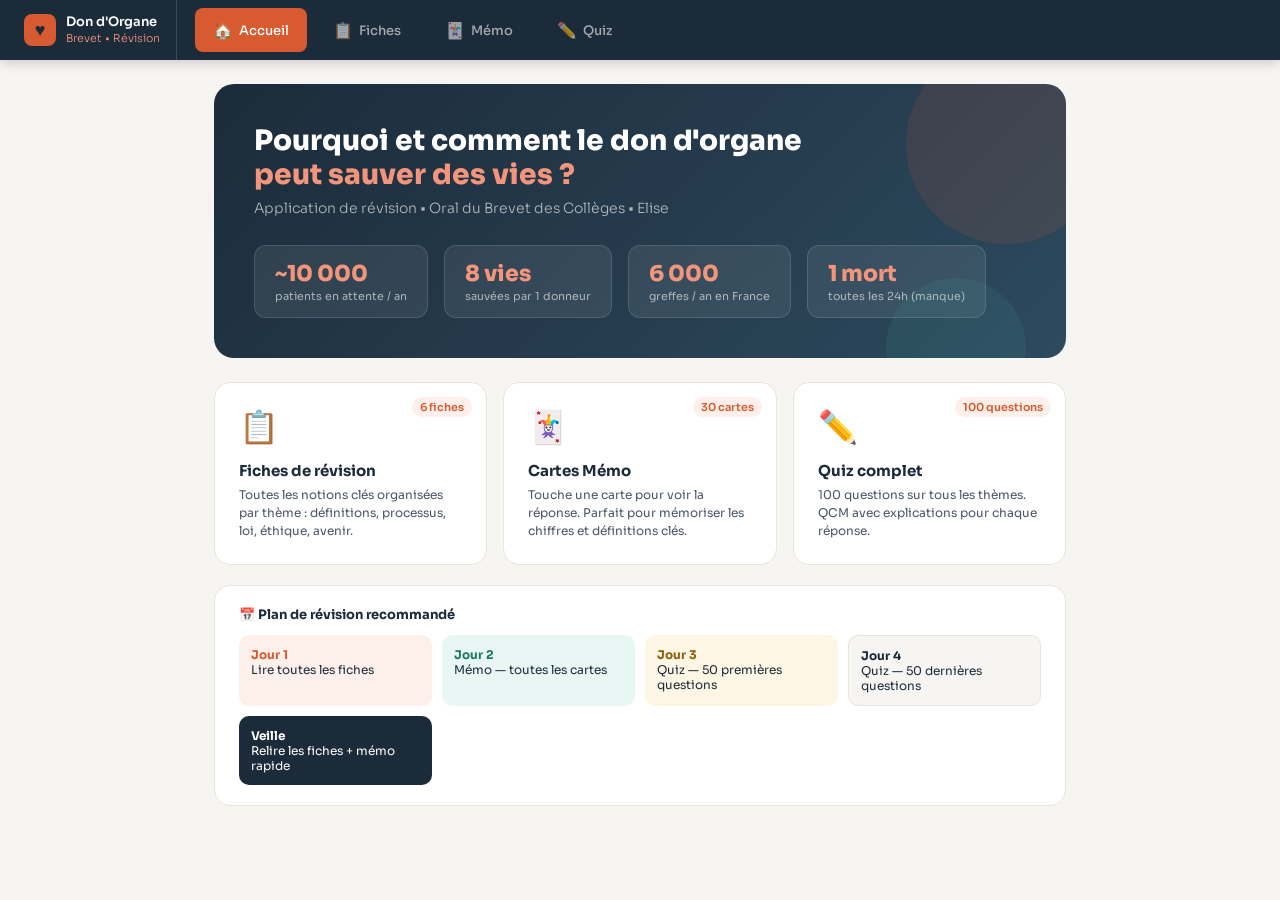
<file: oral.html>
<!DOCTYPE html>
<html lang="fr">
<head>
<meta charset="UTF-8">
<meta name="viewport" content="width=device-width, initial-scale=1.0">
<title>Don d'Organe — Révision Brevet</title>
<link href="https://fonts.googleapis.com/css2?family=Sora:wght@300;400;500;600;700;800&family=Lora:ital,wght@0,400;0,600;1,400&display=swap" rel="stylesheet">
<link rel="stylesheet" href="src/style.css">
</head>
<body>

<nav class="nav">
  <div class="nav-logo">
    <div class="nav-logo-icon">♥</div>
    <div class="nav-logo-text">Don d'Organe<span>Brevet • Révision</span></div>
  </div>
  <button class="nav-btn active" onclick="showScreen('home')" id="nav-home">
    <span class="icon">🏠</span><span>Accueil</span>
  </button>
  <button class="nav-btn" onclick="showScreen('fiches')" id="nav-fiches">
    <span class="icon">📋</span><span>Fiches</span>
  </button>
  <button class="nav-btn" onclick="showScreen('memo')" id="nav-memo">
    <span class="icon">🃏</span><span>Mémo</span>
  </button>
  <button class="nav-btn" onclick="showScreen('quiz')" id="nav-quiz">
    <span class="icon">✏️</span><span>Quiz</span>
  </button>
</nav>

<!-- ════════════════ HOME ════════════════ -->
<div id="screen-home" class="screen active">
  <div class="home-hero">
    <div class="home-title">Pourquoi et comment le don d'organe<br><em>peut sauver des vies ?</em></div>
    <div class="home-subtitle">Application de révision • Oral du Brevet des Collèges • Elise</div>
    <div class="home-stat-row">
      <div class="home-stat"><div class="home-stat-num">~10 000</div><div class="home-stat-label">patients en attente / an</div></div>
      <div class="home-stat"><div class="home-stat-num">8 vies</div><div class="home-stat-label">sauvées par 1 donneur</div></div>
      <div class="home-stat"><div class="home-stat-num">6 000</div><div class="home-stat-label">greffes / an en France</div></div>
      <div class="home-stat"><div class="home-stat-num">1 mort</div><div class="home-stat-label">toutes les 24h (manque)</div></div>
    </div>
  </div>
  <div class="card-grid">
    <div class="card" onclick="showScreen('fiches')">
      <div class="card-badge">6 fiches</div>
      <div class="card-icon">📋</div>
      <div class="card-title">Fiches de révision</div>
      <div class="card-desc">Toutes les notions clés organisées par thème : définitions, processus, loi, éthique, avenir.</div>
    </div>
    <div class="card" onclick="showScreen('memo')">
      <div class="card-badge">30 cartes</div>
      <div class="card-icon">🃏</div>
      <div class="card-title">Cartes Mémo</div>
      <div class="card-desc">Touche une carte pour voir la réponse. Parfait pour mémoriser les chiffres et définitions clés.</div>
    </div>
    <div class="card" onclick="showScreen('quiz')">
      <div class="card-badge">100 questions</div>
      <div class="card-icon">✏️</div>
      <div class="card-title">Quiz complet</div>
      <div class="card-desc">100 questions sur tous les thèmes. QCM avec explications pour chaque réponse.</div>
    </div>
  </div>
  <div class="plan-card">
    <div class="plan-title">📅 Plan de révision recommandé</div>
    <div class="plan-grid">
      <div class="plan-day" style="background:var(--coral-pale)"><strong style="color:var(--coral)">Jour 1</strong><br>Lire toutes les fiches</div>
      <div class="plan-day" style="background:var(--teal-pale)"><strong style="color:var(--teal)">Jour 2</strong><br>Mémo — toutes les cartes</div>
      <div class="plan-day" style="background:var(--amber-pale)"><strong style="color:#8B5E0A">Jour 3</strong><br>Quiz — 50 premières questions</div>
      <div class="plan-day" style="background:var(--mist);border:1px solid var(--border)"><strong>Jour 4</strong><br>Quiz — 50 dernières questions</div>
      <div class="plan-day" style="background:var(--navy);color:white"><strong>Veille</strong><br>Relire les fiches + mémo rapide</div>
    </div>
  </div>
</div>

<!-- ════════════════ FICHES ════════════════ -->
<div id="screen-fiches" class="screen">
  <div class="fiche-tabs">
    <button class="fiche-tab active" onclick="showFiche('f1',this)">I. Intro</button>
    <button class="fiche-tab" onclick="showFiche('f2',this)">II. Pourquoi vital ?</button>
    <button class="fiche-tab" onclick="showFiche('f3',this)">III. Comment ça marche ?</button>
    <button class="fiche-tab" onclick="showFiche('f4',this)">IV. Loi & Éthique</button>
    <button class="fiche-tab" onclick="showFiche('f5',this)">V. Avenir médical</button>
    <button class="fiche-tab" onclick="showFiche('f6',this)">VI. Questions jury</button>
  </div>

  <div id="fiche-f1" class="fiche-content active">
    <div class="fiche-card">
      <div class="fiche-header">
        <div class="fiche-header-icon" style="background:var(--coral-pale)">🎯</div>
        <div><div class="fiche-header-title">Introduction & Accroche</div><div class="fiche-header-sub">Durée : ~30 secondes</div></div>
      </div>
      <div class="fiche-body">
        <div class="key-fact">« En France, une personne meurt toutes les 24 heures faute d'organe disponible. »</div>
        <p>Ce chiffre publié par l'Agence de la Biomédecine résume l'urgence du sujet. Chaque année, près de <strong>10 000 patients</strong> attendent une greffe, et pourtant un seul donneur peut sauver jusqu'à <strong>8 vies</strong>.</p>
        <p><strong>Problématique :</strong> Pourquoi cette pénurie persiste-t-elle, et comment fonctionne concrètement le don d'organe ?</p>
        <p><strong>Plan annoncé :</strong></p>
        <div class="tag-row">
          <span class="tag tag-coral">II. Pourquoi vital ?</span>
          <span class="tag tag-teal">III. Comment ça marche</span>
          <span class="tag tag-coral">IV. Loi & éthique</span>
          <span class="tag tag-amber">V. Avenir médical</span>
        </div>
        <div class="key-fact key-fact-teal">Conseil : marquer une pause après l'accroche, regarder le jury, puis reprendre.</div>
      </div>
    </div>
  </div>

  <div id="fiche-f2" class="fiche-content">
    <div class="fiche-card">
      <div class="fiche-header">
        <div class="fiche-header-icon" style="background:#FEE8E8">💔</div>
        <div><div class="fiche-header-title">Pourquoi le don d'organe est-il vital ?</div><div class="fiche-header-sub">Durée : ~1 minute</div></div>
      </div>
      <div class="fiche-body">
        <p>Certains organes, lorsqu'ils sont atteints d'une maladie grave et <strong>irréversible</strong>, ne peuvent plus fonctionner même avec les meilleurs traitements. La greffe est alors la <strong>seule solution thérapeutique</strong>.</p>
        <div class="two-col">
          <div class="mini-card">
            <div class="mini-card-title">🫀 Organes transplantables</div>
            <ul><li>Reins (les plus fréquents)</li><li>Cœur</li><li>Foie</li><li>Poumons</li><li>Pancréas</li><li>Intestin</li></ul>
          </div>
          <div class="mini-card">
            <div class="mini-card-title">🦴 Tissus transplantables</div>
            <ul><li>Cornées (vue)</li><li>Peau</li><li>Os</li><li>Valves cardiaques</li><li>Moelle osseuse</li></ul>
          </div>
        </div>
        <div class="key-fact">1 donneur → jusqu'à 8 vies sauvées et +50 personnes aidées (tissus)</div>
        <p><strong>Maladies nécessitant une greffe :</strong> insuffisance rénale terminale, insuffisance cardiaque sévère, cirrhose hépatique avancée, maladies pulmonaires.</p>
        <div class="tag-row">
          <span class="tag tag-coral">~10 000 en attente / an</span>
          <span class="tag tag-teal">~6 000 greffes / an</span>
          <span class="tag tag-amber">1 mort / 24h (manque)</span>
        </div>
      </div>
    </div>
  </div>

  <div id="fiche-f3" class="fiche-content">
    <div class="fiche-card">
      <div class="fiche-header">
        <div class="fiche-header-icon" style="background:var(--teal-pale)">🏥</div>
        <div><div class="fiche-header-title">Comment fonctionne le don d'organe ?</div><div class="fiche-header-sub">Durée : ~1 min 30 — partie la plus importante</div></div>
      </div>
      <div class="fiche-body">
        <p><strong>Le don après décès (le plus fréquent) — 5 étapes à retenir :</strong></p>
        <div class="steps">
          <div class="step"><div class="step-num">1</div><div class="step-body"><div class="step-title">Mort encéphalique</div><div class="step-desc">Destruction totale et irréversible du cerveau. Constatée par 2 médecins indépendants. Le cœur bat encore grâce aux machines.</div></div></div>
          <div class="step"><div class="step-num">2</div><div class="step-body"><div class="step-title">Vérification du consentement</div><div class="step-desc">Consultation du Registre National des Refus. Si absent = donneur présumé. Les proches sont informés.</div></div></div>
          <div class="step"><div class="step-num">3</div><div class="step-body"><div class="step-title">Prélèvement chirurgical</div><div class="step-desc">Au bloc opératoire, dans des conditions stériles. Conservation dans le froid. Délais très courts selon l'organe.</div></div></div>
          <div class="step"><div class="step-num">4</div><div class="step-body"><div class="step-title">Attribution (Agence de la Biomédecine)</div><div class="step-desc">Selon compatibilité sanguine, urgence médicale, proximité géographique.</div></div></div>
          <div class="step"><div class="step-num">5</div><div class="step-body"><div class="step-title">Greffe sur le receveur</div><div class="step-desc">Opération chirurgicale spécialisée. Suivi médical strict après l'intervention.</div></div></div>
        </div>
        <div class="key-fact key-fact-teal">Don du vivant : possible pour 1 rein ou partie du foie. Réservé aux proches. Autorisation judiciaire obligatoire.</div>
        <div class="two-col" style="margin-top:14px">
          <div class="mini-card"><div class="mini-card-title">⏱ Durée de vie hors corps</div><ul><li>Cœur : 4–6 heures</li><li>Foie : 12–24 heures</li><li>Reins : 24–36 heures</li><li>Cornées : 7–14 jours</li></ul></div>
          <div class="mini-card"><div class="mini-card-title">👨‍⚕️ Qui décide ?</div><ul><li>Médecins ≠ de ceux du donneur</li><li>Agence de la Biomédecine</li><li>Liste nationale d'attente</li><li>Critères médicaux objectifs</li></ul></div>
        </div>
      </div>
    </div>
  </div>

  <div id="fiche-f4" class="fiche-content">
    <div class="fiche-card">
      <div class="fiche-header">
        <div class="fiche-header-icon" style="background:var(--amber-pale)">⚖️</div>
        <div><div class="fiche-header-title">Cadre légal & Éthique</div><div class="fiche-header-sub">Durée : ~1 minute</div></div>
      </div>
      <div class="fiche-body">
        <p><strong>Loi française :</strong> La loi Caillavet (1976) et la loi de 2017 instituent le <strong>consentement présumé</strong>.</p>
        <div class="key-fact">Tout Français est donneur par défaut, sauf inscription au Registre National des Refus.</div>
        <div class="two-col">
          <div class="mini-card">
            <div class="mini-card-title" style="color:var(--coral)">🚫 Pour REFUSER</div>
            <ul><li>S'inscrire sur le Registre National des Refus</li><li>En ligne, gratuit</li><li>Modifiable à tout moment</li><li>Ou témoignage oral auprès des proches</li></ul>
          </div>
          <div class="mini-card">
            <div class="mini-card-title" style="color:var(--teal)">✅ 3 Principes éthiques</div>
            <ul><li><strong>Gratuité</strong> : organes non monnayables</li><li><strong>Anonymat</strong> : donneur/receveur inconnus</li><li><strong>Liberté</strong> : consentement libre</li></ul>
          </div>
        </div>
        <p>Les médecins qui soignent le donneur sont <strong>toujours différents</strong> de ceux qui réalisent la greffe (éviter tout conflit d'intérêts).</p>
        <div class="key-fact key-fact-teal">En parler à ses proches est l'acte citoyen le plus important, même sans s'inscrire nulle part.</div>
      </div>
    </div>
  </div>

  <div id="fiche-f5" class="fiche-content">
    <div class="fiche-card">
      <div class="fiche-header">
        <div class="fiche-header-icon" style="background:var(--teal-pale)">🔬</div>
        <div><div class="fiche-header-title">Défis médicaux & Avenir</div><div class="fiche-header-sub">Durée : ~30 secondes</div></div>
      </div>
      <div class="fiche-body">
        <p><strong>Le rejet :</strong> Le système immunitaire attaque l'organe greffé (corps étranger). Solution = <strong>médicaments immunosuppresseurs à vie</strong>.</p>
        <div class="two-col">
          <div class="mini-card"><div class="mini-card-title">🐷 Xénogreffes</div><div class="mini-card-text">Organes de porcs génétiquement modifiés. 1ère greffe de cœur de porc sur humain : USA 2022.</div></div>
          <div class="mini-card"><div class="mini-card-title">🤖 Organes artificiels</div><div class="mini-card-text">Cœur artificiel total (Carmat, France). Dialyse pour les reins en attente.</div></div>
          <div class="mini-card"><div class="mini-card-title">🖨️ Bioimpression 3D</div><div class="mini-card-text">Imprimer des organes à partir des cellules du patient → zéro risque de rejet.</div></div>
          <div class="mini-card"><div class="mini-card-title">🧬 Thérapie génique</div><div class="mini-card-text">Modifier les cellules pour les rendre compatibles avec différents receveurs.</div></div>
        </div>
        <div class="key-fact">Cette partie montre à l'examinateur qu'Elise a approfondi le sujet au-delà du programme !</div>
      </div>
    </div>
  </div>

  <div id="fiche-f6" class="fiche-content">
    <div class="fiche-card">
      <div class="fiche-header">
        <div class="fiche-header-icon" style="background:var(--amber-pale)">❓</div>
        <div><div class="fiche-header-title">Questions fréquentes du jury</div><div class="fiche-header-sub">10 minutes de questions — à bien préparer</div></div>
      </div>
      <div class="fiche-body">
        <div class="qa-list">
          <div class="qa-item">
            <div class="qa-q">Q : Qu'est-ce que la mort encéphalique ?</div>
            <div class="qa-a">C'est la destruction totale et définitive de toutes les fonctions cérébrales, constatée par 2 médecins avec 2 examens distincts. Le cœur peut encore battre grâce aux machines mais la personne est légalement morte.</div>
          </div>
          <div class="qa-item">
            <div class="qa-q">Q : Peut-on refuser d'être donneur ?</div>
            <div class="qa-a">Oui, en s'inscrivant gratuitement sur le Registre National des Refus (en ligne). La décision peut être changée à tout moment.</div>
          </div>
          <div class="qa-item">
            <div class="qa-q">Q : Les familles peuvent-elles s'opposer ?</div>
            <div class="qa-a">Depuis 2017, non officiellement si la personne n'était pas inscrite au registre. Mais en pratique les équipes médicales écoutent les proches et cherchent les volontés du défunt.</div>
          </div>
          <div class="qa-item">
            <div class="qa-q">Q : Peut-on vendre ses organes ?</div>
            <div class="qa-a">Non. Le corps humain est hors commerce. C'est le principe de non-patrimonialité du corps humain, inscrit dans la loi. Toute transaction est interdite et punie.</div>
          </div>
          <div class="qa-item">
            <div class="qa-q">Q : Pourquoi manque-t-il d'organes ?</div>
            <div class="qa-a">La mort encéphalique est rare (accidents graves, AVC). Et parfois des familles s'y opposent faute d'avoir eu cette conversation avec leur proche.</div>
          </div>
          <div class="qa-item">
            <div class="qa-q">Q : Qu'est-ce que la xénogreffe ?</div>
            <div class="qa-a">Greffe d'organes d'animal à l'homme. Des porcs génétiquement modifiés sont utilisés. En 2022 aux USA, une 1ère greffe de cœur de porc sur un humain a été réalisée.</div>
          </div>
        </div>
      </div>
    </div>
  </div>
</div>

<!-- ════════════════ MÉMO ════════════════ -->
<div id="screen-memo" class="screen">
  <p class="memo-hint">👆 Touche une carte pour révéler la réponse — retouche pour la cacher</p>
  <div class="memo-score">
    <div class="memo-score-item"><div class="memo-score-num" id="memo-seen">0</div><div class="memo-score-label">Vues</div></div>
    <div class="memo-score-item"><div class="memo-score-num" style="color:var(--teal)" id="memo-known">0</div><div class="memo-score-label">Connues ✓</div></div>
    <div class="memo-score-item"><div class="memo-score-num" style="color:var(--coral)">30</div><div class="memo-score-label">Total</div></div>
    <div style="flex:1"></div>
    <button class="btn btn-outline" onclick="resetMemo()">↺ Réinitialiser</button>
  </div>
  <div class="memo-grid" id="memo-grid"></div>
</div>

<!-- ════════════════ QUIZ ════════════════ -->
<div id="screen-quiz" class="screen">
  <div id="quiz-start">
    <div class="quiz-start-card">
      <div style="font-size:36px;margin-bottom:12px">✏️</div>
      <div class="quiz-start-title">Quiz — 100 questions</div>
      <div class="quiz-start-sub">Teste tes connaissances sur tous les thèmes du sujet</div>
      <div class="quiz-cat-filter" id="cat-filter">
        <button class="cat-btn active" onclick="setCat('Tout',this)">Tout (100)</button>
        <button class="cat-btn" onclick="setCat('Définitions',this)">Définitions</button>
        <button class="cat-btn" onclick="setCat('Chiffres',this)">Chiffres</button>
        <button class="cat-btn" onclick="setCat('Processus',this)">Processus</button>
        <button class="cat-btn" onclick="setCat('Loi',this)">Loi & Éthique</button>
        <button class="cat-btn" onclick="setCat('Médical',this)">Médical</button>
        <button class="cat-btn" onclick="setCat('Avenir',this)">Avenir</button>
      </div>
      <button class="btn btn-primary" style="font-size:15px;padding:14px 32px" onclick="startQuiz()">Commencer le quiz →</button>
    </div>
  </div>
  <div id="quiz-game" style="display:none">
    <div class="quiz-header">
      <div class="quiz-progress-wrap">
        <div class="quiz-progress-label"><span id="q-label">Question 1/100</span><span id="q-cat-label"></span></div>
        <div class="quiz-progress-bar"><div class="quiz-progress-fill" id="q-progress" style="width:1%"></div></div>
      </div>
      <div class="quiz-score-badge">✓ <span id="q-score">0</span> / <span id="q-total-disp">100</span></div>
    </div>
    <div class="quiz-question-card">
      <div class="quiz-q-num" id="q-num">Question 1</div>
      <div class="quiz-q-text" id="q-text"></div>
      <div class="quiz-answers" id="q-answers"></div>
      <div class="quiz-explanation" id="q-explanation"></div>
    </div>
    <div class="quiz-nav">
      <button class="btn btn-outline" onclick="quitQuiz()">✕ Quitter</button>
      <button class="btn btn-primary" id="q-next" onclick="nextQuestion()" style="display:none">Question suivante →</button>
    </div>
  </div>
  <div id="quiz-result" style="display:none">
    <div class="quiz-result">
      <div class="result-stars" id="r-stars"></div>
      <div class="quiz-result-score" id="r-score"></div>
      <div class="quiz-result-label" id="r-label"></div>
      <div class="quiz-result-sub" id="r-sub"></div>
      <div class="result-btns">
        <button class="btn btn-primary" onclick="startQuiz()">↺ Recommencer</button>
        <button class="btn btn-outline" onclick="showScreen('fiches')">📋 Revoir les fiches</button>
      </div>
    </div>
  </div>
</div>

<script src="src/data.js"></script>
<script src="src/app.js"></script>
</body>
</html>
</file>
<file: src/style.css>
/* ════════════════════════════════════════
   DON D'ORGANE — RÉVISION BREVET
   Style principal
   ════════════════════════════════════════ */

:root {
  --coral: #D85A30;
  --coral-light: #F2957A;
  --coral-pale: #FDF0EB;
  --teal: #1A7A62;
  --teal-light: #4AADA0;
  --teal-pale: #E8F6F4;
  --amber: #E8A020;
  --amber-pale: #FEF6E4;
  --navy: #1C2B3A;
  --slate: #4A5568;
  --mist: #F7F5F2;
  --white: #FFFFFF;
  --border: #E8E4DF;
}

* { box-sizing: border-box; margin: 0; padding: 0; }

body {
  font-family: 'Sora', sans-serif;
  background: var(--mist);
  color: var(--navy);
  min-height: 100vh;
  overflow-x: hidden;
}

/* ── NAV ── */
.nav {
  display: flex;
  background: var(--navy);
  padding: 0 24px;
  gap: 4px;
  position: sticky;
  top: 0;
  z-index: 100;
  box-shadow: 0 2px 12px rgba(0,0,0,0.2);
}

.nav-logo {
  display: flex;
  align-items: center;
  gap: 10px;
  padding: 14px 16px 14px 0;
  margin-right: 12px;
  border-right: 1px solid rgba(255,255,255,0.15);
}

.nav-logo-icon {
  width: 32px; height: 32px;
  background: var(--coral);
  border-radius: 8px;
  display: flex;
  align-items: center;
  justify-content: center;
  font-size: 18px;
}

.nav-logo-text {
  color: white;
  font-size: 13px;
  font-weight: 600;
  line-height: 1.3;
}

.nav-logo-text span {
  color: var(--coral-light);
  font-weight: 300;
  font-size: 11px;
  display: block;
}

.nav-btn {
  padding: 10px 18px;
  border: none;
  background: transparent;
  color: rgba(255,255,255,0.6);
  font-family: 'Sora', sans-serif;
  font-size: 13px;
  font-weight: 500;
  cursor: pointer;
  border-radius: 8px;
  transition: all .2s;
  margin: 8px 2px;
  display: flex;
  align-items: center;
  gap: 6px;
}

.nav-btn:hover { background: rgba(255,255,255,0.08); color: white; }
.nav-btn.active { background: var(--coral); color: white; }
.nav-btn .icon { font-size: 16px; }

/* ── SCREENS ── */
.screen {
  display: none;
  padding: 24px;
  max-width: 900px;
  margin: 0 auto;
  animation: fadeIn .3s ease;
}

.screen.active { display: block; }

@keyframes fadeIn {
  from { opacity: 0; transform: translateY(8px); }
  to   { opacity: 1; transform: translateY(0); }
}

/* ── HOME ── */
.home-hero {
  background: linear-gradient(135deg, var(--navy) 0%, #2D4A5E 100%);
  border-radius: 20px;
  padding: 40px;
  margin-bottom: 24px;
  position: relative;
  overflow: hidden;
}

.home-hero::before {
  content: '';
  position: absolute; right: -40px; top: -40px;
  width: 200px; height: 200px;
  background: var(--coral); opacity: .12; border-radius: 50%;
}

.home-hero::after {
  content: '';
  position: absolute; right: 40px; bottom: -60px;
  width: 140px; height: 140px;
  background: var(--teal-light); opacity: .1; border-radius: 50%;
}

.home-title {
  font-size: 28px; font-weight: 800;
  color: white; line-height: 1.2; margin-bottom: 8px;
}
.home-title em { color: var(--coral-light); font-style: normal; }

.home-subtitle { color: rgba(255,255,255,0.65); font-size: 14px; font-weight: 300; margin-bottom: 28px; }

.home-stat-row { display: flex; gap: 16px; flex-wrap: wrap; }

.home-stat {
  background: rgba(255,255,255,0.08);
  border: 1px solid rgba(255,255,255,0.12);
  border-radius: 12px; padding: 14px 20px;
}

.home-stat-num { font-size: 22px; font-weight: 800; color: var(--coral-light); }
.home-stat-label { font-size: 11px; color: rgba(255,255,255,0.6); margin-top: 2px; }

.card-grid { display: grid; grid-template-columns: repeat(auto-fill, minmax(250px, 1fr)); gap: 16px; }

.card {
  background: white; border-radius: 16px; padding: 24px;
  cursor: pointer; border: 1.5px solid var(--border);
  transition: all .2s; position: relative; overflow: hidden;
}

.card:hover { transform: translateY(-3px); box-shadow: 0 8px 24px rgba(0,0,0,0.1); border-color: var(--coral); }

.card-icon { font-size: 32px; margin-bottom: 14px; }
.card-title { font-size: 15px; font-weight: 700; margin-bottom: 6px; }
.card-desc { font-size: 12px; color: var(--slate); line-height: 1.5; }

.card-badge {
  position: absolute; top: 14px; right: 14px;
  background: var(--coral-pale); color: var(--coral);
  font-size: 11px; font-weight: 600;
  padding: 3px 8px; border-radius: 20px;
}

.plan-card {
  margin-top: 20px; background: white;
  border-radius: 16px; padding: 20px 24px;
  border: 1.5px solid var(--border);
}

.plan-title { font-size: 13px; font-weight: 700; margin-bottom: 12px; }

.plan-grid { display: grid; grid-template-columns: repeat(auto-fill, minmax(160px, 1fr)); gap: 10px; }

.plan-day { border-radius: 10px; padding: 12px; font-size: 12px; }

/* ── FICHES ── */
.fiche-tabs { display: flex; gap: 8px; margin-bottom: 20px; flex-wrap: wrap; }

.fiche-tab {
  padding: 8px 16px; border-radius: 20px;
  border: 1.5px solid var(--border); background: white;
  font-family: 'Sora',sans-serif; font-size: 12px; font-weight: 600;
  cursor: pointer; transition: all .2s; color: var(--slate);
}

.fiche-tab.active { background: var(--coral); color: white; border-color: var(--coral); }

.fiche-content { display: none; }
.fiche-content.active { display: block; animation: fadeIn .25s ease; }

.fiche-card {
  background: white; border-radius: 16px;
  border: 1.5px solid var(--border); overflow: hidden; margin-bottom: 16px;
}

.fiche-header {
  padding: 18px 24px 14px; border-bottom: 1px solid var(--border);
  display: flex; align-items: center; gap: 12px;
}

.fiche-header-icon {
  width: 40px; height: 40px; border-radius: 10px;
  display: flex; align-items: center; justify-content: center;
  font-size: 20px; flex-shrink: 0;
}

.fiche-header-title { font-size: 15px; font-weight: 700; }
.fiche-header-sub { font-size: 12px; color: var(--slate); margin-top: 2px; }

.fiche-body { padding: 20px 24px; }
.fiche-body p { font-size: 14px; line-height: 1.8; color: var(--navy); margin-bottom: 12px; }
.fiche-body p:last-child { margin-bottom: 0; }

.tag-row { display: flex; flex-wrap: wrap; gap: 8px; margin: 12px 0; }

.tag { padding: 5px 12px; border-radius: 20px; font-size: 12px; font-weight: 600; }
.tag-coral { background: var(--coral-pale); color: var(--coral); }
.tag-teal  { background: var(--teal-pale);  color: var(--teal); }
.tag-amber { background: var(--amber-pale); color: #8B5E0A; }

.key-fact {
  background: var(--coral-pale);
  border-left: 4px solid var(--coral);
  border-radius: 0 10px 10px 0;
  padding: 12px 16px; margin: 12px 0;
  font-size: 13px; font-weight: 600; color: var(--coral);
}

.key-fact-teal { background: var(--teal-pale); border-left-color: var(--teal); color: var(--teal); }

.steps { }

.step { display: flex; gap: 14px; margin-bottom: 14px; }

.step-num {
  width: 28px; height: 28px; background: var(--coral); color: white;
  border-radius: 50%; display: flex; align-items: center; justify-content: center;
  font-size: 12px; font-weight: 700; flex-shrink: 0; margin-top: 2px;
}

.step-title { font-size: 13px; font-weight: 700; margin-bottom: 3px; }
.step-desc  { font-size: 12px; color: var(--slate); line-height: 1.6; }

.two-col { display: grid; grid-template-columns: 1fr 1fr; gap: 16px; margin: 12px 0; }

.mini-card { background: var(--mist); border-radius: 10px; padding: 14px; }
.mini-card-title { font-size: 12px; font-weight: 700; margin-bottom: 6px; }
.mini-card ul { padding-left: 16px; }
.mini-card li { font-size: 12px; color: var(--slate); line-height: 1.6; }
.mini-card-text { font-size: 12px; color: var(--slate); margin-top: 4px; line-height: 1.5; }

.qa-list { display: flex; flex-direction: column; gap: 14px; }

.qa-item { border: 1.5px solid var(--border); border-radius: 10px; overflow: hidden; }
.qa-q { background: var(--coral-pale); padding: 10px 16px; font-size: 13px; font-weight: 700; color: var(--coral); }
.qa-a { padding: 12px 16px; font-size: 13px; line-height: 1.6; }

/* ── MÉMO ── */
.memo-hint { font-size: 11px; color: var(--slate); text-align: center; margin-bottom: 16px; }

.memo-score {
  background: white; border-radius: 12px; padding: 14px 20px;
  display: flex; align-items: center; gap: 20px;
  margin-bottom: 20px; border: 1.5px solid var(--border);
}

.memo-score-item { text-align: center; }
.memo-score-num  { font-size: 22px; font-weight: 800; }
.memo-score-label { font-size: 11px; color: var(--slate); }

.memo-grid { display: grid; grid-template-columns: repeat(auto-fill, minmax(200px, 1fr)); gap: 14px; }

.memo-card {
  background: white; border-radius: 14px; padding: 18px;
  border: 1.5px solid var(--border); cursor: pointer;
  user-select: none; min-height: 120px;
  display: flex; flex-direction: column; justify-content: center;
  transition: all .2s; position: relative;
}

.memo-card:hover { box-shadow: 0 4px 16px rgba(0,0,0,0.1); }

.memo-front { text-align: center; }
.memo-front-icon { font-size: 28px; margin-bottom: 8px; }
.memo-front-text { font-size: 13px; font-weight: 600; line-height: 1.4; }
.memo-back { display: none; }

.memo-card.flipped .memo-front { display: none; }
.memo-card.flipped .memo-back { display: block; }
.memo-card.flipped { background: var(--navy); border-color: var(--navy); }
.memo-card.flipped .memo-back { color: white; font-size: 13px; line-height: 1.6; }

/* ── BUTTONS ── */
.btn {
  padding: 10px 20px; border-radius: 10px; border: none;
  font-family: 'Sora', sans-serif; font-size: 13px; font-weight: 600;
  cursor: pointer; transition: all .2s;
}

.btn-primary { background: var(--coral); color: white; }
.btn-primary:hover { background: #C04E28; }
.btn-outline { background: white; color: var(--navy); border: 1.5px solid var(--border); }
.btn-outline:hover { border-color: var(--coral); color: var(--coral); }

/* ── QUIZ ── */
.quiz-start-card {
  background: white; border-radius: 16px; padding: 28px;
  border: 1.5px solid var(--border); margin-bottom: 20px; text-align: center;
}
.quiz-start-title { font-size: 20px; font-weight: 800; margin-bottom: 8px; }
.quiz-start-sub   { font-size: 14px; color: var(--slate); margin-bottom: 24px; }

.quiz-cat-filter { display: flex; gap: 8px; margin-bottom: 24px; flex-wrap: wrap; justify-content: center; }

.cat-btn {
  padding: 6px 14px; border-radius: 20px;
  border: 1.5px solid var(--border); background: white;
  font-family: 'Sora', sans-serif; font-size: 12px; font-weight: 600;
  cursor: pointer; color: var(--slate); transition: all .2s;
}

.cat-btn.active { background: var(--navy); color: white; border-color: var(--navy); }

.quiz-header {
  background: white; border-radius: 16px; padding: 20px 24px;
  margin-bottom: 20px; border: 1.5px solid var(--border);
  display: flex; align-items: center; gap: 20px;
}

.quiz-progress-wrap { flex: 1; }
.quiz-progress-label { font-size: 12px; color: var(--slate); margin-bottom: 6px; display: flex; justify-content: space-between; }

.quiz-progress-bar { height: 8px; background: var(--border); border-radius: 4px; overflow: hidden; }
.quiz-progress-fill { height: 100%; background: linear-gradient(90deg, var(--coral), var(--coral-light)); border-radius: 4px; transition: width .4s ease; }

.quiz-score-badge { background: var(--teal-pale); color: var(--teal); padding: 8px 16px; border-radius: 10px; font-size: 13px; font-weight: 700; white-space: nowrap; }

.quiz-question-card { background: white; border-radius: 16px; padding: 28px; border: 1.5px solid var(--border); margin-bottom: 16px; }

.quiz-q-num  { font-size: 11px; color: var(--slate); font-weight: 600; text-transform: uppercase; letter-spacing: .05em; margin-bottom: 8px; }
.quiz-q-text { font-size: 16px; font-weight: 600; line-height: 1.5; margin-bottom: 20px; font-family: 'Lora', serif; }

.quiz-answers { display: flex; flex-direction: column; gap: 10px; }

.quiz-answer {
  padding: 14px 18px; border-radius: 12px;
  border: 1.5px solid var(--border); cursor: pointer;
  font-size: 13px; font-weight: 500; transition: all .2s;
  background: white; text-align: left;
  font-family: 'Sora', sans-serif; line-height: 1.4;
}

.quiz-answer:hover:not(:disabled) { border-color: var(--coral); background: var(--coral-pale); }
.quiz-answer.correct { background: var(--teal-pale); border-color: var(--teal); color: var(--teal); }
.quiz-answer.wrong   { background: #FEE8E8; border-color: #D44; color: #B33; }
.quiz-answer:disabled { cursor: default; }

.quiz-explanation {
  background: var(--amber-pale);
  border-left: 4px solid var(--amber);
  border-radius: 0 10px 10px 0;
  padding: 14px 16px; margin-top: 14px;
  font-size: 13px; line-height: 1.6; display: none;
}

.quiz-explanation.show { display: block; }

.quiz-nav { display: flex; justify-content: space-between; align-items: center; margin-top: 16px; }

.quiz-result { background: white; border-radius: 20px; padding: 40px; text-align: center; border: 1.5px solid var(--border); }

.quiz-result-score { font-size: 56px; font-weight: 800; color: var(--coral); line-height: 1; margin-bottom: 8px; }
.quiz-result-label { font-size: 18px; font-weight: 600; margin-bottom: 6px; }
.quiz-result-sub   { font-size: 14px; color: var(--slate); margin-bottom: 28px; }

.result-stars { font-size: 32px; margin-bottom: 16px; }
.result-btns  { display: flex; gap: 12px; justify-content: center; flex-wrap: wrap; }

/* ── RESPONSIVE ── */
@media (max-width: 600px) {
  .two-col { grid-template-columns: 1fr; }
  .home-stat-row { gap: 10px; }
  .nav-btn span:not(.icon) { display: none; }
  .home-title { font-size: 20px; }
}
</file>
